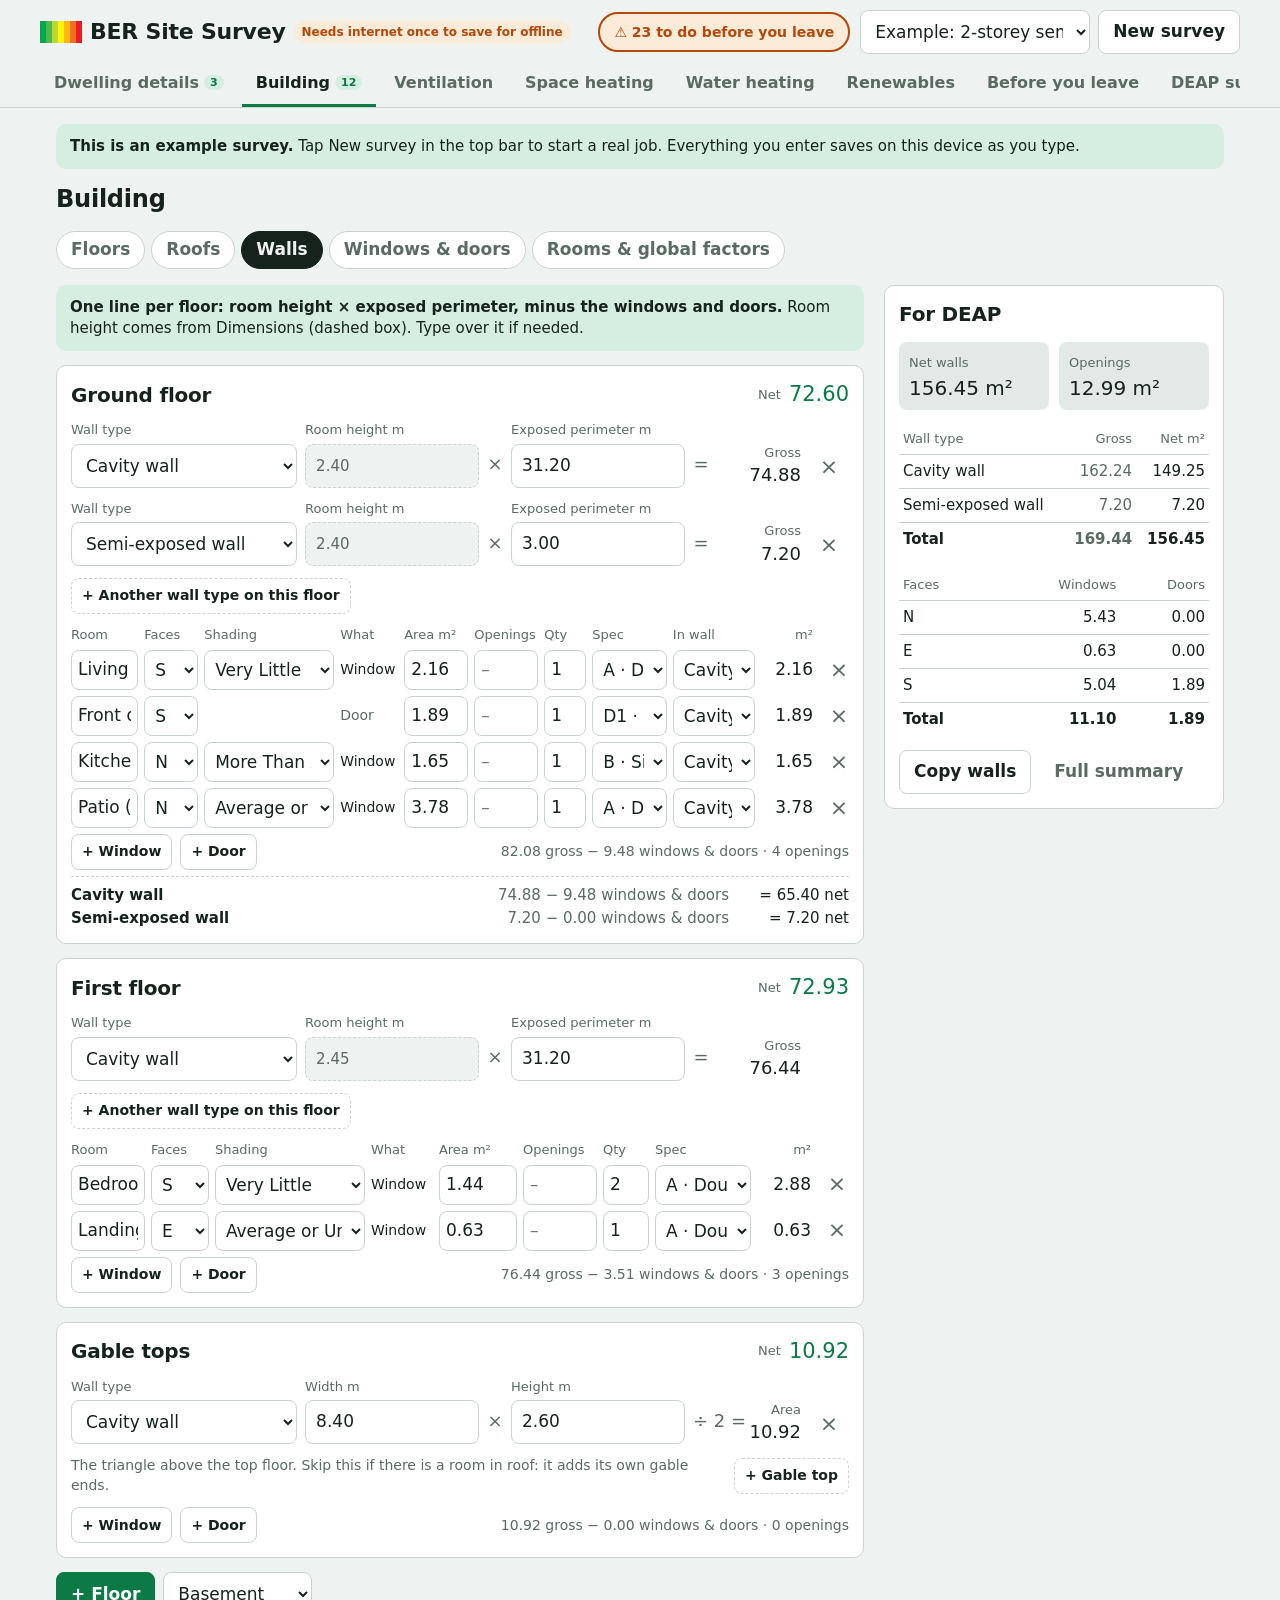
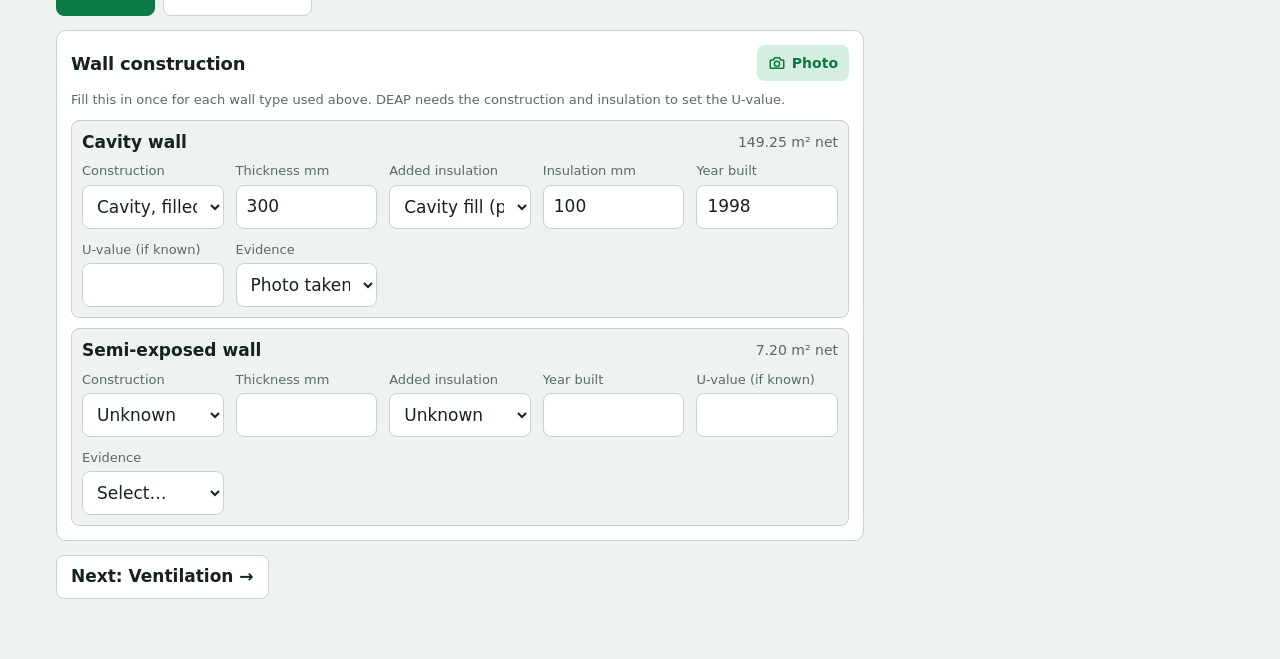
<file: index.html>
<!doctype html>
<html lang="en-IE">
<head>
<meta charset="utf-8">
<meta name="viewport" content="width=device-width, initial-scale=1, viewport-fit=cover">
<meta name="apple-mobile-web-app-capable" content="yes">
<meta name="mobile-web-app-capable" content="yes">
<meta name="apple-mobile-web-app-title" content="BER Survey">
<meta name="apple-mobile-web-app-status-bar-style" content="default">
<meta name="theme-color" content="#0b7a45">
<link rel="manifest" href="manifest.webmanifest">
<link rel="apple-touch-icon" href="apple-touch-icon.png">
<link rel="icon" href="icon-192.png">
<title>BER Site Survey</title>
<style>.offline-badge{font:600 12px/1 var(--f-body,system-ui);padding:5px 8px;border-radius:999px;white-space:nowrap}.offline-badge.ok{background:var(--accent-soft,#d6ede1);color:var(--accent,#0b7a45)}.offline-badge.wait{background:var(--warn-soft,#fdebd9);color:var(--warn,#b54708)}</style>
<style>:root{padding-top:env(safe-area-inset-top,0px);padding-bottom:env(safe-area-inset-bottom,0px)}body{margin:0}[hidden]{display:none!important}img{max-width:100%}</style>
<style>
/* Layout: sticky header + six DEAP section tabs; form groups in a two-up grid; walls column with a sticky DEAP totals panel beside it on iPad, stacked on phone */
:root{
  --bg:#eef2f0; --surface:#ffffff; --sunk:#e3e9e6; --line:#c9d3ce;
  --ink:#16231d; --muted:#5a6b63; --accent:#0b7a45; --accent-ink:#ffffff; --accent-soft:#d6ede1;
  --warn:#b54708; --warn-soft:#fdebd9; --danger:#b42318;
  --f-display:-apple-system,BlinkMacSystemFont,"SF Pro Display",system-ui,"Segoe UI",Roboto,sans-serif;
  --f-body:-apple-system,BlinkMacSystemFont,"SF Pro Text",system-ui,"Segoe UI",Roboto,sans-serif;
  --f-num:-apple-system,BlinkMacSystemFont,"SF Pro Text",system-ui,"Segoe UI",Roboto,sans-serif;
  --r:10px;
}
@media (prefers-color-scheme:dark){:root:not([data-theme="light"]){
  --bg:#101714; --surface:#18221d; --sunk:#0c120f; --line:#2c3a33;
  --ink:#e4ece8; --muted:#94a69d; --accent:#3cc47f; --accent-ink:#06170e; --accent-soft:#173828;
  --warn:#f59e4b; --warn-soft:#3a2413; --danger:#f0776b; color-scheme:dark}}
:root[data-theme="dark"]{
  --bg:#101714; --surface:#18221d; --sunk:#0c120f; --line:#2c3a33;
  --ink:#e4ece8; --muted:#94a69d; --accent:#3cc47f; --accent-ink:#06170e; --accent-soft:#173828;
  --warn:#f59e4b; --warn-soft:#3a2413; --danger:#f0776b; color-scheme:dark}
*{box-sizing:border-box}
body{background:var(--bg);color:var(--ink);font:17px/1.4 var(--f-body);-webkit-text-size-adjust:100%;-webkit-font-smoothing:antialiased}
.num,td.n,.v,.wnet,.fcalc{font-variant-numeric:tabular-nums}
button,input,select,textarea{font:inherit;color:inherit}
.num,input[inputmode=decimal],input[inputmode=numeric]{font-family:var(--f-num);font-variant-numeric:tabular-nums}
h1,h2,h3{font-family:var(--f-display);font-weight:700;margin:0;text-wrap:balance;letter-spacing:-.01em}
.label{font-family:var(--f-body);font-weight:500;font-size:13px;color:var(--muted)}

header.top{position:sticky;top:env(safe-area-inset-top,0px);z-index:5;background:var(--bg);border-bottom:1px solid var(--line);padding:10px 16px 0}
.top-row{display:flex;gap:10px;align-items:center;flex-wrap:wrap;max-width:1200px;margin:0 auto}
.brand{display:flex;align-items:center;gap:8px;margin-right:auto}
.bands{display:flex;height:22px}
.bands i{width:6px}
.brand h1{font-size:22px}
.survey-pick{display:flex;gap:8px;align-items:center}
.survey-pick select{max-width:230px}
@media (max-width:520px){.survey-pick{width:100%}.survey-pick select{flex:1;max-width:none}}
.tabs{display:flex;gap:4px;max-width:1200px;margin:8px auto 0;overflow-x:auto}
.tab{border:0;background:none;padding:10px 14px;font-family:var(--f-display);font-weight:600;font-size:16px;color:var(--muted);border-bottom:3px solid transparent;cursor:pointer;white-space:nowrap}
.tab[aria-selected=true]{color:var(--ink);border-bottom-color:var(--accent)}
.tab .soon{font-size:11px;color:var(--muted);margin-left:4px}

main{max-width:1200px;margin:0 auto;padding:16px 16px 60px}
.layout{display:grid;grid-template-columns:minmax(0,1fr) 340px;gap:20px;align-items:start}
@media (max-width:1100px){.layout{grid-template-columns:minmax(0,1fr)}}
.stack{display:flex;flex-direction:column;gap:14px;min-width:0}

input[type=text],input[type=date],input:not([type]),input[inputmode],select,textarea{background:var(--surface);border:1px solid var(--line);border-radius:8px;padding:9px 10px;min-height:44px;width:100%;min-width:0}
input:focus,select:focus,textarea:focus,button:focus-visible{outline:2px solid var(--accent);outline-offset:1px}
.btn{min-height:44px;padding:0 14px;border-radius:8px;border:1px solid var(--line);background:var(--surface);cursor:pointer;font-weight:600;white-space:nowrap}
.btn.primary{background:var(--accent);color:var(--accent-ink);border-color:var(--accent)}
.btn.ghost{background:none;border-color:transparent;color:var(--muted)}
.btn.danger{color:var(--danger)}
.btn.armed{background:var(--danger);color:#fff;border-color:var(--danger)}
.btn.small{min-height:36px;padding:0 10px;font-size:14px}

.intro{background:var(--accent-soft);border-radius:var(--r);padding:12px 14px;font-size:15px}
.intro b{font-weight:600}

.wall{background:var(--surface);border:1px solid var(--line);border-radius:var(--r);padding:14px;display:flex;flex-direction:column;gap:12px}
.wall-head{display:grid;grid-template-columns:76px minmax(0,1fr) 96px 96px;gap:10px;align-items:end}
.wall-head .span2{grid-column:span 2}
.wall-head .wtype{grid-column:1/4}
@media (max-width:520px){.wall-head{grid-template-columns:72px minmax(0,1fr) minmax(0,1fr)}.wall-head>.field:nth-child(2){grid-column:2/4}.wall-head .wtype{grid-column:1/3}}
.field{display:flex;flex-direction:column;gap:4px;min-width:0}
.seg{display:inline-flex;background:var(--sunk);border-radius:8px;padding:3px;gap:2px}
.seg button{border:0;background:none;padding:6px 12px;border-radius:6px;min-height:36px;cursor:pointer;font-weight:600;color:var(--muted)}
.seg button[aria-pressed=true]{background:var(--surface);color:var(--ink);box-shadow:0 1px 2px rgba(0,0,0,.15)}
.dirsel{font-weight:700;font-size:17px;text-align:center;background:var(--accent-soft)!important;border-color:var(--accent)!important}
input.auto::placeholder{color:var(--muted);font-size:15px}
input.auto{border-style:dashed;background:var(--bg)}
.wnetbox{display:flex;flex-direction:column;align-items:flex-end;justify-content:flex-end;min-height:44px}
.wnet{font-family:var(--f-num);font-size:21px;color:var(--accent)}
.wall.floor{gap:12px}
.fline{display:grid;grid-template-columns:minmax(0,1.3fr) minmax(0,1fr) 16px minmax(0,1fr) 16px 84px 40px;gap:8px;align-items:end}
.fline.old{grid-template-columns:minmax(0,1fr) 72px minmax(0,1.2fr) minmax(0,.8fr) 16px minmax(0,.8fr) 16px 84px 40px}
.sym{align-self:end;padding-bottom:11px;color:var(--muted);text-align:center;font-size:18px;white-space:nowrap}
.gross{display:flex;flex-direction:column;justify-content:flex-end;align-items:flex-end;min-height:44px}
.gross .v{font-family:var(--f-num);font-size:18px}
.xsp{width:40px}
.btn.dashed{border-style:dashed}
.ftbl{display:flex;flex-direction:column;gap:6px}
#rirSec{scroll-margin-top:200px}
.oprow{display:grid;grid-template-columns:minmax(0,1fr) 58px 150px 62px 78px 74px 46px minmax(0,1.3fr) 54px 32px;gap:6px;align-items:center}
.oprow.inw{grid-template-columns:minmax(0,.9fr) 54px 130px 58px 64px 64px 42px minmax(0,1fr) minmax(0,1.1fr) 52px 30px}
.bytype{display:flex;flex-direction:column;gap:2px;border-top:1px dashed var(--line);padding-top:8px}
.btrow{display:grid;grid-template-columns:minmax(0,1fr) auto 110px;gap:10px;align-items:baseline;font-size:15px}
.btrow .btname{font-weight:600;overflow:hidden;text-overflow:ellipsis;white-space:nowrap}
.btrow .num:last-child{text-align:right}
.btrow.bad .num:last-child{color:var(--danger);font-weight:600}
.oprow select,.oprow input{min-height:40px;padding:6px 6px}
.oph{font-family:var(--f-body);font-weight:500;font-size:13px;color:var(--muted)}
.oprow .r{text-align:right}
.kind{font-size:14px}.kind.door{color:var(--muted)}
@media (max-width:640px){
  .fline,.fline.old{grid-template-columns:1fr 1fr;row-gap:6px}.fline .sym{display:none}.fline .xsp{display:none}
  .oprow,.oprow.inw{grid-template-columns:64px 1fr 1fr 40px;padding:8px;background:var(--bg);border-radius:8px}.oprow>input:first-child{grid-column:1/-1}.oph{display:none}
}
.wrow{display:grid;grid-template-columns:52px minmax(0,1fr) auto 84px;gap:12px;align-items:center;padding:10px 14px}
.wrow .dir{min-height:44px;display:flex;align-items:center;justify-content:center;border-radius:8px;background:var(--accent-soft);font-weight:700;font-size:17px}
.wrow-m{display:flex;flex-direction:column;gap:6px;min-width:0}
.wrow .wnet{text-align:right}
.chips{display:flex;flex-wrap:wrap;gap:8px;align-items:center}
.chip{display:inline-flex;gap:6px;align-items:center;min-height:36px;padding:0 10px;border-radius:18px;background:var(--sunk);font-size:14px;border:0;color:inherit;cursor:pointer}
span.chip{min-height:28px;cursor:default;font-size:13px}
.code{background:var(--accent);color:var(--accent-ink);border-radius:4px;padding:0 6px;font-size:12px;font-weight:700}
.code.door{background:var(--muted);color:var(--surface)}
.code.big{font-size:18px;padding:2px 10px;border-radius:6px}
.oppanel{background:var(--bg);border:1px solid var(--line);border-radius:var(--r);padding:12px;display:flex;flex-direction:column;gap:12px}
.oppanel h4{margin:0;font-family:var(--f-display);font-size:17px}
.opgrid{display:grid;grid-template-columns:repeat(4,minmax(0,1fr));gap:10px}
@media (max-width:520px){.opgrid{grid-template-columns:1fr 1fr}}
.tchips{display:flex;flex-wrap:wrap;gap:6px}
.tchip{min-height:44px;padding:0 12px;border-radius:8px;border:1px solid var(--line);background:var(--surface);font-weight:600;font-size:15px;cursor:pointer}
.tchip[aria-pressed=true]{border:2px solid var(--accent);background:var(--accent-soft)}
.tchip.add{border-style:dashed;color:var(--muted);font-weight:400}
.otype{background:var(--surface)}
.rir{background:var(--surface)}
.rir-in{grid-template-columns:repeat(auto-fill,minmax(150px,1fr))!important}
input.calc{border:1px dashed var(--accent);background:var(--accent-soft)}
input.calc::placeholder{color:var(--accent);opacity:.9}
.label.calc{color:var(--accent)}
.rir-ins{display:grid;grid-template-columns:130px repeat(4,minmax(110px,1fr));gap:8px 10px;align-items:center;min-width:560px}
.sr{position:absolute;width:1px;height:1px;overflow:hidden;clip:rect(0 0 0 0);white-space:nowrap}
.x{min-height:40px;width:40px;border:0;background:none;color:var(--muted);font-size:22px;cursor:pointer;border-radius:8px}

.wall-foot{display:flex;align-items:center;gap:10px;flex-wrap:wrap;border-top:1px dashed var(--line);padding-top:12px}
.warn{background:var(--warn-soft);color:var(--warn);padding:6px 10px;border-radius:8px;font-size:14px}

aside.panel{position:sticky;top:calc(env(safe-area-inset-top,0px) + 110px);background:var(--surface);border:1px solid var(--line);border-radius:var(--r);padding:14px;display:flex;flex-direction:column;gap:14px}
@media (max-width:1100px){aside.panel{position:static}}
.totals{display:grid;grid-template-columns:1fr 1fr;gap:10px}
.totals div{background:var(--sunk);border-radius:8px;padding:8px 10px}
.totals .v{font-family:var(--f-num);font-size:20px;display:block}
.tbl-wrap{overflow-x:auto}
table{border-collapse:collapse;width:100%;font-size:15px}
th,td{text-align:left;padding:6px 4px;border-bottom:1px solid var(--line)}
th{font-family:var(--f-body);font-weight:500;font-size:13px;color:var(--muted)}
td.n,th.n{text-align:right;font-family:var(--f-num);font-variant-numeric:tabular-nums}
tr.tot td{font-weight:600;border-bottom:0}
.muted{color:var(--muted)}
.row{display:flex;gap:8px;flex-wrap:wrap;align-items:center}
.types{display:flex;flex-direction:column;gap:6px}
.types .row input{flex:1}
.note{font-size:14px;color:var(--muted)}
.pk-back{position:fixed;inset:0;background:rgba(0,0,0,.35);z-index:20;display:flex;align-items:center;justify-content:center;padding:16px}
.pk-sheet{background:var(--surface);color:var(--ink);border-radius:12px;width:100%;max-width:420px;max-height:80vh;display:flex;flex-direction:column;box-shadow:0 10px 40px rgba(0,0,0,.3)}
.pk-head{padding:14px 16px;font-weight:700;border-bottom:1px solid var(--line);display:flex;justify-content:space-between;align-items:center;gap:10px}
.pk-list{overflow-y:auto;-webkit-overflow-scrolling:touch}
.pk-opt{display:flex;justify-content:space-between;width:100%;text-align:left;min-height:48px;padding:0 16px;border:0;border-bottom:1px solid var(--line);background:none;cursor:pointer;font-size:17px}
.pk-opt.on{color:var(--accent);font-weight:700}
.pk-opt:disabled{color:var(--muted)}
.toast{position:fixed;left:50%;bottom:calc(20px + env(safe-area-inset-bottom,0px));transform:translateX(-50%);background:var(--ink);color:var(--bg);padding:10px 16px;border-radius:8px;font-weight:600;z-index:10}
.card{background:var(--surface);border:1px solid var(--line);border-radius:var(--r);padding:16px;display:flex;flex-direction:column;gap:10px;max-width:760px}
textarea{min-height:140px;font-family:var(--f-num);font-size:13px}
@media (prefers-reduced-motion:no-preference){.wall{transition:border-color .2s}}
.tab .cnt{font-family:var(--f-num);font-size:11px;background:var(--accent-soft);color:var(--accent);border-radius:9px;padding:1px 6px;margin-left:5px;vertical-align:2px}
.xfer summary{cursor:pointer;min-height:28px}
.subnav{display:flex;gap:6px;overflow-x:auto;padding-bottom:2px}
.subnav button{border:1px solid var(--line);background:var(--surface);border-radius:20px;padding:0 14px;min-height:38px;font-weight:600;cursor:pointer;white-space:nowrap;color:var(--muted)}
.subnav button[aria-pressed=true]{background:var(--ink);color:var(--bg);border-color:var(--ink)}
.group{background:var(--surface);border:1px solid var(--line);border-radius:var(--r);padding:14px;display:flex;flex-direction:column;gap:10px;min-width:0}
.group h3{font-size:18px}
.grid{display:grid;grid-template-columns:repeat(auto-fill,minmax(190px,1fr));gap:12px;align-items:start}
.grid .wide{grid-column:1/-1}
.seg.yn button{min-width:56px}
.multi{display:flex;flex-wrap:wrap;gap:6px}
.multi label{display:flex;align-items:center;gap:8px;border:1px solid var(--line);border-radius:8px;padding:0 12px;min-height:44px;cursor:pointer;background:var(--surface)}
.multi input{width:20px;height:20px;accent-color:var(--accent)}
.lrow{border:1px solid var(--line);border-radius:8px;padding:10px;display:flex;flex-direction:column;gap:8px;background:var(--bg)}
.lrow .grid{grid-template-columns:repeat(auto-fill,minmax(140px,1fr));align-items:end}
.lrow-h{display:flex;align-items:center;justify-content:space-between}
.fcalc{background:var(--accent-soft);border-radius:8px;padding:10px 12px;font-family:var(--f-num);font-size:15px}
.hint{font-size:13px;color:var(--muted)}
.report{background:var(--surface);border:1px solid var(--line);border-radius:var(--r);padding:20px;display:flex;flex-direction:column;gap:6px;min-width:0}
.rhead h2{font-size:26px;margin-bottom:6px}
.rsec{display:flex;flex-direction:column;gap:8px;padding-top:14px;min-width:0}
.rsec h3{font-size:21px;border-bottom:2px solid var(--accent);padding-bottom:4px}
.rsec h4{font-family:var(--f-display);font-size:16px;font-weight:600;color:var(--accent);margin:6px 0 0}
.rkv{display:grid;grid-template-columns:minmax(0,200px) minmax(0,1fr);gap:4px 18px;margin:0}
.rkv dt{color:var(--muted)}.rkv dd{margin:0;font-weight:600;min-width:0;overflow-wrap:anywhere}
.rcap{font-weight:600;margin-top:4px}
.rpart{display:flex;flex-direction:column;gap:4px;min-width:0}
.rtbl{font-size:14px;width:auto;min-width:min(100%,420px)}.rtbl td,.rtbl th{padding:5px 8px;white-space:nowrap}
.rtbl tbody tr:nth-child(even){background:var(--sunk)}
.rnone{margin:0;color:var(--muted);font-style:italic}
.checks{background:var(--surface);border:1px solid var(--line);border-radius:var(--r);padding:16px;display:flex;flex-direction:column;gap:10px}
.chip{font-weight:600;font-size:14px;padding:4px 10px;border-radius:14px}
.chip.ok{background:var(--accent-soft);color:var(--accent)}.chip.bad{background:var(--warn-soft);color:var(--warn)}
.chk-list{list-style:none;margin:0;padding:0;display:flex;flex-direction:column}
.chk-list li{display:flex;align-items:center;gap:10px;padding:8px 0;border-top:1px solid var(--line)}
.chk-list .dot{width:10px;height:10px;border-radius:50%;flex:none;background:var(--danger)}
.chk-list li.check .dot{background:var(--warn)}
.leave-badge{font:700 14px/1 var(--f-body,system-ui);padding:9px 14px;border-radius:999px;white-space:nowrap;cursor:pointer;border:2px solid transparent;min-height:40px}
.leave-badge.w{background:var(--warn-soft);color:var(--warn);border-color:var(--warn)}.leave-badge.ok{background:var(--accent-soft);color:var(--accent)}
.lv-grp{display:flex;align-items:center;gap:8px;margin-top:8px;font-weight:800;font-size:14px;letter-spacing:.04em;text-transform:uppercase}
.lv-grp .dot{width:10px;height:10px;border-radius:50%}
.lv-grp.site{color:var(--danger)}.lv-grp.site .dot{background:var(--danger)}
.lv-grp.desk{color:var(--muted)}.lv-grp.desk .dot,.chk-list li.desk .dot{background:var(--muted)}
.lv-grp.noted{color:var(--accent)}.lv-grp.noted .dot,.chk-list li.noted .dot{background:var(--accent)}
.leave .why{font-size:12px;font-weight:600;color:var(--warn);background:var(--warn-soft);border-radius:6px;padding:2px 7px;margin-left:6px;white-space:nowrap}
.leave .chk-list li{flex-wrap:wrap}.leave .chk-list .ct{flex:1 1 220px}
.btn.cam{background:var(--accent-soft);color:var(--accent);border-color:var(--accent)}.btn.muted-b{color:var(--muted)}
.lv-big{display:block;width:100%;margin-top:10px;padding:16px;border-radius:12px;font:800 18px/1.2 var(--f-body,system-ui);text-align:center;border:2px solid var(--line);background:var(--surface);color:var(--ink)}
.lv-big.go{background:var(--accent);border-color:var(--accent);color:#fff;cursor:pointer}
.chk-list .ct{flex:1;min-width:0;display:flex;flex-direction:column}
.chk-list .cs{font-size:13px;color:var(--muted)}
.imgs{display:grid;grid-template-columns:repeat(auto-fill,minmax(220px,1fr));gap:12px}
.img{margin:0;display:flex;flex-direction:column;gap:6px;min-width:0}
.img img{width:100%;max-width:100%;border:1px solid var(--line);border-radius:8px;background:#fff}
.img figcaption{font-weight:600;font-size:14px}
.camhd{display:flex;align-items:center;justify-content:space-between;gap:12px}
.camhd h3{margin:0}
.btn.camb{display:inline-flex;align-items:center;gap:6px;color:var(--accent);background:var(--accent-soft);border-color:transparent;flex:none}
.pstrip{display:flex;gap:10px;flex-wrap:wrap}
.pfig{margin:0;width:112px;display:flex;flex-direction:column;gap:2px}
.pfig .pth{padding:0;border:1px solid var(--line);border-radius:8px;overflow:hidden;width:112px;height:96px;background:#fff;cursor:pointer;display:block}
.pfig .pth img{width:100%;height:100%;object-fit:cover;display:block}
.pfig input{border:0;border-bottom:1px solid transparent;border-radius:0;background:none;padding:2px 0;min-height:0;font-size:13px;color:var(--muted);width:100%;text-overflow:ellipsis}
.pfig input:focus{border-bottom-color:var(--accent);color:var(--ink);outline:none}
.prow{display:grid;grid-template-columns:170px 1fr;gap:12px;padding:12px 0;border-top:1px solid var(--line)}
.prow:first-child{border-top:0}
.prow .sn{font-weight:600;font-size:15px}.prow .sn small{display:block;font-weight:400;color:var(--muted);font-size:13px}
@media (max-width:560px){.prow{grid-template-columns:1fr}}
.pview{position:fixed;inset:0;z-index:50;background:rgba(0,0,0,.82);display:flex;flex-direction:column;align-items:center;justify-content:center;gap:12px;padding:20px}
.pview img{max-width:100%;max-height:calc(100% - 120px);border-radius:8px;background:#fff}
.pview .cap{color:#fff;font-weight:600;text-align:center}
.two{display:grid;grid-template-columns:repeat(auto-fit,minmax(min(100%,420px),1fr));gap:14px;align-items:start}
.ent-top{display:flex;gap:10px;align-items:center;flex-wrap:wrap}
.ent-top h2{font-size:22px;margin-right:auto}
.prog{height:8px;background:var(--sunk);border-radius:4px;overflow:hidden;width:100%}
.prog i{display:block;height:100%;background:var(--accent)}
.subnav .left{font-family:var(--f-num);font-size:12px;margin-left:6px;opacity:.75}
.subnav button.alldone{color:var(--accent)}
.ents{background:var(--surface);border:1px solid var(--line);border-radius:var(--r);overflow:hidden}
.ent{display:grid;grid-template-columns:52px minmax(0,220px) minmax(0,1fr);gap:4px 12px;align-items:center;padding:8px 12px 8px 4px;border-bottom:1px solid var(--line)}
.ent:last-child{border-bottom:0}
.ent-cap{padding:12px 14px 6px;font-family:var(--f-display);font-weight:600;font-size:17px;border-bottom:1px solid var(--line);background:var(--sunk)}
.ent-k{color:var(--muted);min-width:0;overflow-wrap:anywhere}
.ent-v{display:flex;flex-wrap:wrap;gap:6px;min-width:0}
.ent.done .ent-k,.ent.done .cp{opacity:.45}
.ent.done .cp b{text-decoration:line-through}
.ent.info{grid-template-columns:52px minmax(0,220px) minmax(0,1fr);background:var(--sunk)}
.tick{width:44px;height:44px;border-radius:10px;border:2px solid var(--line);background:var(--surface);cursor:pointer;font-size:22px;line-height:1;color:var(--accent-ink);justify-self:center}
.tick[aria-checked=true]{background:var(--accent);border-color:var(--accent)}
.cp{display:inline-flex;flex-direction:column;align-items:flex-start;gap:0;text-align:left;border:1px solid var(--line);background:var(--bg);border-radius:8px;padding:5px 10px;min-height:44px;justify-content:center;cursor:pointer;max-width:100%}
.cp b{font-weight:600;overflow-wrap:anywhere;white-space:pre-wrap}
.cp .label{font-size:11px}
.cp:active{background:var(--accent-soft)}
@media (max-width:600px){.ent{grid-template-columns:52px minmax(0,1fr)}.ent-v{grid-column:2}}
</style>

<header class="top">
  <div class="top-row">
    <div class="brand">
      <div class="bands" aria-hidden="true"><i style="background:#00a651"></i><i style="background:#50b848"></i><i style="background:#bed630"></i><i style="background:#fff200"></i><i style="background:#fdb913"></i><i style="background:#f37021"></i><i style="background:#ed1c24"></i></div>
      <h1>BER Site Survey</h1>
      <span class="offline-badge" id="offlineBadge" hidden></span>
    </div>
    <button class="leave-badge" id="leaveBadge" hidden></button>
    <div class="survey-pick">
      <select id="surveySel" aria-label="Current survey"></select>
      <button class="btn" id="newSurvey">New survey</button>
    </div>
  </div>
  <nav class="tabs" role="tablist" id="tabs"></nav>
</header>

<main id="main"></main>
<div class="toast" id="toast" hidden></div>

<script>
(function(){
const KEY='ber-survey-v1';
const ORIENTS=['N','NE','E','SE','S','SW','W','NW'];
const DEFAULT_TYPES=['Cavity wall','Solid wall','Timber frame','Hollow block','Semi-exposed wall','Unknown'];
// ---- DEAP survey schema ----
const YN={type:'yn'};
const OVERSHADE=['None or very little','Modest','Significant','Heavy'];
// window overshading in DEAP's own words, set on each window
const WIN_SHADE=['Very Little','Average or Unknown','More Than Average','Heavy'];
const OLD_SHADE={'None or very little':'Very Little','Modest':'Average or Unknown','Significant':'More Than Average','Heavy':'Heavy'};
const opShade=o=>o.kind==='door'?'':o.shade||'';
const FUELS=['Heating oil','Mains gas','Bulk LPG','Bottled LPG','Electricity','Wood pellets (bags)','Wood pellets (bulk)','Wood logs','Wood chips','Coal','Anthracite','Smokeless fuel','Solid multi-fuel','Peat briquettes','Sod peat','None'];
const F=(id,label,o)=>Object.assign({id,label,type:'text'},o||{});
const N=(id,label,o)=>F(id,label,Object.assign({type:'num'},o));
const S_=(id,label,options,o)=>F(id,label,Object.assign({type:'select',options},o));
const B=(id,label,o)=>F(id,label,Object.assign({type:'yn'},o));
const NOTES=id=>({title:'Notes',fields:[F(id||'notes','Notes',{type:'textarea',wide:1})]});
const is=(k,...v)=>d=>v.includes(d[k]);

const EVID=['Measured on site','Photo taken','Receipt / cert','Homeowner info','Assumed / default'];
const WALL_FIELDS=[
  S_('cons','Construction',['Unknown','Cavity, unfilled','Cavity, filled','Solid masonry','Hollow block','Stone','Timber frame','Steel frame','Other']),
  N('thick','Thickness mm',{int:1}),
  S_('ins','Added insulation',['Unknown','None','Cavity fill (pumped bead / fibre)','Internal dry-lining','External insulation','Built-in insulation (new build)']),
  N('insmm','Insulation mm',{int:1,show:d=>d.ins&&d.ins!=='None'&&d.ins!=='Unknown'}),
  F('year','Year built'),N('u','U-value (if known)'),S_('ev','Evidence',EVID)];

const WIN_FIELDS=[
  S_('glazing','Glazing type',['Single','Double','Double low-E','Triple','Triple low-E','Secondary glazing']),
  S_('frame','Frame',['PVC','Wood','Metal','Metal with thermal break','Composite']),
  S_('gap','Gap',['6 mm','12 mm','16 mm or more'],{show:d=>d.glazing!=='Single'}),S_('fill','Gas fill',['Air','Argon','Unknown'],{show:d=>d.glazing!=='Single'}),
  N('win_u','U-value (if certified)'),S_('win_u_src','U-value evidence',['Cert / datasheet on file','Label seen on window','None, use DEAP default']),F('win_year','Year installed')];
const DOOR_FIELDS=[S_('doortype','Door type',['Solid wood','Half glazed','Fully glazed','PVC','Composite','Insulated steel']),N('door_u','U-value (if certified)'),S_('door_u_src','U-value evidence',['Cert / datasheet on file','None, use DEAP default'])];
// Tab and field order follow the DEAP software tabs as listed in SEAI's DEAP Survey Guide
const PART=S_('part','Part of house',['Original','Extension 1','Extension 2','Extension 3']);
const SECTIONS=[
  {id:'details',name:'Dwelling details',groups:[
    {title:'Property',fields:[
      N('mprn','MPRN',{int:1}),
      F('_name','Property address',{wide:1}),
      F('eircode','Eircode'),F('county','County'),
      S_('dtype','Dwelling type',['Ground-floor apartment','Mid-floor apartment','Top-floor apartment','End of terrace house','Mid-terrace house','Semi-detached house','Detached house','Maisonette','Basement apartment']),
      N('year','Dwelling age (year built)',{int:1}),
      B('ext','Is there an extension?'),F('extyear','Extension age (year built)',{show:is('ext','Yes'),hint:'List each in order, e.g. 2018, 2026. Roofs and floors marked Extension 1 get the first year in DEAP, Extension 2 the second.'}),
      N('storeys','No. of storeys',{int:1}),N('rooms','No. of habitable rooms',{int:1})]},
    {title:'Rating',fields:[
      S_('purpose','Purpose of rating',['Sale','Letting','Grant support','New dwelling for owner occupation','Other']),
      S_('rtype','Type of rating',['Existing','Provisional','New final']),
      F('date','Date of survey',{type:'date'}),F('client','Client'),F('client_tel','Client phone'),
      F('planning','Planning ref (new dwellings)')]},
    {title:'Sketches & photos',custom:'images'},
    {title:'Comment box',fields:[F('notes','Comments',{type:'textarea',wide:1})]}]},
  {id:'building',name:'Building',subs:[
    {id:'dims',name:'Floors',groups:[
      {title:'Storey heights and floor areas',hint:'Internal dimensions per storey. Room height is floor to ceiling. Enter room in roof as its own storey.',fields:[
        F('storeys','Storeys',{type:'list',add:'+ Storey',cols:[S_('level','Level',['Ground floor','First floor','Second floor','Third floor','Room in roof','Basement']),N('area','Floor area m²'),N('height','Storey height m')]}),
        F('_c','',{type:'calc',calc:'dims'})]},
      {title:'Living area',fields:[N('living','Living area m²',{hint:'Largest public room plus any open-plan space'}),F('_c2','',{type:'calc',calc:'livingFrac'})]},
      {title:'Heat loss floors',fields:[
        F('floors','Heat loss floors',{type:'list',add:'+ Heat loss floor',cols:[
          PART,S_('type','Floor type',['Solid ground floor','Suspended timber','Suspended concrete','Exposed floor (over outside air)','Semi-exposed (over garage)']),
          N('area','Area m²'),N('perim','Exposed perimeter m'),N('ins','Insulation mm'),N('u','U-value (if known)'),S_('ev','Evidence',EVID)]})]},
      NOTES()]},
    {id:'roofs',name:'Roofs',groups:[
      {title:'Heat loss roofs',fields:[
        F('roofs','Roofs',{type:'list',add:'+ Roof',cols:[
          PART,S_('type','Roof type',['Pitched, insulated at joists','Pitched, insulated at rafters','Flat roof','Room in roof'],{onpick:rirPick}),
          S_('attic','Attic space',['Ventilated','Unventilated','No attic']),
          N('area','Area m²'),N('ins','Insulation mm'),S_('mat','Insulation type',['Mineral wool','PIR / PUR board','EPS','Sheep wool','Unknown']),N('u','U-value (if known)'),S_('ev','Evidence',EVID)]})]},
      {title:'Room in roof',custom:'rir'},
      NOTES()]},
    {id:'walls',name:'Walls',walls:true},
    {id:'openings',name:'Windows & doors',groups:[
      {title:'Window types',custom:'wintypes'},
      {title:'Door types',custom:'doortypes'},
      {title:'Windows/doors draught stripping',fields:[
        N('op_total','Total openings',{int:1,phFn:()=>'('+wallOpCount()+' on walls)',hint:'Leave blank to use the openings from your walls'}),
        N('op_strip','Openings draught stripped',{int:1}),
        F('_c','',{type:'calc',calc:'drstrip'})]},
      {title:'What DEAP gets',custom:'deaplines'},
      {title:'Roof lights',fields:[
        F('rooflights','Roof lights',{type:'list',add:'+ Roof light',cols:[N('w','Width m'),N('h','Height m'),N('qty','Qty',{int:1}),S_('orient','Faces',['Horizontal'].concat(ORIENTS)),N('pitch','Pitch °')]})]},
      NOTES()]},
    {id:'fabric',name:'Rooms & global factors',groups:[
      {title:'Thermal bridging',fields:[
        S_('tb','Thermal bridging factor',['Default 0.15','Acceptable Construction Details 0.08','Calculated value']),
        N('y','y-value W/m²K',{show:is('tb','Calculated value')})]},
      {title:'Thermal mass',fields:[S_('mass','Thermal mass category',['Low','Medium-low','Medium','Medium-high','High'])]},
      NOTES()]}
  ]},
  {id:'vent',name:'Ventilation',groups:[
    {title:'Infiltration due to openings',fields:[
      N('chimneys','Chimneys',{int:1}),N('flues','Open flues',{int:1}),N('fans','Intermittent fans',{int:1}),
      N('vents','Background / passive vents',{int:1}),N('flueless','Flueless combustion room heaters',{int:1}),
      B('lobby','Draught lobby')]},
    {title:'Structural air tightness',fields:[
      B('tested','Pressure test done'),
      N('q50','Result m³/(h·m²) at 50 Pa',{show:is('tested','Yes')}),F('testcert','Test cert ref',{show:is('tested','Yes')}),
      S_('structure','Structure type',['Masonry','Timber frame or steel frame'],{show:d=>d.tested!=='Yes'}),
      S_('susfloor','Ground floor',['Solid','Suspended, sealed','Suspended, unsealed'],{show:d=>d.tested!=='Yes'}),
      N('hatches','Attic hatches',{int:1,show:d=>d.tested!=='Yes'}),N('hatches_ds','Attic hatches draught stripped',{int:1,show:d=>d.tested!=='Yes'}),
      S_('sheltered','Sheltered sides',['0','1','2','3','4'])]},
    {title:'Ventilation method',fields:[
      S_('mech','Ventilation method',['Natural ventilation','Positive input from loft','Positive input from outside','Whole-house extract','Balanced, with heat recovery (MVHR)','Balanced, no heat recovery']),
      F('mv_model','Make & model',{show:d=>d.mech&&d.mech!=='Natural ventilation'}),
      N('sfp','Specific fan power W/(l/s)',{show:d=>d.mech&&d.mech!=='Natural ventilation'}),
      N('hre','Heat recovery efficiency %',{show:is('mech','Balanced, with heat recovery (MVHR)')}),
      S_('ducts','Ducting',['Rigid','Flexible','Rigid and flexible'],{show:d=>d.mech&&d.mech!=='Natural ventilation'}),
      S_('ductins','Ducts insulated',['Yes','No','Not applicable'],{show:is('mech','Balanced, with heat recovery (MVHR)')})]},
    NOTES()]},
  {id:'heat',name:'Space heating',groups:[
    {title:'Main space and water heating system',fields:[
      S_('src','Heat source',['Oil boiler','Gas boiler','LPG boiler','Solid fuel boiler','Biomass boiler','Heat pump, air to water','Heat pump, ground to water','Heat pump, exhaust air','Electric storage heaters','Direct electric heaters','Solid fuel stove with back boiler','Range cooker boiler','Group heating scheme','District heating scheme','CHP','None']),
      S_('fuel','Fuel',FUELS),F('make','Make & model',{hint:'For HARP database lookup'}),
      N('eff','Efficiency % / SPF'),S_('eff_src','Efficiency evidence',['HARP database','Manufacturer datasheet','Commissioning cert','DEAP default']),F('harp','HARP reference'),F('hyear','Year installed'),
      B('cond','Condensing',{show:d=>/boiler/i.test(d.src||'')}),
      S_('flue','Flue type',['Open','Balanced','Fan assisted'],{show:d=>/boiler/i.test(d.src||'')}),
      B('inside','Boiler in heated space',{show:d=>/boiler/i.test(d.src||'')}),
      N('flow','Design flow temp °C',{show:d=>/heat pump/i.test(d.src||'')}),
      N('dlf','Distribution loss factor',{show:is('src','Group heating scheme','District heating scheme')})]},
    {title:'Controls and responsiveness',fields:[
      S_('emit','Heat emitters',['Radiators','Underfloor heating','Radiators and underfloor','Fan coil units','Storage heaters','Room heaters','Warm air']),
      F('controls','Controls present',{type:'multi',wide:1,options:['Programmer','Time switch','Room thermostat','Programmable room thermostat','Cylinder thermostat','TRVs','Boiler interlock','Time and temperature zone control','Weather compensator','Load compensator','Delayed start thermostat','Flow switch','Bypass','Boiler energy manager']})]},
    {title:'Pumps and fans',fields:[
      B('pump','Central heating pump'),B('pump_in','Pump in heated space',{show:is('pump','Yes')}),
      B('oilpump_in','Oil boiler fuel pump inside',{show:is('fuel','Heating oil')}),
      B('fluefan','Gas boiler flue fan',{show:d=>/Mains gas|LPG/.test(d.fuel||'')}),
      B('warmair','Warm air heating or fan coil radiators')]},
    {title:'Secondary heating system',fields:[
      S_('sec','Secondary system',['None','Open fire in grate','Open fire with back boiler','Closed room heater','Gas fire','Electric heater','Flueless gas heater','Other']),
      S_('secfuel','Fuel',FUELS,{show:d=>d.sec&&d.sec!=='None'}),N('seceff','Efficiency %',{show:d=>d.sec&&d.sec!=='None'})]},
    NOTES()]},
  {id:'water',name:'Water heating',groups:[
    {title:'Options',fields:[
      S_('src','Water heat source',['Same as main space heating','Secondary heating system','Electric immersion only','Instantaneous electric','Heat pump','Group heating scheme','Other']),
      B('combi','Combi boiler'),
      B('distloss','Distribution losses'),B('storeloss','Storage losses'),
      B('summer_imm','Supplementary electric water heating in summer'),
      S_('imm','Immersion',['None','Single','Dual'])]},
    {title:'Storage',fields:[
      B('cyl','Hot water cylinder'),
      N('vol','Water storage volume L',{show:is('cyl','Yes')}),
      S_('cylins','Insulation type',['Factory insulated','Loose jacket','None'],{show:is('cyl','Yes')}),
      N('cylmm','Insulation thickness mm',{show:is('cyl','Yes')}),
      B('indoors','Storage indoors',{show:is('cyl','Yes')}),
      B('cylstat','Cylinder thermostat',{show:is('cyl','Yes')}),
      S_('primins','Primary pipework insulated',['None','First 1 m from cylinder','All accessible pipework','Fully insulated'],{show:is('cyl','Yes')}),
      S_('primcirc','Primary circuit',['Pumped','Gravity'],{show:is('cyl','Yes')}),
      B('septime','Water separately timed',{show:is('cyl','Yes')})]},
    {title:'Showers and baths',fields:[
      F('showers','Showers',{type:'list',add:'+ Shower',cols:[S_('type','Shower type',['Vented mixer','Electric','Pumped / power','Mains pressure mixer']),N('flow','Flow l/min'),S_('restrict','Flow restrictor',['No','Yes']),S_('wwhr','WWHR',['No','Yes'])]}),
      N('baths','Baths',{int:1})]},
    {title:'Solar',fields:[
      B('solar','Solar thermal panels'),
      S_('coll','Collector type',['Flat plate','Evacuated tube'],{show:is('solar','Yes')}),
      N('aper','Aperture area m²',{show:is('solar','Yes')}),
      N('eta0','Zero loss collector efficiency',{show:is('solar','Yes')}),N('a1','Collector heat loss coefficient',{show:is('solar','Yes')}),
      S_('sorient','Orientation',ORIENTS,{show:is('solar','Yes')}),N('spitch','Tilt °',{show:is('solar','Yes')}),
      S_('sshade','Overshading',OVERSHADE,{show:is('solar','Yes')}),
      N('svol','Dedicated solar storage L',{show:is('solar','Yes')}),F('smodel','Make & model',{show:is('solar','Yes')})]},
    NOTES()]},
  {id:'gen',name:'Renewables',groups:[
    {title:'Solar PV',fields:[
      F('pv','PV arrays',{type:'list',add:'+ PV array',cols:[N('panels','Number of panels',{int:1}),N('wp','Peak power per panel W'),N('kwp','Array peak power kWp'),S_('orient','Orientation',ORIENTS),N('pitch','Tilt °'),S_('shade','Overshading',OVERSHADE),S_('ev','Evidence',['Cert / commissioning report','Panel label','Estimated'])]}),
      N('battery','Battery kWh'),F('pvmodel','Panels / inverter make')]},
    {title:'Wind',fields:[B('wind','Wind turbine'),N('windkw','Rated output kW',{show:is('wind','Yes')}),N('hub','Hub height m',{show:is('wind','Yes')})]},
    {title:'Micro-CHP',fields:[B('chp','Micro-CHP'),F('chpmodel','Make & model',{show:is('chp','Yes')}),N('chpeff','Electrical efficiency %',{show:is('chp','Yes')})]},
    NOTES()]},
  {id:'leave',name:'Before you leave',util:true},
  {id:'summary',name:'DEAP summary',util:true},
  {id:'entry',name:'Enter in DEAP',util:true},
  {id:'backup',name:'Backup',util:true}
];
const BSUBS=SECTIONS[1].subs;
const uid=()=>Math.random().toString(36).slice(2,9);
const n=v=>{const x=parseFloat(String(v).replace(',','.'));return isFinite(x)?x:0};
const f2=v=>(Math.round(v*100)/100).toFixed(2);

function blankWall(o){return Object.assign({id:uid(),name:'',orient:'S',type:DEFAULT_TYPES[0],shape:'rect',L:'',H:'',apex:'',area:'',ops:[]},o||{})}
function blankOp(kind,o){return Object.assign({id:uid(),kind:kind,name:'',a:'',qty:'1'},o||{})}
function newSurvey(name){return {id:uid(),name:name||'New survey',created:Date.now(),types:DEFAULT_TYPES.slice(),walls:[],data:{}}}
function exampleSurvey(){
  const s=newSurvey('Example: 2-storey semi');
  s.example=true;
  s.data={details:{dtype:'Semi-detached house',year:'1998',storeys:'2'},dims:{storeys:[{level:'Ground floor',area:'48.5',height:'2.40'},{level:'First floor',area:'48.5',height:'2.45'}],living:'16.2'},walltypes:{'Cavity wall':{cons:'Cavity, filled',thick:'300',ins:'Cavity fill (pumped bead / fibre)',insmm:'100',year:'1998',ev:'Photo taken'}},openings:{glazing:'Double',frame:'PVC',gap:'16 mm or more',doortype:'Composite'}};
  const A=(o)=>blankOp('window',o),D=(o)=>blankOp('door',o);
  s.walls=[
    blankWall({level:'Ground floor',name:'Ground floor',orient:'',L:'31.20',ops:[A({orient:'S',name:'Living',a:'2.16',shade:'Very Little'}),D({orient:'S',name:'Front door',a:'1.89'}),A({orient:'N',name:'Kitchen',a:'1.65',shade:'More Than Average',g:{glazing:'Single',frame:'Wood'}}),A({orient:'N',name:'Patio (glazed)',a:'3.78',shade:'Average or Unknown'})]}),
    blankWall({level:'Ground floor',name:'Ground floor',orient:'',type:'Semi-exposed wall',L:'3.00'}),
    blankWall({level:'First floor',name:'First floor',orient:'',L:'31.20',ops:[A({orient:'S',name:'Bedrooms',a:'1.44',qty:'2',shade:'Very Little'}),A({orient:'E',name:'Landing',a:'0.63',shade:'Average or Unknown'})]}),
    blankWall({shape:'tri',name:'Gable top',orient:'',L:'8.40',apex:'2.60'})
  ];
  return s;
}

let db;
function load(raw){
  if(raw===undefined){try{raw=localStorage.getItem(KEY)}catch(e){raw=null}}
  try{db=JSON.parse(raw||'null')}catch(e){db=null}
  if(!db||!db.surveys||!Object.keys(db.surveys).length){const s=exampleSurvey();db={surveys:{[s.id]:s},current:s.id,tab:'walls'}}
  if(!db.surveys[db.current])db.current=Object.keys(db.surveys)[0];
  Object.values(db.surveys).forEach(s=>{s.data=s.data||{};delete s.dwelling;const d=s.data;
    // v6: heat loss floors live on the Floors tab; draught stripping moved to Windows & doors; water source renamed
    if(d.floors&&d.floors.floors){d.dims=d.dims||{};if(!d.dims.floors)d.dims.floors=d.floors.floors;delete d.floors}
    if(d.vent&&(d.vent.op_total||d.vent.op_strip)){d.openings=d.openings||{};['op_total','op_strip'].forEach(k=>{if(d.vent[k]&&!d.openings[k])d.openings[k]=d.vent[k];delete d.vent[k]})}
    if(d.water&&d.water.src==='Main space heating system')d.water.src='Same as main space heating';
    if(d.water&&d.water.src==='Combi boiler'){d.water.src='Same as main space heating';d.water.combi='Yes'}
    if(d.details&&d.details.extyear&&!d.details.ext)d.details.ext='Yes';
    if(s.types&&!s.types.includes('Unknown'))s.types.push('Unknown');
    // new surveys used to start with an empty wall-by-wall line ("Front"), which showed as an older survey and hid the floor cards
    if(Array.isArray(s.walls))s.walls=s.walls.filter(w=>w.level||w.shape==='tri'||w.rir||['L','H','area','apex'].some(k=>hasVal(w[k]))||(w.ops||[]).length);
    migrateOps(s)});
  if(db.tab==='walls'){db.tab='building';db.sub='walls'}
  if(!SECTIONS.some(x=>x.id===db.tab))db.tab='details';
  db.sub=db.sub||'dims';
}
let saveT;
// the surveys are saved twice: in localStorage, and in IndexedDB (much more room) as a second copy.
// On opening, whichever copy is newer wins, so a full localStorage can't lose typed work.
let savedSinceBoot=false;
function save(){clearTimeout(saveT);saveT=setTimeout(()=>{savedSinceBoot=true;db.savedAt=Date.now();const j=JSON.stringify(db);let ok=false;
  try{localStorage.setItem(KEY,j);ok=true}catch(e){}
  const done=ok2=>{if(!ok&&!ok2)toast('Could not save on this device. Go to Backup and copy this survey now')};
  if(IDB.db)idbReq('kv','readwrite',st=>st.put(j,'db')).then(()=>done(true),()=>done(false));else done(false)},250)}
const cur=()=>db.surveys[db.current];

// ---- geometry ----
// a wall with no height of its own takes the storey heights added up (room in roof and basement left out)
const autoH=s=>(((s.data||{}).dims||{}).storeys||[]).filter(r=>!/roof|basement/i.test(r.level||'')).reduce((a,r)=>a+n(r.height),0);
const wallH=w=>hasVal(w.H)?n(w.H):w.level?levelH(cur(),w.level):autoH(cur());
function gross(w){
  if(w.shape==='area')return n(w.area);
  if(w.shape==='tri')return 0.5*n(w.L)*n(w.apex);
  const r=n(w.L)*wallH(w);
  return w.shape==='gable'?r+0.5*n(w.L)*n(w.apex):r;
}
// an area typed in directly wins over width × height
const opEach=o=>hasVal(o.a)?n(o.a):n(o.w)*n(o.h);// w × h only on data not yet migrated
const opArea=o=>opEach(o)*Math.max(0,Math.round(n(o.qty)||0));
const opSize=o=>hasVal(o.a)?f2(n(o.a))+' m² each':f2(n(o.w))+' × '+f2(n(o.h));
const opsArea=w=>w.ops.reduce((a,o)=>a+opArea(o),0);
const net=w=>gross(w)-opsArea(w);

// ---- ui helpers ----
const $=s=>document.querySelector(s);
function el(tag,attrs,...kids){const e=document.createElement(tag);for(const k in attrs||{}){const v=attrs[k];if(k==='class')e.className=v;else if(k.startsWith('on'))e.addEventListener(k.slice(2),v);else if(v===true)e.setAttribute(k,'');else if(v!==false&&v!=null)e.setAttribute(k,v)}for(const c of kids.flat(Infinity)){if(c==null||c===false)continue;e.append(c.nodeType?c:document.createTextNode(c))}return e}
function toast(msg){const t=$('#toast');t.textContent=msg;t.hidden=false;clearTimeout(toast.t);toast.t=setTimeout(()=>t.hidden=true,1800)}
function numInput(id,val,label,oninput){return el('input',{id,inputmode:'decimal',value:val,placeholder:'0.00','aria-label':label,autocomplete:'off',oninput})}
function armButton(label,onConfirm,cls){
  const b=el('button',{class:'btn small danger '+(cls||'')},label);
  b.addEventListener('click',()=>{if(b.dataset.armed){onConfirm()}else{b.dataset.armed='1';b.classList.add('armed');b.textContent='Tap again to delete';setTimeout(()=>{if(b.isConnected){delete b.dataset.armed;b.classList.remove('armed');b.textContent=label}},3000)}});
  return b;
}
async function copy(text,ta){
  try{await navigator.clipboard.writeText(text);toast('Copied')}
  catch(e){if(ta){ta.focus();ta.select();toast('Select all and copy')}else toast('Copy not available here')}
}

// ---- header ----
function renderHeader(){
  const sel=$('#surveySel');sel.innerHTML='';
  Object.values(db.surveys).sort((a,b)=>b.created-a.created).forEach(s=>sel.append(el('option',{value:s.id,selected:s.id===db.current},s.name||'Untitled')));
  {const b=$('#leaveBadge'),s=cur(),k=s?leftCount(s):0;b.hidden=!s;b.className='leave-badge '+(k?'w':'ok');b.textContent=k?'⚠ '+k+' to do before you leave':'✓ Good to leave'}
  const tabs=$('#tabs');tabs.innerHTML='';
  SECTIONS.forEach(sec=>{const c=sec.util?0:filled(sec);tabs.append(el('button',{class:'tab',role:'tab','aria-selected':String(db.tab===sec.id),onclick:()=>{db.tab=sec.id;save();render();scrollTo(0,0)}},sec.name,c?el('span',{class:'cnt'},c):null))});
}
$('#leaveBadge').addEventListener('click',()=>{db.tab='leave';save();render();scrollTo(0,0)});
$('#surveySel').addEventListener('change',e=>{db.current=e.target.value;save();render()});
$('#newSurvey').addEventListener('click',()=>{const s=newSurvey('Survey '+new Date().toLocaleDateString('en-IE'));s.data.details={date:new Date().toISOString().slice(0,10)};db.surveys[s.id]=s;db.current=s.id;db.tab='details';save();render();setTimeout(()=>{const i=$('#svName');i&&i.focus();i&&i.select()},50)});

// ---- walls ----
// measured the way it's done on site: per floor, room height × exposed perimeter, less that floor's windows and doors.
// each line is a wall in s.walls (level set); gable tops are shape 'tri'; walls without a level are from older surveys
let addingType=null;
const LEVELS=['Basement','Ground floor','First floor','Second floor','Third floor'];
const levelH=(s,lv)=>{const r=(((s.data||{}).dims||{}).storeys||[]).find(x=>x.level===lv);return r?n(r.height):0};
const opDir=(o,w)=>o.orient||w.orient||'';
const lastOp={};
// a room called "Porch" goes in the "Porch 2026" wall, "Kitchen extension" in "Extension 2018"
const TYPE_STOP=/^(wall|walls|cavity|solid|timber|frame|stud|block|hollow|stone|brick|concrete|insulated|insulation|filled|fill|dry|lined|drylined|external|internal|unknown|type|new|old|the|and|with|of|in|on|to|mm|room|roof)$/i;
const typeWords=t=>String(t||'').toLowerCase().split(/[^a-z]+/).filter(x=>x.length>2&&!TYPE_STOP.test(x));
const lineForRoom=(lines,room)=>{const r=String(room||'').toLowerCase();if(!r)return null;return lines.find(w=>typeWords(w.type).some(x=>new RegExp('\\b'+x).test(r)))||null};
const lineLabel=x=>x.level||x.shape==='tri'?x.type:x.name||x.type;
function floorLevels(s){
  const st=(((s.data||{}).dims||{}).storeys||[]).map(r=>r.level).filter(l=>l&&!/roof/i.test(l));
  const used=s.walls.filter(w=>w.level).map(w=>w.level);
  const all=[...new Set(st.concat(used))];
  return all.length?all.sort((a,b)=>LEVELS.indexOf(a)-LEVELS.indexOf(b)):['Ground floor'];
}
const addLine=(s,o)=>{const w=blankWall(Object.assign({shape:'rect',orient:''},o));s.walls.push(w);return w};
function typeSel(w,s){
  const tsel=el('select',{id:'wt-'+w.id,'aria-label':'Wall type',onchange:e=>{if(e.target.value==='__new'){addingType=w.id}else{w.type=e.target.value;addingType=null}save();render()}});
  const types=s.types.includes(w.type)?s.types:s.types.concat(w.type);
  types.forEach(t=>tsel.append(el('option',{value:t,selected:t===w.type&&addingType!==w.id},t)));
  tsel.append(el('option',{value:'__new',selected:addingType===w.id},'+ New wall type…'));
  return tsel;
}
function newTypeEl(w,s){
  const ni=el('input',{id:'nt-'+w.id,value:'',placeholder:'e.g. Extension cavity wall 2005'});
  const addT=()=>{const v=ni.value.trim();if(!v)return;if(!s.types.includes(v))s.types.push(v);w.type=v;addingType=null;save();render();toast('Wall type added. Fill in its construction and year below')};
  ni.addEventListener('keydown',e=>{if(e.key==='Enter')addT()});
  setTimeout(()=>{const x=document.getElementById('nt-'+w.id);x&&x.focus()},30);
  return el('div',{class:'intro',style:'display:flex;flex-direction:column;gap:8px'},el('label',{for:'nt-'+w.id,style:'font-weight:600'},'Name the new wall type'),
    el('span',{class:'hint'},'Use a separate type for an extension or any wall built differently, so it gets its own year and construction.'),
    el('div',{class:'row'},ni,el('button',{class:'btn primary',onclick:addT},'Add'),el('button',{class:'btn ghost',onclick:()=>{addingType=null;render()}},'Cancel')));
}
const upd=(w,k)=>e=>{w[k]=e.target.value;save();refresh()};
const lab=(t,f)=>el('label',{class:'label',for:f},t);
const fl=(t,id,inp,cls)=>el('div',{class:'field'+(cls?' '+cls:'')},lab(t,id),inp);
const sym=t=>el('span',{class:'sym','aria-hidden':'true'},t);
const grossEl=w=>el('div',{class:'gross'},el('span',{class:'label'},w.shape==='tri'?'Area':'Gross'),el('span',{class:'v','data-gross':w.id},f2(gross(w))));
const delLine=(w,s)=>el('button',{class:'x','aria-label':'Remove this line',onclick:()=>{s.walls=s.walls.filter(x=>x!==w);save();render()}},'×');
// one measured line: wall type, room height × exposed perimeter = gross
function lineEl(w,s,opts){
  const out=[];
  if(w.rir){
    out.push(el('div',{class:'fline'},fl('Wall type','wt-'+w.id,typeSel(w,s)),el('span',{class:'note',style:'align-self:center'},'Gable end from the room in roof (Roofs tab)'),grossEl(w)));
  }else if(w.shape==='tri'){
    out.push(el('div',{class:'fline'},fl('Wall type','wt-'+w.id,typeSel(w,s)),
      fl('Width m','wl-'+w.id,numInput('wl-'+w.id,w.L,'Width',upd(w,'L'))),sym('×'),
      fl('Height m','wp-'+w.id,numInput('wp-'+w.id,w.apex,'Height',upd(w,'apex'))),sym('÷ 2 ='),grossEl(w),delLine(w,s)));
  }else{
    const hi=numInput('wh-'+w.id,w.H,'Room height',upd(w,'H')),ah=w.level?levelH(s,w.level):0;
    if(ah){hi.placeholder=f2(ah);hi.classList.add('auto')}
    const first=[fl('Wall type','wt-'+w.id,typeSel(w,s))];
    if(!w.level)first.unshift(fl('Wall','wn-'+w.id,el('input',{id:'wn-'+w.id,value:w.name,oninput:upd(w,'name')})),
      fl('Faces','wo-'+w.id,el('select',{id:'wo-'+w.id,onchange:e=>{w.orient=e.target.value;save();render()}},ORIENTS.map(o=>el('option',{value:o,selected:o===w.orient},o)))));
    out.push(el('div',{class:'fline'+(w.level?'':' old')},...first,
      fl(w.level?'Room height m':'Height m','wh-'+w.id,hi),sym('×'),
      fl(w.level?'Exposed perimeter m':'Length m','wl-'+w.id,numInput('wl-'+w.id,w.L,w.level?'Exposed perimeter':'Length',upd(w,'L'))),sym('='),
      grossEl(w),opts&&opts.del?delLine(w,s):el('span',{class:'xsp'})));
  }
  if(addingType===w.id)out.push(newTypeEl(w,s));
  return out;
}
// the windows and doors of a group of lines, edited in place
function opsEl(lines,s,dir){
  const box=el('div',{class:'ftbl'});
  const rows=[];lines.forEach(w=>w.ops.forEach(o=>rows.push([w,o])));
  const multi=lines.length>1;
  if(rows.length)box.append(el('div',{class:'oprow oph'+(multi?' inw':'')},el('span',null,'Room'),el('span',null,'Faces'),el('span',null,'Shading'),el('span',null,'What'),el('span',null,'Area m²'),el('span',null,'Openings'),el('span',null,'Qty'),el('span',null,'Spec'),multi?el('span',null,'In wall'):null,el('span',{class:'r'},'m²'),el('span')));
  rows.forEach(([w,o])=>{
    const u=k=>e=>{o[k]=e.target.value;save();refresh()};
    const ts=opTypes(o.kind);
    // moving an opening keeps the row where it is until the next redraw, so typing carries on
    const inw=multi?el('select',{'aria-label':'In wall',class:'inwall',onchange:e=>{const to=lines.find(x=>x.id===e.target.value),at=lines.find(x=>x.ops.includes(o));if(to&&at&&to!==at){at.ops=at.ops.filter(x=>x!==o);to.ops.push(o);lastOp['in'+lines[0].id]=to.id;save();refresh()}}},lines.map(x=>el('option',{value:x.id,selected:x===w},lineLabel(x)))):null;
    const tsel=el('select',{'aria-label':'Type',onchange:e=>{if(e.target.value==='__new'){const t=newOpType(o.kind);o.t=t.id;toast('Type '+t.code+' added. Describe it on Windows & doors')}else o.t=e.target.value;lastOp[o.kind+'t']=o.t;save();render()}},
      ts.map(t=>el('option',{value:t.id,selected:o.t===t.id},typeLabel(t,o.kind))),el('option',{value:'__new'},'+ New type'));
    box.append(el('div',{class:'oprow'+(multi?' inw':''),'data-op':o.id},
      el('input',{value:o.name||'',placeholder:'Room','aria-label':'Room',oninput:e=>{o.name=e.target.value;save()},onchange:multi?()=>{const to=lineForRoom(lines,o.name),at=lines.find(x=>x.ops.includes(o));if(to&&at&&to!==at){at.ops=at.ops.filter(x=>x!==o);to.ops.push(o);lastOp['in'+lines[0].id]=to.id;if(inw)inw.value=to.id;save();refresh();toast('In wall set to '+lineLabel(to))}}:null}),
      el('select',{'aria-label':'Faces',onchange:e=>{o.orient=e.target.value;lastOp.orient=o.orient;save();refresh()}},el('option',{value:''},'–'),ORIENTS.map(d=>el('option',{value:d,selected:opDir(o,w)===d},d))),
      o.kind==='door'?el('span',{class:'muted'},''):el('select',{'aria-label':'Overshading',onchange:e=>{o.shade=e.target.value;lastOp.shade=o.shade;save();refresh()}},el('option',{value:''},'–'),WIN_SHADE.map(d=>el('option',{value:d,selected:o.shade===d},d))),
      el('span',{class:o.kind==='door'?'kind door':'kind'},o.kind==='door'?'Door':'Window'),
      numInput('oa-'+o.id,o.a,'Area m² each',u('a')),
      el('input',{inputmode:'numeric',value:o.open||'',placeholder:'–','aria-label':'Openings on each',oninput:u('open')}),
      el('input',{inputmode:'numeric',value:o.qty,'aria-label':'How many',oninput:u('qty')}),
      tsel,
      inw,
      el('span',{class:'r num','data-oa':o.id},f2(opArea(o))),
      el('button',{class:'x','aria-label':'Remove '+o.kind,onclick:()=>{lines.forEach(x=>{x.ops=x.ops.filter(y=>y!==o)});save();render()}},'×')));
  });
  const add=kind=>()=>{
    const w=lines.find(x=>x.id===lastOp['in'+lines[0].id])||lines[0],ts=opTypes(kind);
    const t=ts.find(x=>x.id===lastOp[kind+'t'])||ts[0]||newOpType(kind);
    const o=blankOp(kind,Object.assign({t:t.id,orient:lastOp.orient||dir||''},kind==='window'?{shade:lastOp.shade||'Average or Unknown'}:{}));w.ops.push(o);save();render();
    setTimeout(()=>{const i=document.getElementById('oa-'+o.id);i&&i.focus()},40);
  };
  box.append(el('div',{class:'row'},el('button',{class:'btn small',onclick:add('window')},'+ Window'),el('button',{class:'btn small',onclick:add('door')},'+ Door'),
    el('span',{style:'flex:1'}),el('span',{class:'note num','data-gcalc':lines.map(w=>w.id).join(' ')},groupCalc(lines))));
  if(multi)box.append(el('div',{class:'bytype','data-bytype':lines.map(w=>w.id).join(' ')},...byTypeRows(lines)));
  return box;
}
const groupCalc=ls=>{const k=ls.reduce((a,w)=>a+w.ops.reduce((b,o)=>b+opOpenings(o),0),0);return f2(ls.reduce((a,w)=>a+gross(w),0))+' gross − '+f2(ls.reduce((a,w)=>a+opsArea(w),0))+' windows & doors · '+k+' openings'};
// each wall type on the floor loses only the windows and doors that sit in it (the In wall column)
const byTypeRows=ls=>ls.map(w=>el('div',{class:'btrow'+(net(w)<0?' bad':'')},el('span',{class:'btname'},lineLabel(w)),
  el('span',{class:'num muted'},f2(gross(w))+' − '+f2(opsArea(w))+' windows & doors'),
  el('span',{class:'num'},'= '+f2(net(w))+' net')));
const groupNet=ls=>ls.reduce((a,w)=>a+net(w),0);
function groupCard(title,lines,s,extra,opts){
  const card=el('section',{class:'wall floor'},
    el('div',{class:'row'},el('h3',{style:'font-size:20px;margin-right:auto'},title),opts&&opts.head,el('span',{class:'label'},'Net'),el('span',{class:'wnet','data-gnet':lines.map(w=>w.id).join(' ')},f2(groupNet(lines)))));
  lines.forEach(w=>card.append(...lineEl(w,s,{del:lines.length>1||(opts&&opts.delAll)})));
  if(extra)card.append(extra);
  if(lines.length)card.append(opsEl(lines,s,opts&&opts.dir));
  card.append(el('div',{class:'warn','data-warn':lines.map(w=>w.id).join(' '),hidden:!lines.some(w=>net(w)<0)},lines.length>1?'Windows and doors are more than the gross area of one wall type. Check the In wall column.':'Openings exceed the gross area'));
  return card;
}
function renderWalls(){
  const s=cur(),col=el('div',{class:'stack'});
  col.append(el('div',{class:'intro'},el('b',null,'One line per floor: room height × exposed perimeter, minus the windows and doors.'),' Room height comes from Dimensions (dashed box). Type over it if needed.'));
  const hasOld=s.walls.some(w=>!w.level&&w.shape!=='tri'&&!w.rir);
  floorLevels(s).forEach(lv=>{
    let lines=s.walls.filter(w=>w.level===lv&&w.shape!=='tri'&&!w.rir);
    if(!lines.length){if(hasOld)return;lines=[addLine(s,{level:lv,name:lv,type:s.types[0]})]}
    col.append(groupCard(lv,lines,s,el('button',{class:'btn small dashed',style:'align-self:flex-start',onclick:()=>{addLine(s,{level:lv,name:lv,type:lines[lines.length-1].type});save();render()}},'+ Another wall type on this floor')));
  });
  const tops=s.walls.filter(w=>w.shape==='tri'||w.rir);
  const gc=groupCard('Gable tops',tops,s,el('div',{class:'row'},el('span',{class:'note',style:'flex:1'},'The triangle above the top floor. Skip this if there is a room in roof: it adds its own gable ends.'),
    el('button',{class:'btn small dashed',onclick:()=>{addLine(s,{shape:'tri',name:'Gable top',type:(tops[0]||s.walls[0]||{}).type||s.types[0]});save();render()}},'+ Gable top')),{delAll:true});
  col.append(gc);
  const old=s.walls.filter(w=>!w.level&&w.shape!=='tri'&&!w.rir);
  if(old.length)col.append(groupCard('Measured by wall (older survey)',old,s,el('p',{class:'note',style:'margin:0'},'This survey was measured wall by wall before the floor layout. These still count. You can delete them once the floors above are filled in.'),{delAll:true}));
  const lv=LEVELS.filter(l=>!floorLevels(s).includes(l));
  if(lv.length){const sel=el('select',{'aria-label':'Floor to add',style:'width:auto'},lv.map(l=>el('option',{value:l},l)));
    col.append(el('div',{class:'row'},el('button',{class:'btn primary',onclick:()=>{addLine(s,{level:sel.value,name:sel.value,type:s.types[0]});save();render()}},'+ Floor'),sel))}
  col.append(wallTypesEl());
  return el('div',{class:'layout'},col,summaryPanel(true));
}
// construction details are recorded once per wall type in use (DEAP takes a U-value per wall type)
const usedTypes=s=>[...new Set(s.walls.filter(w=>gross(w)>0||w.ops.length).map(w=>w.type))];
// most walls are entered as Unknown, so a new wall type starts there
// a year in the wall type's name ("extension 2018") is its year built, until one is typed in
const nameYear=t=>{const m=/\b(1[89]\d\d|20\d\d)\b/.exec(String(t||''));return m?m[1]:''};
const wtData=t=>{const d=dataFor('walltypes'),x=d[t]||(d[t]={cons:'Unknown',ins:'Unknown'});if(!hasVal(x.year)&&nameYear(t))x.year=nameYear(t);return x};
function wallTypesEl(){
  const s=cur(),types=usedTypes(s);
  const wh={sec:'building',sub:'walls',grp:'Wall construction'};
  const card=el('section',{class:'group'},camHead(el('h3',null,'Wall construction'),wh,()=>types.length===1?types[0]:'Wall'),
    el('p',{class:'hint',style:'margin:0'},'Fill this in once for each wall type used above. DEAP needs the construction and insulation to set the U-value.'));
  if(!types.length){card.append(el('p',{class:'muted',style:'margin:0'},'Add a wall first.'));return card}
  types.forEach(t=>{
    const d=wtData(t),g=el('div',{class:'grid'});
    WALL_FIELDS.filter(f=>!f.show||f.show(d)).forEach(f=>g.append(fieldEl(f,d,'wt'+t.replace(/\W/g,''))));
    const area=s.walls.filter(w=>w.type===t).reduce((a,w)=>a+net(w),0);
    card.append(el('div',{class:'lrow'},el('div',{class:'lrow-h'},el('b',null,t),el('span',{class:'num muted',style:'font-size:14px'},f2(area)+' m² net')),g));
  });
  card.append(photoStrip(wh));
  return card;
}

// ---- summary ----
function summarise(s){
  const byType={},byOrient={};
  let g=0,o=0,win=0,door=0;
  s.walls.forEach(w=>{
    const t=byType[w.type]||(byType[w.type]={gross:0,ops:0,net:0});
    t.gross+=gross(w);t.ops+=opsArea(w);t.net+=net(w);g+=gross(w);o+=opsArea(w);
    w.ops.forEach(op=>{const a=opArea(op);const d=opDir(op,w),r=byOrient[d]||(byOrient[d]={window:0,door:0,items:[]});r[op.kind]+=a;r.items.push({wall:w.name,op,a});if(op.kind==='window')win+=a;else door+=a});
  });
  return {byType,byOrient,g,o,net:g-o,win,door};
}
function summaryPanel(side){
  const s=cur(),S=summarise(s);
  const p=el(side?'aside':'div',{class:side?'panel':'card',id:side?'panel':null});
  p.append(el('h2',{style:'font-size:20px'},'For DEAP'));
  p.append(el('div',{class:'totals'},
    el('div',null,el('span',{class:'label'},'Net walls'),el('span',{class:'v'},f2(S.net)+' m²')),
    el('div',null,el('span',{class:'label'},'Openings'),el('span',{class:'v'},f2(S.o)+' m²'))));
  const t1=el('table',null,el('thead',null,el('tr',null,el('th',null,'Wall type'),el('th',{class:'n'},'Gross'),el('th',{class:'n'},'Net m²'))));
  const tb=el('tbody');
  Object.entries(S.byType).forEach(([k,v])=>tb.append(el('tr',null,el('td',null,k),el('td',{class:'n muted'},f2(v.gross)),el('td',{class:'n'},f2(v.net)))));
  tb.append(el('tr',{class:'tot'},el('td',null,'Total'),el('td',{class:'n muted'},f2(S.g)),el('td',{class:'n'},f2(S.net))));
  t1.append(tb);p.append(el('div',{class:'tbl-wrap'},t1));
  const t2=el('table',null,el('thead',null,el('tr',null,el('th',null,'Faces'),el('th',{class:'n'},'Windows'),el('th',{class:'n'},'Doors'))));
  const tb2=el('tbody');
  ORIENTS.filter(o=>S.byOrient[o]).forEach(o=>tb2.append(el('tr',null,el('td',null,o),el('td',{class:'n'},f2(S.byOrient[o].window)),el('td',{class:'n'},f2(S.byOrient[o].door)))));
  if(!tb2.children.length)tb2.append(el('tr',null,el('td',{colspan:3,class:'muted'},'No openings yet')));
  else tb2.append(el('tr',{class:'tot'},el('td',null,'Total'),el('td',{class:'n'},f2(S.win)),el('td',{class:'n'},f2(S.door))));
  t2.append(tb2);p.append(el('div',{class:'tbl-wrap'},t2));
  p.append(el('div',{class:'row'},el('button',{class:'btn',onclick:()=>copy(summaryText(s))},'Copy walls'),side?el('button',{class:'btn ghost',onclick:()=>{db.tab='summary';save();render()}},'Full summary'):null));
  return p;
}
function summaryText(s){
  const S=summarise(s),L=[];
  L.push('BER survey: '+(s.name||'Untitled'),'');
  L.push('NET WALL AREA BY TYPE (m²)');
  Object.entries(S.byType).forEach(([k,v])=>L.push('  '+k+': '+f2(v.net)+'  (gross '+f2(v.gross)+', openings '+f2(v.ops)+')'));
  L.push('  Total: '+f2(S.net),'');
  L.push('OPENINGS BY ORIENTATION (m²)');
  ORIENTS.filter(o=>S.byOrient[o]).forEach(o=>{const r=S.byOrient[o];L.push('  '+o+': windows '+f2(r.window)+', doors '+f2(r.door));r.items.forEach(it=>L.push('     - '+(it.wall||'Wall')+' / '+(it.op.name||it.op.kind)+': '+opSize(it.op)+(n(it.op.qty)>1?' x'+it.op.qty:'')+' = '+f2(it.a)))});
  L.push('','WALLS');
  s.walls.forEach(w=>L.push('  '+(w.name||'Wall')+' ['+w.orient+', '+w.type+']: gross '+f2(gross(w))+', openings '+f2(opsArea(w))+', net '+f2(net(w))));
  return L.join('\n');
}
function renderSummary(){
  const s=cur(),S=summarise(s);
  const box=el('div',{class:'stack'});
  box.append(checksEl(s));
  box.append(el('div',{class:'row'},el('button',{class:'btn primary',onclick:e=>sharePDF(s,e.currentTarget)},'Share PDF report'),(s.images||[]).length?el('button',{class:'btn',onclick:e=>sharePDF(s,e.currentTarget,{photos:false})},'PDF without photos'):null,el('button',{class:'btn',onclick:()=>copyReport(s)},'Copy as text'),el('span',{class:'note'},'Share PDF report makes a neat A4 sheet with tick boxes, open items and your sketches. Pick Mail to send it to the desk.'+((s.images||[]).length?' PDF without photos is the same sheet with no photo pages, for printing.':''))));
  box.append(reportEl(s));
  const tc=el('div',{class:'card'},el('h2',{style:'font-size:20px'},'Wall types for this survey'),el('p',{class:'note',style:'margin:0'},'Rename these to match the wall types you set up in DEAP. Walls using a renamed type follow the new name.'));
  const list=el('div',{class:'types'});
  s.types.forEach((t,i)=>list.append(el('div',{class:'row'},
    el('input',{id:'ty-'+i,value:t,'aria-label':'Wall type name',onchange:e=>{const nv=e.target.value.trim()||t;s.walls.forEach(w=>{if(w.type===t)w.type=nv});const wtd=s.data.walltypes;if(wtd&&wtd[t]&&nv!==t){wtd[nv]=wtd[t];delete wtd[t]}s.types[i]=nv;save();render()}}),
    s.walls.some(w=>w.type===t)?el('span',{class:'note'},'in use'):el('button',{class:'x','aria-label':'Remove type',onclick:()=>{s.types.splice(i,1);save();render()}},'×'))));
  const ni=el('input',{id:'newType',placeholder:'Add a wall type, e.g. Stone wall'});
  list.append(el('div',{class:'row'},ni,el('button',{class:'btn',onclick:()=>{const v=ni.value.trim();if(v&&!s.types.includes(v)){s.types.push(v);save();render()}}},'Add')));
  tc.append(list);box.append(tc);
  return box;
}

// ---- desk report: one model, rendered as HTML on screen and as aligned plain text for copying ----
const REPORT_CALCS={
  dims:()=>{const r=storeyRows();const a=r.reduce((t,x)=>t+n(x.area),0),v=r.reduce((t,x)=>t+n(x.area)*n(x.height),0);return a?[['Total floor area',f2(a)+' m²'],['Volume',f2(v)+' m³']]:[]},
  livingFrac:()=>{const a=storeyRows().reduce((t,x)=>t+n(x.area),0),l=n(dataFor('dims').living);return a&&l?[['Living area fraction',(l/a).toFixed(3)]]:[]},
  drstrip:()=>{const d=dataFor('openings');if(!hasVal(d.op_strip))return [];const tot=hasVal(d.op_total)?Math.round(n(d.op_total)):wallOpCount(),st=Math.round(n(d.op_strip));return tot?[['Draught stripped',st+' of '+tot+' ('+Math.round(st/tot*100)+'%)']]:[]},
  openings:()=>[]
};
function groupParts(groups,key){
  const s=cur(),d=s.data[key]||{},parts=[];
  groups.forEach(g=>{
    if(g.custom)return;
    let kv=[];
    const flush=()=>{if(kv.length){parts.push({kv});kv=[]}};
    (g.fields||[]).forEach(f=>{
      if(f.id==='_name'||(f.show&&!f.show(d)))return;
      if(f.type==='calc'){kv.push(...REPORT_CALCS[f.calc]());return}
      const v=fieldVal(f,d,key,s);if(!hasVal(v))return;
      if(f.type==='list'){flush();const cols=f.cols.filter(c=>v.some(r=>hasVal(r[c.id])));parts.push({table:{title:f.label,head:cols.map(c=>c.label),num:cols.map(c=>c.type==='num'),rows:v.map(r=>cols.map(c=>r[c.id]||''))}});return}
      kv.push([f.id==='notes'?'Notes':f.label.replace(' (if certified)','').replace(' (if known)',''),fmtVal(f,v)]);
    });
    flush();
    if(parts.length&&!parts[parts.length-1].title&&g.title&&!/^Notes$/.test(g.title)){}
  });
  return parts;
}
function wallsParts(s){
  const S=summarise(s),parts=[];
  if(!s.walls.some(w=>gross(w)>0))return parts;
  const tr=Object.entries(S.byType).map(([k,v])=>[k,f2(v.gross),f2(v.ops),f2(v.net)]);
  tr.push(['Total',f2(S.g),f2(S.o),f2(S.net)]);
  parts.push({table:{title:'Net wall area by type (for DEAP)',head:['Wall type','Gross m²','Openings m²','Net m²'],num:[0,1,1,1],rows:tr,total:true}});
  const types=usedTypes(s),wt=s.data.walltypes||{};
  const crow=types.map(t=>{const d=wt[t]||{};return [t,d.cons||'',d.thick||'',d.ins&&d.ins!=='None'?d.ins+(d.insmm?' '+d.insmm+' mm':''):(d.ins||''),d.year||'',d.u||'',d.ev||'']});
  if(crow.length){const head=['Wall type','Construction','Thickness mm','Insulation','Year built','U-value','Evidence'],num=[0,0,1,0,0,1,0];const keep=head.map((h,i)=>i<2||crow.some(r=>hasVal(r[i])));parts.push({table:{title:'Wall construction (for DEAP)',head:head.filter((h,i)=>keep[i]),num:num.filter((x,i)=>keep[i]),rows:crow.map(r=>r.filter((x,i)=>keep[i]))}})}
  parts.push({table:{title:'Walls measured (site record)',record:true,head:['Wall','Faces','Type','Size','Gross m²','Openings m²','Net m²'],num:[0,0,0,0,1,1,1],
    rows:s.walls.map(w=>[w.name||'Wall',w.orient,w.type,w.shape==='area'?'area entered':w.shape==='tri'?f2(n(w.L))+' × '+f2(n(w.apex))+' ÷ 2':f2(n(w.L))+' × '+f2(wallH(w))+(w.shape==='gable'?' + gable '+f2(n(w.apex)):''),f2(gross(w)),f2(opsArea(w)),f2(net(w))])}});
  return parts;
}
function openingParts(s){
  const S=summarise(s),parts=[],wins=[],doors=[];let wno=0;
  s.walls.forEach(w=>w.ops.forEach(o=>{
    const base=[opDir(o,w),w.name||'Wall',o.name||'',opSize(o),String(Math.max(0,Math.round(n(o.qty)||0))),f2(opArea(o))];
    if(o.kind==='door')doors.push(base.concat([opEff(o,'doortype'),opEff(o,'door_u')+(opEff(o,'door_u_src')?' ('+opEff(o,'door_u_src')+')':'')]));
    else{const single=opEff(o,'glazing')==='Single';const q=Math.max(0,Math.round(n(o.qty)||0)),nums=Array.from({length:q},()=>++wno);wins.push(base.concat([opEff(o,'glazing'),opEff(o,'frame'),single?'':opEff(o,'gap'),single?'':opEff(o,'fill'),opEff(o,'win_u'),opEff(o,'win_u_src'),opEff(o,'win_year'),opShade(o),nums]))}
  }));
  const ord=r=>ORIENTS.indexOf(r[0]);
  const trim=(head,num,rows)=>{const keep=head.map((h,i)=>i<6||rows.some(r=>hasVal(r[i])));return {head:head.filter((h,i)=>keep[i]),num:num.filter((x,i)=>keep[i]),rows:rows.map(r=>r.filter((x,i)=>keep[i]))}};
  const ot=ORIENTS.filter(o=>S.byOrient[o]).map(o=>[o,f2(S.byOrient[o].window),f2(S.byOrient[o].door)]);
  if(ot.length){ot.push(['Total',f2(S.win),f2(S.door)]);parts.push({table:{title:'Openings by orientation (for DEAP)',head:['Faces','Windows m²','Doors m²'],num:[0,1,1],rows:ot,total:true}})}
  // DEAP lines: windows with the same orientation and glazing combined into one row
  // windows are numbered in the order they were entered (W 1, W 2 ...), so a DEAP line can say which windows it holds
  const grp=(rows,keyIdx)=>{const m=new Map();rows.forEach(r=>{const k=keyIdx.map(i=>r[i]).join('|');const g=m.get(k)||{key:keyIdx.map(i=>r[i]),count:0,area:0,nums:[]};g.count+=n(r[4]);g.area+=n(r[5]);if(Array.isArray(r[14]))g.nums.push(...r[14]);m.set(k,g)});return [...m.values()]};
  const wnums=a=>a.length?'W '+a.sort((x,y)=>x-y).join(','):'';
  const trim2=(head,num,rows,fixed)=>{const keep=head.map((h,i)=>fixed.includes(i)||rows.some(r=>hasVal(r[i])));return {head:head.filter((h,i)=>keep[i]),num:num.filter((x,i)=>keep[i]),rows:rows.map(r=>r.filter((x,i)=>keep[i]))}};
  if(wins.length){
    const g=grp(wins,[0,13,6,7,8,9,10,11]).sort((a,b)=>ORIENTS.indexOf(a.key[0])-ORIENTS.indexOf(b.key[0]));
    const rows=g.map(x=>x.key.concat([String(x.count),f2(x.area),wnums(x.nums)]));
    const tot=g.reduce((a,x)=>a+x.area,0),cnt=g.reduce((a,x)=>a+x.count,0);
    const t=trim2(['Faces','Shading','Glazing','Frame','Gap','Gas','U-value','U-value evidence','No.','Total area m²','Windows'],[0,0,0,0,0,0,1,0,1,1,0],rows,[0,1,2,8,9]);
    t.rows.push(t.head.map((h,i)=>i===0?'Total':h==='No.'?String(cnt):h==='Total area m²'?f2(tot):''));
    parts.push({table:Object.assign({title:'Windows for DEAP (matching windows combined)',total:true},t)});
  }
  if(doors.length){
    const g=grp(doors,[6,7]);
    const t=trim2(['Door type','U-value','No.','Total area m²'],[0,1,1,1],g.map(x=>x.key.concat([String(x.count),f2(x.area)])),[0,2,3]);
    parts.push({table:Object.assign({title:'Doors for DEAP (matching doors combined)'},t)});
  }
  if(wins.length)parts.push({table:Object.assign({title:'Every window (site record)',record:true},trim(['Faces','Wall','Label','Size m','Qty','Area m²','Glazing','Frame','Gap','Gas','U-value','U-value evidence','Year'],[0,0,0,1,1,1,0,0,0,0,1,0,0],wins.map(r=>{const x=r.slice(0,13);x[2]=[wnums(r[14].slice()),r[2]].filter(Boolean).join(' ');return x}).sort((a,b)=>ord(a)-ord(b))))});
  if(doors.length)parts.push({table:Object.assign({title:'Every door (site record)',record:true},trim(['Faces','Wall','Label','Size m','Qty','Area m²','Door type','U-value'],[0,0,0,1,1,1,0,1],doors.sort((a,b)=>ord(a)-ord(b))))});
  return parts;
}
function reportModel(s){
  const secs=[];
  SECTIONS.filter(x=>!x.util).forEach(sec=>{
    const subs=[];
    if(sec.subs)sec.subs.forEach(sb=>{
      let parts=sb.walls?wallsParts(s):groupParts(sb.groups,sb.id);
      if(sb.id==='openings')parts=openingParts(s).concat(parts.length?[{sub:'Defaults and other details'}].concat(parts):[]);
      subs.push({id:sb.id,title:sb.name,parts});
    });
    else subs.push({id:null,title:null,parts:groupParts(sec.groups,sec.id)});
    secs.push({id:sec.id,title:sec.name,subs});
  });
  return secs;
}
function reportHead(s){const d=s.data.details||{};return [['Survey',s.name||'Untitled'],['Eircode',d.eircode],['MPRN',d.mprn],['Survey date',d.date]].filter(x=>hasVal(x[1]))}
// HTML
function tableEl(t){
  const tb=el('table',{class:'rtbl'},el('thead',null,el('tr',null,t.head.map((h,i)=>el('th',{class:t.num[i]?'n':null},h)))));
  const body=el('tbody');
  t.rows.forEach((r,ri)=>body.append(el('tr',{class:t.total&&ri===t.rows.length-1?'tot':null},r.map((c,i)=>el('td',{class:t.num[i]?'n':null},c)))));
  tb.append(body);
  return el('div',{class:'rpart'},t.title?el('div',{class:'rcap'},t.title):null,el('div',{class:'tbl-wrap'},tb));
}
function kvEl(kv){return el('dl',{class:'rkv'},kv.flatMap(([k,v])=>[el('dt',null,k),el('dd',{style:k==='Notes'?'white-space:pre-wrap':null},v)]))}
function reportEl(s){
  const box=el('article',{class:'report'});
  box.append(el('header',{class:'rhead'},el('h2',null,'BER survey'),kvEl(reportHead(s))));
  const ims=imgOrder(s).filter(m=>imgGet(m.id));
  if(ims.length)box.append(el('section',{class:'rsec'},el('h3',null,'Sketches & photos'),el('div',{class:'imgs'},ims.map((m,i)=>el('figure',{class:'img'},el('img',{src:imgGet(m.id),alt:imgLabel(m,s.images.indexOf(m))}),el('figcaption',null,imgLabel(m,s.images.indexOf(m))))))));
  reportModel(s).forEach(sec=>{
    const sb=el('section',{class:'rsec'},el('h3',null,sec.title));
    let any=false;
    sec.subs.forEach(sub=>{
      if(sub.title)sb.append(el('h4',null,sub.title));
      if(!sub.parts.length){sb.append(el('p',{class:'rnone'},'Nothing entered'));return}
      any=true;
      sub.parts.forEach(p=>sb.append(p.sub?el('div',{class:'rcap'},p.sub):p.kv?kvEl(p.kv):tableEl(p.table)));
    });
    box.append(sb);
  });
  return box;
}
// plain text
const DISP=v=>String(v).length;
function textTable(t,ind){
  const w=t.head.map((h,i)=>Math.max(DISP(h),...t.rows.map(r=>DISP(r[i]))));
  const line=(r,b)=>ind+(b||'    ')+r.map((c,i)=>t.num[i]?String(c).padStart(w[i]):String(c).padEnd(w[i])).join('  ').replace(/\s+$/,'');
  const out=[];if(t.title)out.push(ind+t.title+':');
  const rule=ind+'    '+w.map(x=>'-'.repeat(x)).join('  ');
  out.push(line(t.head),rule);
  t.rows.forEach((r,i)=>{const tot=t.total&&i===t.rows.length-1;if(tot)out.push(rule);out.push(line(r,tot||t.record?'    ':'[ ] '))});
  return out;
}
function textKv(kv,ind){const w=30;return kv.map(([k,v])=>ind+'[ ] '+(k+' ').padEnd(w+2,'.')+' '+String(v).replace(/\n/g,'\n'+ind+' '.repeat(w+7)))}
function fullText(s){
  const L=[],hd='BER SURVEY';
  L.push(hd,'='.repeat(hd.length),...textKv(reportHead(s),'').map(x=>x.replace('[ ] ','')),'','Tick [ ] each line once it is entered in DEAP.','');
  const ni=(s.images||[]).length;if(ni)L.push(ni+' sketch'+(ni>1?'es/photos':'/photo')+' taken on site: '+(imgOrder(s).map(m=>imgLabel(m,s.images.indexOf(m))).join(', '))+'. Copy them from the tool separately if they did not paste in.','');
  if(s.leftAt)L.push('Left site at '+fmtLeft(s.leftAt),'');
  const oc=siteChecks(s);if(oc.length){L.push('OPEN ITEMS FROM SITE','--------------------');oc.forEach(x=>L.push('  '+chkLbl(x)+': '+x.t+' ('+secName(x.tab,x.sub)+')'));L.push('')}
  reportModel(s).forEach(sec=>{
    L.push('',sec.title.toUpperCase(),'='.repeat(sec.title.length));
    sec.subs.forEach(sub=>{
      if(sub.title)L.push('',sub.title,'-'.repeat(sub.title.length));
      if(!sub.parts.length){L.push('  Nothing entered');return}
      sub.parts.forEach((p,i)=>{if(i&&!sub.parts[i-1].sub)L.push('');if(p.sub)L.push('  '+p.sub+':');else if(p.kv)L.push(...textKv(p.kv,'  '));else L.push(...textTable(p.table,'  '))});
    });
  });
  return L.join('\n')+'\n';
}
function reportHTML(s){
  const esc=v=>String(v).replace(/[&<>]/g,c=>({'&':'&amp;','<':'&lt;','>':'&gt;'}[c]));
  const td='style="border:1px solid #ccc;padding:4px 8px;font:13px Arial,sans-serif"',th='style="border:1px solid #ccc;padding:4px 8px;background:#e8efeb;font:bold 12px Arial,sans-serif;text-align:left"';
  const kv=k=>'<table style="border-collapse:collapse;margin:4px 0 10px">'+k.map(([a,b])=>'<tr><td '+td+'>☐</td><td '+td+'><b>'+esc(a)+'</b></td><td '+td+'>'+esc(b).replace(/\n/g,'<br>')+'</td></tr>').join('')+'</table>';
  const tb=t=>(t.title?'<p style="font:bold 13px Arial,sans-serif;margin:8px 0 4px">'+esc(t.title)+'</p>':'')+'<table style="border-collapse:collapse;margin-bottom:10px"><tr>'+(t.record?'':'<th '+th+'>✓</th>')+t.head.map(h=>'<th '+th+'>'+esc(h)+'</th>').join('')+'</tr>'+t.rows.map((r,ri)=>'<tr>'+(t.record?'':'<td '+td+'>'+(t.total&&ri===t.rows.length-1?'':'☐')+'</td>')+r.map((c,i)=>'<td '+td.replace('"','"'+(t.num[i]?'text-align:right;':'')+(t.total&&ri===t.rows.length-1?'font-weight:bold;':''))+'>'+esc(c)+'</td>').join('')+'</tr>').join('')+'</table>';
  let h='<div style="font:14px Arial,sans-serif"><h2 style="font:bold 20px Arial,sans-serif">BER survey</h2>'+kv(reportHead(s)).replace(/<td[^>]*>☐<\/td>/g,'')+'<p style="color:#555">Tick ☐ each line once it is entered in DEAP.</p>';
  const ims=imgOrder(s).filter(m=>imgGet(m.id));if(ims.length)h+='<h3 style="font:bold 17px Arial,sans-serif;border-bottom:2px solid #0b7a45;padding-bottom:3px;margin:18px 0 6px">Sketches &amp; photos</h3>'+ims.map((m,i)=>'<p style="margin:6px 0"><img src="'+imgGet(m.id)+'" width="640" style="max-width:100%;border:1px solid #ccc"><br><b>'+esc(imgLabel(m,s.images.indexOf(m)))+'</b></p>').join('');
  const oc=siteChecks(s);if(oc.length)h+='<h3 style="font:bold 16px Arial,sans-serif;color:#b54708;margin:14px 0 4px">Open items from site</h3><ul>'+oc.map(x=>'<li><b>'+chkLbl(x)+':</b> '+esc(x.t)+' <span style="color:#777">('+esc(secName(x.tab,x.sub))+')</span></li>').join('')+'</ul>';
  reportModel(s).forEach(sec=>{
    h+='<h3 style="font:bold 17px Arial,sans-serif;border-bottom:2px solid #0b7a45;padding-bottom:3px;margin:18px 0 6px">'+esc(sec.title)+'</h3>';
    sec.subs.forEach(sub=>{
      if(sub.title)h+='<h4 style="font:bold 14px Arial,sans-serif;margin:10px 0 4px;color:#0b7a45">'+esc(sub.title)+'</h4>';
      if(!sub.parts.length){h+='<p style="color:#777;margin:2px 0">Nothing entered</p>';return}
      sub.parts.forEach(p=>{h+=p.sub?'<p style="font:bold 13px Arial,sans-serif;margin:8px 0 4px">'+esc(p.sub)+'</p>':p.kv?kv(p.kv):tb(p.table)});
    });
  });
  return h+'</div>';
}
async function copyReport(s){
  const txt=fullText(s);
  try{
    if(window.ClipboardItem&&navigator.clipboard.write){await navigator.clipboard.write([new ClipboardItem({'text/html':new Blob([reportHTML(s)],{type:'text/html'}),'text/plain':new Blob([txt],{type:'text/plain'})})]);toast('Copied with tables');return}
    throw 0;
  }catch(e){copy(txt)}
}

// ---- PDF report sheet for the desk: built on the device, shared straight into Mail ----
function loadScript(srcs){return srcs.reduce((p,src)=>p.catch(()=>new Promise((res,rej)=>{const sc=document.createElement('script');sc.src=src;sc.onload=res;sc.onerror=()=>{sc.remove();rej()};document.head.append(sc)})),Promise.reject())}
async function pdfLibs(){
  if(!(window.jspdf&&window.jspdf.jsPDF))await loadScript(['jspdf.umd.min.js','https://cdnjs.cloudflare.com/ajax/libs/jspdf/2.5.1/jspdf.umd.min.js']);
  const probe=new window.jspdf.jsPDF();
  if(!probe.autoTable)await loadScript(['jspdf.plugin.autotable.min.js','https://cdnjs.cloudflare.com/ajax/libs/jspdf-autotable/3.8.2/jspdf.plugin.autotable.min.js']);
  return window.jspdf.jsPDF;
}
// the built-in PDF fonts only cover Western European characters
const PDFOK='–—‘’“”•…€›‹';
const pdfTxt=v=>String(v==null?'':v).replace(/[≥≤✓☐×]/g,c=>({'≥':'>=','≤':'<=','✓':'Yes','☐':'','×':'x'}[c])).replace(/[^\x00-\xff]/g,c=>PDFOK.includes(c)?c:'');
function pdfName(s,o){const d=s.data.details||{};return ('BER survey - '+(s.name||'Untitled')+(d.date?' - '+d.date:'')+(o&&o.photos===false?' - no photos':'')).replace(/[\\/:*?"<>|]+/g,'-')+'.pdf'}
async function buildPDF(s,o){
  const withPhotos=!(o&&o.photos===false);
  const jsPDF=await pdfLibs();
  const doc=new jsPDF({unit:'mm',format:'a4'});
  const W=doc.internal.pageSize.getWidth(),H=doc.internal.pageSize.getHeight(),M=14,GREEN=[11,122,69],SOFT=[232,239,235],INK=[22,35,29],MUTED=[90,107,99],WARN=[181,71,8];
  let y=M;
  const room=h=>{if(y+h>H-16){doc.addPage();y=M}};
  const box=(x,yy,sz)=>{doc.setDrawColor(...MUTED);doc.setLineWidth(0.3);doc.rect(x,yy,sz,sz)};
  const TBL={theme:'grid',margin:{left:M,right:M,bottom:16},styles:{font:'helvetica',fontSize:9,cellPadding:1.6,textColor:INK,lineColor:[201,211,206],lineWidth:0.2,overflow:'linebreak',valign:'top'},headStyles:{fillColor:SOFT,textColor:INK,fontStyle:'bold',fontSize:8.5}};
  const after=()=>{y=doc.lastAutoTable.finalY+4};
  // tick column: an empty square the desk person ticks when the line is in DEAP
  const tickCell=d=>{if(d.section==='body'&&d.column.index===0&&!d.cell.raw?.noTick)box(d.cell.x+(d.cell.width-3.4)/2,d.cell.y+1.4,3.4)};
  const kvTable=(kv,tick=true)=>{doc.autoTable(Object.assign({},TBL,{startY:y,body:kv.map(([k,v])=>(tick?['']:[]).concat([pdfTxt(k),pdfTxt(v)])),
    columnStyles:tick?{0:{cellWidth:7},1:{cellWidth:62,fontStyle:'bold'}}:{0:{cellWidth:40,fontStyle:'bold'}},didDrawCell:tick?tickCell:null}));after()};
  const dataTable=t=>{
    if(t.title){room(14);doc.setFont('helvetica','bold');doc.setFontSize(9.5);doc.setTextColor(...INK);doc.text(pdfTxt(t.title),M,y+3.5);y+=6}
    const tick=!t.record,last=t.rows.length-1;
    const body=t.rows.map((r,ri)=>(tick?[t.total&&ri===last?{content:'',noTick:true}:'']:[]).concat(r.map(pdfTxt)));
    const cs={};t.num.forEach((nm,i)=>{if(nm)cs[i+(tick?1:0)]={halign:'right'}});if(tick)cs[0]={cellWidth:7};
    doc.autoTable(Object.assign({},TBL,{startY:y,head:[(tick?['']:[]).concat(t.head.map(pdfTxt))],body,columnStyles:cs,
      styles:Object.assign({},TBL.styles,{fontSize:t.head.length>9?7.5:9}),
      didParseCell:d=>{if(t.total&&d.section==='body'&&d.row.index===last){d.cell.styles.fontStyle='bold';d.cell.styles.fillColor=SOFT}},
      didDrawCell:tick?tickCell:null}));after()};
  // title band
  doc.setFillColor(...GREEN);doc.rect(0,0,W,24,'F');
  const bands=[[0,166,81],[80,184,72],[190,214,48],[255,242,0],[253,185,19],[243,112,33],[237,28,36]];
  bands.forEach((c,i)=>{doc.setFillColor(...c);doc.rect(M+i*2.6,8,2.2,8,'F')});
  doc.setTextColor(255,255,255);doc.setFont('helvetica','bold');doc.setFontSize(18);doc.text('BER survey',M+22,15);
  doc.setFont('helvetica','normal');doc.setFontSize(10);doc.text(pdfTxt(s.name||'Untitled'),W-M,15,{align:'right'});
  y=30;
  kvTable(reportHead(s),false);
  doc.setFont('helvetica','normal');doc.setFontSize(9);doc.setTextColor(...MUTED);
  doc.text('Tick each box once the line is entered in DEAP.',M+5.5,y+2.6);box(M,y,3.4);y+=8;
  const oc=siteChecks(s);
  if(oc.length){
    room(16);doc.setFillColor(253,235,217);doc.rect(M,y,W-2*M,7,'F');doc.setTextColor(...WARN);doc.setFont('helvetica','bold');doc.setFontSize(10.5);doc.text('Open items from site ('+oc.length+')',M+2,y+4.8);y+=8;
    doc.autoTable(Object.assign({},TBL,{startY:y,body:oc.map(x=>[chkLbl(x),pdfTxt(x.t),pdfTxt(secName(x.tab,x.sub))]),
      columnStyles:{0:{cellWidth:18,fontStyle:'bold',textColor:WARN},2:{cellWidth:52,textColor:MUTED}}}));after();y+=2}
  const ims=withPhotos?imgOrder(s).filter(m=>imgGet(m.id)):[];
  if(ims.length){doc.setFont('helvetica','normal');doc.setFontSize(9);doc.setTextColor(...MUTED);doc.text(ims.length+' sketch'+(ims.length>1?'es/photos':'/photo')+' at the end of this report.',M,y+3);y+=7}
  reportModel(s).forEach(sec=>{
    room(34);y+=2;
    doc.setFillColor(...GREEN);doc.rect(M,y,W-2*M,8,'F');doc.setTextColor(255,255,255);doc.setFont('helvetica','bold');doc.setFontSize(12);doc.text(pdfTxt(sec.title),M+2.5,y+5.6);y+=11;
    sec.subs.forEach(sub=>{
      if(sub.title){room(16);doc.setTextColor(...GREEN);doc.setFont('helvetica','bold');doc.setFontSize(10.5);doc.text(pdfTxt(sub.title),M,y+3.6);doc.setDrawColor(...GREEN);doc.setLineWidth(0.3);doc.line(M,y+5.2,W-M,y+5.2);y+=8}
      if(!sub.parts.length){doc.setTextColor(...MUTED);doc.setFont('helvetica','italic');doc.setFontSize(9);doc.text('Nothing entered',M,y+3);y+=7;return}
      sub.parts.forEach(p=>{
        if(p.sub){room(12);doc.setTextColor(...INK);doc.setFont('helvetica','bold');doc.setFontSize(9.5);doc.text(pdfTxt(p.sub),M,y+3.5);y+=6}
        else if(p.kv)kvTable(p.kv);else dataTable(p.table);
      });
    });
  });
  // sketches and photos, each as large as the page allows
  for(const [i,m] of ims.entries()){
    const src=imgGet(m.id),im=new Image();im.src=src;try{await im.decode()}catch(e){continue}
    const maxW=W-2*M,maxH=H-2*M-26,k=Math.min(maxW/im.width,maxH/im.height),w=im.width*k,h=im.height*k;
    if(i===0||y+h+12>H-16){doc.addPage();y=M}
    if(i===0){doc.setFillColor(...GREEN);doc.rect(M,y,W-2*M,8,'F');doc.setTextColor(255,255,255);doc.setFont('helvetica','bold');doc.setFontSize(12);doc.text('Sketches & photos',M+2.5,y+5.6);y+=11}
    doc.addImage(src,'JPEG',M,y,w,h);doc.setDrawColor(201,211,206);doc.rect(M,y,w,h);
    doc.setTextColor(...INK);doc.setFont('helvetica','bold');doc.setFontSize(9.5);doc.text(pdfTxt(imgLabel(m,s.images.indexOf(m))),M,y+h+5);y+=h+10;
  }
  const np=doc.getNumberOfPages();
  for(let i=1;i<=np;i++){doc.setPage(i);doc.setFont('helvetica','normal');doc.setFontSize(8);doc.setTextColor(...MUTED);
    doc.text(pdfTxt((s.name||'BER survey')),M,H-8);doc.text('Page '+i+' of '+np,W-M,H-8,{align:'right'})}
  return doc;
}
async function sharePDF(s,btn,o){
  const lbl=btn&&btn.textContent;if(btn){btn.disabled=true;btn.textContent='Making PDF…'}
  try{
    const doc=await buildPDF(s,o),name=pdfName(s,o),blob=doc.output('blob'),file=new File([blob],name,{type:'application/pdf'});
    if(navigator.canShare&&navigator.canShare({files:[file]})){
      try{await navigator.share({files:[file],title:name.replace(/\.pdf$/,'')})}catch(e){if(e&&e.name!=='AbortError')throw e}
    }else{
      const url=URL.createObjectURL(blob),a=el('a',{href:url,download:name});document.body.append(a);a.click();a.remove();setTimeout(()=>URL.revokeObjectURL(url),60000);toast('PDF saved')
    }
  }catch(e){toast(window.jspdf?'Could not make the PDF':'Open the app once with internet to set up PDFs')}
  finally{if(btn){btn.disabled=false;btn.textContent=lbl}}
}

// ---- site checks: missing inputs and figures that don't add up ----
// every check, open or not. desk: can be done back at the desk, so it doesn't stop you leaving site.
const DESK=['Date of survey','Thermal bridging factor','Thermal mass category'];
function allChecks(s){
  const out=[],D=k=>s.data[k]||{},add=(lvl,t,tab,sub,x)=>out.push(Object.assign({lvl,t,tab,sub,key:tab+'|'+t,desk:DESK.includes(t)},x||{}));
  const det=D('details'),dims=D('dims'),vent=D('vent'),heat=D('heat'),water=D('water'),gen=D('gen'),ops=D('openings');
  const apt=/apartment/i.test(det.dtype||''),noRoof=/Ground-floor|Mid-floor|Basement/.test(det.dtype||''),noFloor=/Mid-floor|Top-floor/.test(det.dtype||'');
  if(!hasVal(det.dtype))add('miss','Dwelling type','details');
  if(!hasVal(det.year))add('miss','Dwelling age','details');if(!hasVal(det.ext))add('miss','Is there an extension? (yes or no)','details');
  if(!hasVal(det.date))add('miss','Date of survey','details');
  if(!hasVal(det.eircode)&&!hasVal(det.mprn))add('miss','Eircode or MPRN','details');
  const st=dims.storeys||[];
  const totA=st.reduce((a,x)=>a+n(x.area),0);
  if(!st.length)add('miss','Floor areas and room heights','building','dims');
  st.forEach((x,i)=>{if(!n(x.area)||!n(x.height))add('miss','Storey '+(i+1)+' is missing its floor area or room height','building','dims');if(n(x.height)&&(n(x.height)<1.8||n(x.height)>4))add('check','Storey '+(i+1)+' room height of '+x.height+' m looks unusual','building','dims')});
  if(!hasVal(dims.living))add('miss','Living area','building','dims');
  else if(totA&&n(dims.living)>totA*0.6)add('check','Living area is over 60% of the total floor area','building','dims');
  if(!s.walls.some(w=>gross(w)>0))add('miss','Wall measurements','building','walls');
  usedTypes(s).forEach(t=>{const d=(s.data.walltypes||{})[t]||{};if(!hasVal(d.cons))add('miss',t+': construction not recorded','building','walls');else if(!hasVal(d.ins)&&!hasVal(d.u))add('miss',t+': insulation or U-value not recorded','building','walls')});
  {const nd=s.walls.reduce((a,w)=>a+w.ops.filter(o=>!opDir(o,w)).length,0);if(nd)add('miss',nd+' window'+(nd>1?'s or doors have':' or door has')+' no direction','building','walls')}
  {const lv=[...new Set(s.walls.filter(w=>w.level&&w.shape!=='tri'&&!w.rir).map(w=>w.level))];
   lv.forEach(l=>{const ls=s.walls.filter(w=>w.level===l&&w.shape!=='tri'&&!w.rir);if(ls.length<2||!ls.some(w=>w.ops.length))return;
     ls.forEach(w=>{if(gross(w)>0&&!w.ops.length)add('check',l+': no windows or doors are in the '+w.type+' wall. Set In wall for the ones that sit in it','building','walls')})})}
  s.walls.forEach((w,i)=>{const nm=w.level&&s.walls.filter(x=>x.level===w.level&&x.shape!=='tri'&&!x.rir).length>1?w.level+', '+w.type:w.name||'Wall '+(i+1);
    if(!(gross(w)>0))add('miss',nm+' has no dimensions','building','walls');
    else if(net(w)<0)add('check',nm+': openings are bigger than the wall','building','walls');
    w.ops.forEach(o=>{if(!(opArea(o)>0))add('miss',nm+': a '+o.kind+' has no size','building','walls')})});
  const roofs=fieldVal({id:'roofs'},D('roofs'),'roofs',s),floors=D('dims').floors||[];
  if(!roofs.length&&!noRoof)add('miss','Roof details','building','roofs');
  roofs.forEach((r,i)=>{if(!n(r.area))add('miss','Roof '+(i+1)+' has no area','building','roofs');if(!hasVal(r.type))add('miss','Roof '+(i+1)+' has no roof type','building','roofs');if(!hasVal(r.ins)&&!hasVal(r.u))add('miss','Roof '+(i+1)+' has no insulation thickness or U-value','building','roofs')});
  if(!floors.length&&!noFloor)add('miss','Heat loss floors','building','dims');
  floors.forEach((r,i)=>{if(!n(r.area))add('miss','Floor '+(i+1)+' has no area','building','dims');if(!hasVal(r.type))add('miss','Floor '+(i+1)+' has no floor type','building','dims');if(/Solid|Suspended/.test(r.type||'')&&!n(r.perim))add('miss','Floor '+(i+1)+' has no exposed perimeter','building','dims')});
  const gf=st.find(x=>/Ground/.test(x.level||'')),top=st[st.length-1];
  const fA=floors.reduce((a,x)=>a+n(x.area),0),rA=roofs.reduce((a,x)=>a+n(x.area),0);
  if(gf&&n(gf.area)&&fA&&Math.abs(fA-n(gf.area))/n(gf.area)>0.15)add('check','Floor area ('+f2(fA)+' m²) differs from the ground floor area ('+f2(n(gf.area))+' m²) by more than 15%','building','dims');
  if(top&&n(top.area)&&rA&&rA<n(top.area)*0.85)add('check','Roof area ('+f2(rA)+' m²) is smaller than the top floor area ('+f2(n(top.area))+' m²)','building','roofs');
  let noGlaz=0,noDoor=0;s.walls.forEach(w=>w.ops.forEach(o=>{if(o.kind==='door'){if(!opEff(o,'doortype'))noDoor++}else if(!opEff(o,'glazing'))noGlaz++}));
  if(noGlaz)add('miss',noGlaz+' window'+(noGlaz>1?'s have':' has')+' no glazing type','building','openings');
  if(noDoor)add('miss',noDoor+' door'+(noDoor>1?'s have':' has')+' no door type','building','openings');
  {const ns=s.walls.reduce((a,w)=>a+w.ops.filter(o=>o.kind!=='door'&&!o.shade).length,0);if(ns)add('miss',ns+' window'+(ns>1?'s have':' has')+' no overshading','building','walls')}
  if(!hasVal(D('fabric').tb))add('miss','Thermal bridging factor','building','fabric');
  if(!hasVal(D('fabric').mass))add('miss','Thermal mass category','building','fabric');
  if(['chimneys','flues','fans','vents','flueless'].every(k=>!hasVal(vent[k])))add('miss','Chimneys, flues, fans and vents (enter 0 where there are none)','vent');
  if(vent.tested!=='Yes'){if(!hasVal(vent.structure))add('miss','Structure type','vent');if(!hasVal(vent.susfloor))add('miss','Ground floor (solid or suspended)','vent');if(!hasVal(vent.hatches))add('miss','Attic hatches (enter 0 if none)','vent')}
  if(!hasVal(ops.op_strip))add('miss','Number of windows and doors draught stripped','building','openings');
  if(!hasVal(vent.lobby))add('miss','Draught lobby','vent');
  if(!hasVal(vent.sheltered))add('miss','Sheltered sides','vent');
  if(!hasVal(vent.mech))add('miss','Ventilation method','vent');
  if(vent.tested==='Yes'&&!hasVal(vent.q50))add('miss','Air tightness test result','vent');
  if(!hasVal(heat.src))add('miss','Main heating system','heat');
  else if(heat.src!=='None'){
    if(!hasVal(heat.fuel))add('miss','Main heating fuel','heat');
    if(!hasVal(heat.eff)&&!hasVal(heat.harp))add('miss','Heating efficiency or HARP reference','heat');
    if(!hasVal(heat.emit))add('miss','Heat emitters','heat');
    if(/boiler|heat pump|stove|range|CHP/i.test(heat.src)){const mk=String(heat.make||'').trim(),x={lib:1,photo:'Boiler nameplate'};
      if(!mk)add('miss','Heating make and model','heat',null,x);
      else if(mk.split(/\s+/).length<2)add('miss','Heating make and model: you have "'+mk+'", add the model','heat',null,Object.assign({key:'heat|model'},x))}
    if(!(heat.controls||[]).length)add('check','No heating controls ticked. Confirm there are none','heat');
  }
  if(!hasVal(heat.sec))add('miss','Secondary heating (choose None if there is none)','heat');
  if(!hasVal(water.src))add('miss','Water heating source','water');
  if(!hasVal(water.cyl))add('miss','Hot water cylinder (yes or no)','water');['distloss','storeloss','summer_imm'].forEach(k=>{if(!hasVal(water[k]))add('miss',{distloss:'Distribution losses',storeloss:'Storage losses',summer_imm:'Supplementary electric water heating in summer'}[k]+' (yes or no)','water')});
  if(water.solar==='Yes'&&!hasVal(water.aper))add('miss','Solar aperture area','water');if(water.cyl==='Yes'){if(!hasVal(water.vol))add('miss','Cylinder volume','water');if(!hasVal(water.cylins))add('miss','Cylinder insulation','water')}
  if(!(water.showers||[]).length)add('check','No showers entered','water');
  if(!hasVal(water.solar))add('miss','Solar thermal panels (yes or no)','water');
  if(!(gen.pv||[]).length&&!hasVal(gen.wind)&&!hasVal(gen.chp))add('check','Renewables left blank. Add PV or answer No to wind and CHP','gen');
  (gen.pv||[]).forEach((p,i)=>{if(!n(p.kwp))add('miss','PV array '+(i+1)+' has no kWp','gen')});
  return out;
}
function siteChecks(s){
  const w=s.waived||{},all=allChecks(s);
  return all.filter(x=>!w[x.key]).concat(all.filter(x=>w[x.key]).map(x=>Object.assign({},x,{lvl:'noted',t:x.t+(w[x.key].why?' ('+w[x.key].why+')':'')})));
}
const chkLbl=x=>x.lvl==='miss'?'Missing':x.lvl==='noted'?'Noted':'Check';
const leftCount=s=>{const w=s.waived||{};return allChecks(s).filter(x=>!x.desk&&!w[x.key]).length};
const secName=(tab,sub)=>{const sec=SECTIONS.find(x=>x.id===tab);if(!sec)return '';const sb=sub&&sec.subs?sec.subs.find(x=>x.id===sub):null;return sec.name+(sb?' › '+sb.name:'')};
const fmtLeft=t=>new Date(t).toLocaleString('en-IE',{day:'numeric',month:'short',hour:'2-digit',minute:'2-digit'});
function goTo(x){db.tab=x.tab;if(x.sub)db.sub=x.sub;save();render();scrollTo(0,0)}
function checksEl(s){
  // short version for the DEAP summary tab: points to the Before you leave tab
  const left=leftCount(s);
  return el('section',{class:'checks'},el('div',{class:'row',style:'justify-content:space-between'},el('h2',{style:'font-size:20px'},'Before you leave site'),
    el('span',{class:'chip '+(left?'bad':'ok')},left?left+' to do on site':s.leftAt?'Left site '+fmtLeft(s.leftAt):'Good to leave')),
    el('div',null,el('button',{class:'btn',onclick:()=>{db.tab='leave';save();render();scrollTo(0,0)}},'Open Before you leave')));
}
function renderLeave(){
  const s=cur();s.waived=s.waived||{};const w=s.waived;
  const all=allChecks(s),site=all.filter(x=>!x.desk&&!w[x.key]),desk=all.filter(x=>x.desk&&!w[x.key]),noted=all.filter(x=>w[x.key]);
  const card=el('section',{class:'checks leave'});
  const d=s.data.details||{};
  card.append(el('h2',{style:'font-size:22px;margin:0'},'Before you leave site'),
    el('p',{class:'note',style:'margin:0'},[s.name,d.dtype].filter(Boolean).join(' · ')));
  const waive=(x,why)=>{w[x.key]={why,at:Date.now()};save();render()};
  const row=(x,cls,extra)=>{
    const ct=el('span',{class:'ct'},el('span',null,x.t,x.lib?el('span',{class:'why'},'DEAP library needs it'):null),el('span',{class:'cs'},secName(x.tab,x.sub)+(extra?' · '+extra:'')));
    const li=el('li',{class:cls},el('span',{class:'dot'}),ct);
    return li};
  const grp=(cls,label,items)=>{if(!items.length)return;card.append(el('div',{class:'lv-grp '+cls},el('span',{class:'dot'}),label+' ('+items.length+')'));const ul=el('ul',{class:'chk-list lv-'+cls});items.forEach(li=>ul.append(li));card.append(ul)};
  grp('site','Only you can get these here',site.map(x=>{const li=row(x,x.lvl);
    if(x.photo){const fi=el('input',{type:'file',accept:'image/*',capture:'environment',hidden:true,onchange:e=>{const f=[...e.target.files];e.target.value='';if(f.length)addImages(f,x.photo,{sec:'heat',grp:MAINHEAT})}});
      imgMigrate(s);const has=(s.images||[]).some(m=>m.sec==='heat'&&/nameplate/i.test(m.cap||''));
      li.append(fi,el('button',{class:'btn small cam',onclick:()=>fi.click()},has?'📷 Another photo':'📷 Nameplate'))}
    li.append(x.lvl==='check'?el('button',{class:'btn small',onclick:()=>waive(x,'')},'It\'s right'):
      el('button',{class:'btn small muted-b',onclick:()=>{const r=prompt('Why couldn\'t you get this? It goes on the report.','Not accessible');if(r!==null)waive(x,r.trim()||'Not accessible')}},'Can\'t access'),
      el('button',{class:'btn small',onclick:()=>goTo(x)},'Go'));
    return li}));
  grp('desk','Can finish at the desk',desk.map(x=>{const li=row(x,'desk');li.append(el('button',{class:'btn small',onclick:()=>goTo(x)},'Go'));return li}));
  grp('noted','Noted',noted.map(x=>{const li=row(x,'noted',w[x.key].why?'"'+w[x.key].why+'" goes on the report':'Confirmed on site');li.append(el('button',{class:'btn small',onclick:()=>{delete w[x.key];save();render()}},'Undo'));return li}));
  if(!all.length)card.append(el('p',{class:'note',style:'margin:0'},'Everything DEAP needs looks to be filled in.'));
  if(site.length)card.append(el('div',{class:'lv-big wait'},site.length+' left. Keep going'));
  else card.append(el('button',{class:'lv-big go',onclick:()=>{s.leftAt=Date.now();save();render();toast('Time you left is on the report')}},s.leftAt?'✓ Left site at '+fmtLeft(s.leftAt)+'. Tap to update':'✓ Good to leave'));
  if(site.length)card.append(el('p',{class:'note',style:'margin:0'},'When the red list is empty this turns into a green Good to leave button, which puts the time you left on the report.'));
  return el('div',{class:'stack'},card);
}

// ---- sketches & photos: resized JPEGs, each in its own storage slot so typing doesn't rewrite them ----
// Photos are kept in IndexedDB, which on an iPad has hundreds of MB. They used to be in localStorage
// (about 5 MB on Safari, shared with the surveys), which filled up after about ten photos.
// On opening, photos still in localStorage are copied across, checked, and only then removed from localStorage.
// The open survey's photos are held in memory so every screen can show them straight away.
const IMGK=id=>'ber-img-'+id;
const imgCache=new Map(),imgMissing=new Set();let imgLoading=null;
const imgGet=id=>{if(imgCache.has(id))return imgCache.get(id);try{return localStorage.getItem(IMGK(id))}catch(e){return null}};
function imgPut(id,d){
  if(!IDB.db){try{localStorage.setItem(IMGK(id),d);return Promise.resolve(true)}catch(e){return Promise.resolve(false)}}
  imgCache.set(id,d);imgMissing.delete(id);
  return idbReq('images','readwrite',st=>st.put(d,id)).then(()=>true,()=>{imgCache.delete(id);return false});
}
const imgDel=id=>{imgCache.delete(id);try{localStorage.removeItem(IMGK(id))}catch(e){}if(IDB.db)idbReq('images','readwrite',st=>st.delete(id)).catch(()=>{})};
// load the open survey's photos into memory; photos of other surveys are let go
async function imgEnsure(s){
  if(!IDB.db)return;
  const want=new Set((s.images||[]).map(m=>m.id));
  for(const k of [...imgCache.keys()])if(!want.has(k))imgCache.delete(k);
  const need=[...want].filter(id=>!imgCache.has(id)&&!imgMissing.has(id));
  if(!need.length)return;
  const got={};
  await idbReq('images','readonly',st=>{need.forEach(id=>{const q=st.get(id);q.onsuccess=()=>{got[id]=q.result}})});
  need.forEach(id=>{if(got[id])imgCache.set(id,got[id]);else if(imgGet(id)==null)imgMissing.add(id)});
}
function imgCheck(){
  const s=cur();if(!IDB.db||imgLoading)return;
  if((s.images||[]).some(m=>!imgCache.has(m.id)&&!imgMissing.has(m.id)))imgLoading=imgEnsure(s).catch(()=>{}).then(()=>{imgLoading=null;render()});
}
async function imgMoveFromLocal(){
  const keys=[];for(let i=0;i<localStorage.length;i++){const k=localStorage.key(i);if(k&&k.startsWith('ber-img-'))keys.push(k)}
  let moved=0;
  for(const k of keys){try{const d=localStorage.getItem(k),id=k.slice(8);if(!d)continue;
    await idbReq('images','readwrite',st=>st.put(d,id));
    const back=await idbReq('images','readonly',st=>st.get(id));
    if(back===d){localStorage.removeItem(k);moved++}}catch(e){}}
  return moved;
}
function shrink(file){return new Promise((res,rej)=>{const r=new FileReader();r.onerror=rej;r.onload=()=>{const im=new Image();im.onerror=rej;im.onload=()=>{const k=Math.min(1,1600/Math.max(im.width,im.height));const c=document.createElement('canvas');c.width=Math.round(im.width*k);c.height=Math.round(im.height*k);const x=c.getContext('2d');x.fillStyle='#fff';x.fillRect(0,0,c.width,c.height);x.drawImage(im,0,0,c.width,c.height);res(c.toDataURL('image/jpeg',0.72))};im.src=r.result};r.readAsDataURL(file)})}
// a photo taken from a section card remembers where: sec (tab), sub (Building sub-tab), grp (card title).
// Its full name, e.g. "Space heating - Boiler nameplate", is used in the report and as the DEAP evidence file name.
const MAINHEAT='Main space and water heating system';
const imgSec=m=>{if(!m.sec)return '';const sec=SECTIONS.find(x=>x.id===m.sec);if(!sec)return '';const sb=m.sub&&sec.subs?sec.subs.find(x=>x.id===m.sub):null;return sb?sb.name:sec.name};
const imgLabel=(m,i)=>{const c=String(m.cap||'').trim(),sn=imgSec(m);return sn?sn+' - '+(c||'Photo'):(c||'Sketch '+((i||0)+1))};
const sameSpot=(m,w)=>(m.sec||'')===(w.sec||'')&&(m.sub||'')===(w.sub||'')&&(m.grp||'')===(w.grp||'');
// sketches first, then photos in the order of the app's sections
function imgOrder(s){const ord=[];SECTIONS.forEach(x=>{ord.push(x.id+'|');(x.subs||[]).forEach(sb=>ord.push(x.id+'|'+sb.id))});
  const k=m=>m.sec?ord.indexOf(m.sec+'|'+(m.sub||''))+1:0;
  return (s.images||[]).map((m,i)=>[m,i]).sort((a,b)=>k(a[0])-k(b[0])||a[1]-b[1]).map(x=>x[0])}
function imgMigrate(s){(s.images||[]).forEach(m=>{if(!m.sec&&m.cap==='Heating nameplate'){m.sec='heat';m.grp=MAINHEAT;m.cap='Boiler nameplate'}})}
async function addImages(files,cap,where){
  const s=cur();s.images=s.images||[];let fail=0;
  for(const f of files){try{const d=await shrink(f);const id=uid();
    let c=cap||'';if(where){const k=s.images.filter(m=>sameSpot(m,where)&&String(m.cap||'').replace(/ \d+$/,'')===c).length;if(k)c+=' '+(k+1)}
    if(await imgPut(id,d))s.images.push(Object.assign({id,cap:c},where||{}));else fail++}catch(e){fail++}}
  save();render();
  if(fail)toast(fail>1?fail+' photos could not be saved on this device':'The photo could not be saved on this device');else toast(files.length>1?files.length+' images added':'Image added');
}
async function copyImage(id){
  try{const d=imgGet(id);const im=new Image();im.src=d;await im.decode();const c=document.createElement('canvas');c.width=im.width;c.height=im.height;c.getContext('2d').drawImage(im,0,0);
    const blob=await new Promise(r=>c.toBlob(r,'image/png'));await navigator.clipboard.write([new ClipboardItem({'image/png':blob})]);toast('Image copied')}
  catch(e){toast('Copying images is not available here')}
}
const CAM_SVG='<svg width="18" height="18" viewBox="0 0 24 24" fill="none" stroke="currentColor" stroke-width="2" stroke-linecap="round" stroke-linejoin="round" aria-hidden="true"><path d="M4 8h3l2-3h6l2 3h3a1 1 0 0 1 1 1v9a1 1 0 0 1-1 1H4a1 1 0 0 1-1-1V9a1 1 0 0 1 1-1z"/><circle cx="12" cy="13" r="3.5"/></svg>';
// the small Photo button in a card's corner: opens the camera, files the photo under that card
function camBtn(where,base){
  const fi=el('input',{type:'file',accept:'image/*',capture:'environment',hidden:true,onchange:e=>{const f=[...e.target.files];e.target.value='';if(f.length)addImages(f,typeof base==='function'?base():base,where)}});
  const b=el('button',{class:'btn small camb','aria-label':'Take a photo for '+where.grp,onclick:()=>fi.click()});b.innerHTML=CAM_SVG+'Photo';
  return [fi,b];
}
function camHead(h3,where,base){return el('div',{class:'camhd'},h3,...camBtn(where,base))}
function photoFig(m,i){
  const s=cur(),d=imgGet(m.id);
  const th=el('button',{class:'pth','aria-label':'View '+imgLabel(m,i),onclick:()=>viewImage(m,i)},d?el('img',{src:d,alt:''}):el('span',{class:'muted',style:'font-size:12px;padding:4px'},imgLoading?'Loading…':'Missing on this device'));
  return el('figure',{class:'pfig'},th,el('input',{id:'cap-'+m.id,value:m.cap||'',placeholder:m.sec?'Photo':'Sketch '+(i+1),'aria-label':'Name for this photo',oninput:e=>{m.cap=e.target.value;save()}}));
}
// thumbnails under a card, only when it has photos
function photoStrip(where){
  const s=cur(),ims=(s.images||[]).filter(m=>sameSpot(m,where));
  if(!ims.length)return '';// '' not null: card.append(null) shows the word "null"
  return el('div',{class:'pstrip'},ims.map(m=>photoFig(m,s.images.indexOf(m))));
}
function viewImage(m,i){
  const s=cur(),d=imgGet(m.id);
  const close=()=>{v.remove();render()};
  const v=el('div',{class:'pview',role:'dialog','aria-label':imgLabel(m,i),onclick:e=>{if(e.target===v)close()}},
    d?el('img',{src:d,alt:imgLabel(m,i)}):null,el('div',{class:'cap'},imgLabel(m,i)),
    el('div',{class:'row'},el('button',{class:'btn small',onclick:()=>copyImage(m.id)},'Copy image'),
      armButton('Delete',()=>{imgDel(m.id);s.images.splice(s.images.indexOf(m),1);save();v.remove();render()}),
      el('button',{class:'btn small',onclick:close},'Close')));
  document.body.append(v);
}
function imagesEl(){
  const s=cur();s.images=s.images||[];imgMigrate(s);
  const card=el('section',{class:'group',style:'grid-column:1/-1'},el('h3',null,'Sketches & photos'+(s.images.length?' ('+s.images.length+')':'')),
    el('p',{class:'hint',style:'margin:0'},'Photos from the Photo buttons on each section are filed here too. Tap a name to change it, or a photo to see it bigger or delete it. They go in the report and to DEAP\'s Evidence screen under these names.'));
  const fi=el('input',{type:'file',accept:'image/*',multiple:true,id:'imgIn',hidden:true,onchange:e=>{const f=[...e.target.files];e.target.value='';if(f.length)addImages(f)}});
  card.append(fi,el('div',null,el('button',{class:'btn primary',onclick:()=>fi.click()},'+ Add sketch or photo')));
  if(s.images.length){
    const rows={},order=[];
    imgOrder(s).forEach(m=>{const k=m.sec?m.sec+'|'+(m.sub||''):'';if(!rows[k]){rows[k]=[];order.push(k)}rows[k].push(m)});
    const box=el('div');
    order.forEach(k=>{const ims=rows[k],m0=ims[0],sec=SECTIONS.find(x=>x.id===m0.sec);
      const name=k?imgSec(m0):'Sketches',sub=k&&m0.sub&&sec?sec.name:'';
      box.append(el('div',{class:'prow'},el('div',{class:'sn'},name,sub?el('small',null,sub):null),el('div',{class:'pstrip'},ims.map(m=>photoFig(m,s.images.indexOf(m))))))});
    card.append(box);
  }
  return card;
}

// ---- app pick lists: for iPads where the built-in dropdowns won't open (setting kept per device) ----
const PK_KEY='ber-picklists';
let pkOn=false;try{pkOn=localStorage.getItem(PK_KEY)==='1'}catch(e){}
function pkSet(on){pkOn=on;try{on?localStorage.setItem(PK_KEY,'1'):localStorage.removeItem(PK_KEY)}catch(e){}}
function pkLabel(sel){const l=sel.id&&document.querySelector('label[for="'+sel.id+'"]');return(l&&l.textContent.trim())||sel.getAttribute('aria-label')||'Pick one'}
function pkOpen(sel){
  if(document.querySelector('.pk-back'))return;
  const back=el('div',{class:'pk-back'});
  const close=()=>{back.remove();document.removeEventListener('keydown',esc)};
  const esc=e=>{if(e.key==='Escape')close()};
  const list=el('div',{class:'pk-list'},[...sel.options].map(o=>{
    const b=el('button',{type:'button',class:'pk-opt'+(o.selected?' on':''),disabled:o.disabled},el('span',{},o.textContent),o.selected?el('span',{},'✓'):null);
    b.addEventListener('click',()=>{close();if(sel.value!==o.value){sel.value=o.value;sel.dispatchEvent(new Event('input',{bubbles:true}));sel.dispatchEvent(new Event('change',{bubbles:true}))}});
    return b}));
  back.append(el('div',{class:'pk-sheet',role:'dialog','aria-label':pkLabel(sel)},
    el('div',{class:'pk-head'},el('span',{},pkLabel(sel)),el('button',{type:'button',class:'btn small ghost',onclick:close},'Close')),list));
  back.addEventListener('click',e=>{if(e.target===back)close()});
  document.addEventListener('keydown',esc);
  document.body.append(back);
  const on=list.querySelector('.on');if(on)on.scrollIntoView({block:'center'});
}
let pkTouch=null;
const pkSel=t=>t&&t.closest&&t.closest('select:not([disabled])');
document.addEventListener('touchstart',e=>{const t=e.touches[0];pkTouch=pkOn&&pkSel(e.target)?{x:t.clientX,y:t.clientY}:null},{capture:true,passive:true});
document.addEventListener('touchend',e=>{
  if(!pkOn||!pkTouch)return;const sel=pkSel(e.target);const t=e.changedTouches[0];
  const moved=Math.abs(t.clientX-pkTouch.x)>10||Math.abs(t.clientY-pkTouch.y)>10;pkTouch=null;
  if(!sel||moved)return;e.preventDefault();if(document.activeElement&&document.activeElement.blur)document.activeElement.blur();pkOpen(sel)},{capture:true,passive:false});
document.addEventListener('mousedown',e=>{if(!pkOn)return;const sel=pkSel(e.target);if(!sel)return;e.preventDefault();pkOpen(sel)},true);
document.addEventListener('keydown',e=>{if(!pkOn)return;const sel=pkSel(e.target);if(sel&&(e.key==='Enter'||e.key===' ')){e.preventDefault();pkOpen(sel)}},true);

// ---- backup ----
function renderBackup(){
  const s=cur();
  const box=el('div',{class:'stack'});
  const bk=Object.assign({},s,{imageData:Object.fromEntries((s.images||[]).map(m=>[m.id,imgGet(m.id)]).filter(x=>x[1]))});const ta=el('textarea',{id:'bkOut',readonly:true},JSON.stringify(bk));
  box.append(el('div',{class:'card'},el('h2',{style:'font-size:20px'},'Back up this survey'),
    el('p',{class:'note',style:'margin:0'},'Surveys are saved on this device only. Copy this text into Notes or an email to keep a copy or move it to another device.'),
    ta,el('div',{class:'row'},el('button',{class:'btn primary',onclick:()=>copy(ta.value,ta)},'Copy backup'))));
  const inp=el('textarea',{id:'bkIn',placeholder:'Paste a backup here'});
  const msg=el('p',{class:'note',style:'margin:0'});
  box.append(el('div',{class:'card'},el('h2',{style:'font-size:20px'},'Restore a survey'),inp,
    el('div',{class:'row'},el('button',{class:'btn',onclick:async()=>{let d;try{d=JSON.parse(inp.value);if(!d||!Array.isArray(d.walls))throw 0}catch(e){msg.textContent='That text is not a survey backup. Paste the whole backup, starting with {';return}
      d.id=uid();d.created=Date.now();d.types=d.types||DEFAULT_TYPES.slice();d.data=d.data||{};migrateOps(d);let fail=0;
      if(d.imageData){for(const m of d.images||[]){const nid=uid();if(d.imageData[m.id]){if(await imgPut(nid,d.imageData[m.id]))m.id=nid;else fail++}}delete d.imageData}
      db.surveys[d.id]=d;db.current=d.id;db.tab='details';save();render();toast(fail?'Survey restored, but '+fail+' photos could not be saved':'Survey restored')}},'Restore as new survey')),msg));
  box.append(el('div',{class:'card'},el('h2',{style:'font-size:20px'},'Delete this survey'),el('p',{class:'note',style:'margin:0'},'Removes "'+(s.name||'Untitled')+'" from this device.'),
    el('div',{class:'row'},armButton('Delete survey',()=>{(s.images||[]).forEach(m=>imgDel(m.id));delete db.surveys[s.id];if(!Object.keys(db.surveys).length){const n2=newSurvey();db.surveys[n2.id]=n2}db.current=Object.keys(db.surveys)[0];db.tab='details';save();render()}))));
  const pkBtn=el('button',{class:'btn'+(pkOn?' primary':''),onclick:()=>{pkSet(!pkOn);render();toast(pkOn?'App pick lists on for this device':'Built-in dropdowns back on')}},pkOn?'App pick lists: On':'App pick lists: Off');
  box.append(el('div',{class:'card'},el('h2',{style:'font-size:20px'},'Dropdowns won\'t open?'),
    el('p',{class:'note',style:'margin:0'},'On some iPads the dropdown boxes don\'t open. Turn this on and every dropdown opens the app\'s own list instead. It only changes this device, and your surveys are not touched.'),
    el('div',{class:'row'},pkBtn)));
  return box;
}
// ---- generic DEAP sections ----
function exampleNote(){return el('div',{class:'intro'},el('b',null,'This is an example survey.'),' Tap New survey in the top bar to start a real job. Everything you enter saves on this device as you type.')}
const dataFor=id=>{const s=cur();return s.data[id]||(s.data[id]={})};
const hasVal=v=>Array.isArray(v)?v.length>0:v!=null&&String(v).trim()!=='';
function filled(sec){
  const s=cur();
  const count=id=>Object.entries(s.data[id]||{}).filter(([k,v])=>hasVal(v)).length;
  if(sec.subs)return sec.subs.reduce((a,sb)=>a+(sb.walls?s.walls.filter(w=>gross(w)>0).length:count(sb.id)),0);
  return count(sec.id);
}
const storeyRows=()=>(dataFor('dims').storeys||[]);
// openings for draught stripping: each window's opening count × qty; a blank count is one per window or door
const opOpenings=o=>{const q=Math.max(0,Math.round(n(o.qty)||0));return hasVal(o.open)?Math.max(0,Math.round(n(o.open)))*q:q};
const wallOpCount=()=>cur().walls.reduce((a,w)=>a+w.ops.reduce((b,o)=>b+opOpenings(o),0),0)+(dataFor('openings').rooflights||[]).reduce((a,r)=>a+Math.max(1,Math.round(n(r.qty)||0)),0);
const CALCS={
  drstrip:()=>{const d=dataFor('openings');const tot=hasVal(d.op_total)?Math.round(n(d.op_total)):wallOpCount(),st=Math.round(n(d.op_strip));if(!hasVal(d.op_strip))return 'Draught stripped: enter how many are stripped';if(!tot)return 'Draught stripped: enter the total openings';return 'Draught stripped: '+st+' of '+tot+' = '+Math.round(st/tot*100)+'%'+(st>tot?'  (more stripped than total, check)':'')},
  dims:()=>{const r=storeyRows();const a=r.reduce((t,x)=>t+n(x.area),0),v=r.reduce((t,x)=>t+n(x.area)*n(x.height),0);return 'Total floor area '+f2(a)+' m²   Volume '+f2(v)+' m³'},
  livingFrac:()=>{const a=storeyRows().reduce((t,x)=>t+n(x.area),0),l=n(dataFor('dims').living);return a&&l?'Living area fraction '+(l/a).toFixed(3):'Living area fraction shows once floor areas are in'},
  openings:()=>{const S=summarise(cur());const o=ORIENTS.filter(k=>S.byOrient[k]);return o.length?o.map(k=>k+': windows '+f2(S.byOrient[k].window)+' m², doors '+f2(S.byOrient[k].door)+' m²').join('\n'):'No windows or doors yet. Add them to each wall on the Walls & openings tab.'}
};
function fieldEl(f,d,key){
  const id=key+'-'+f.id;
  if(f.type==='calc'){const c=el('div',{class:'fcalc wide','data-fcalc':f.calc,style:'white-space:pre-line'},CALCS[f.calc]());return c}
  if(f.type==='list')return listEl(f,d,key);
  const wrap=el('div',{class:'field'+(f.wide||f.type==='multi'||f.type==='textarea'?' wide':'')});
  let lab=el('label',{class:'label',for:id},f.label);
  const set=v=>{d[f.id]=v;save()};
  if(f.id==='_name'){
    const s=cur();wrap.append(lab,el('input',{id,value:s.name,oninput:e=>{s.name=e.target.value;delete s.example;save();const o=$('#surveySel option[value="'+s.id+'"]');if(o)o.textContent=s.name||'Untitled'}}));return wrap;
  }
  let inp;
  if(f.type==='select'){
    inp=el('select',{id,onchange:e=>{if(f.onpick&&f.onpick(e.target.value,d))return;set(e.target.value);render()}},el('option',{value:''},f.ph||'Select…'));
    // a value saved before the option list changed still shows
    (hasVal(d[f.id])&&!f.options.includes(d[f.id])?f.options.concat(d[f.id]):f.options).forEach(o=>inp.append(el('option',{value:o,selected:d[f.id]===o},o)));
  }else if(f.type==='yn'){
    inp=el('div',{class:'seg yn',role:'group','aria-label':f.label,id});
    ['Yes','No'].forEach(o=>inp.append(el('button',{'aria-pressed':String(d[f.id]===o),onclick:()=>{set(d[f.id]===o?'':o);render()}},o)));
    lab=el('span',{class:'label'},f.label);
  }else if(f.type==='multi'){
    const cur_=Array.isArray(d[f.id])?d[f.id]:[];
    inp=el('div',{class:'multi',id});
    f.options.forEach((o,i)=>{const cb=el('input',{type:'checkbox',checked:cur_.includes(o),onchange:e=>{const a=(Array.isArray(d[f.id])?d[f.id]:[]).filter(x=>x!==o);if(e.target.checked)a.push(o);set(a);renderHeader()}});inp.append(el('label',null,cb,o))});
    lab=el('span',{class:'label'},f.label);
  }else if(f.type==='textarea'){
    inp=el('textarea',{id,style:'min-height:90px;font-family:var(--f-body);font-size:16px',oninput:e=>set(e.target.value)},d[f.id]||'');
  }else{
    const a={id,value:d[f.id]||'',autocomplete:'off',placeholder:f.phFn?f.phFn():(f.ph||null),oninput:e=>{set(e.target.value);refresh()}};
    if(f.type==='num'){a.inputmode=f.int?'numeric':'decimal'}
    if(f.type==='date')a.type='date';
    inp=el('input',a);
  }
  wrap.append(lab,inp);
  if(f.hint)wrap.append(el('span',{class:'hint'},f.hint));
  return wrap;
}
function listEl(f,d,key){
  const rows=Array.isArray(d[f.id])?d[f.id]:(d[f.id]=[]);
  const box=el('div',{class:'wide',style:'display:flex;flex-direction:column;gap:8px'});
  rows.forEach((r,i)=>{
    const g=el('div',{class:'grid'});
    f.cols.forEach(c=>g.append(fieldEl(c,r,key+'-'+f.id+i)));
    box.append(el('div',{class:'lrow'},el('div',{class:'lrow-h'},el('span',{class:'label'},f.label.replace(/s$/,'')+' '+(i+1)),el('button',{class:'x','aria-label':'Remove',onclick:()=>{rows.splice(i,1);save();render()}},'×')),g));
  });
  box.append(el('div',null,el('button',{class:'btn small',onclick:()=>{const last=rows[rows.length-1];rows.push(last&&f.id==='storeys'?{height:last.height}:{});save();render()}},f.add)));
  return box;
}
// which cards get a Photo button, and the name a photo from that card starts with
const NO_CAM=['Notes','Comment box','Property','Rating','Living area','Options','Storey heights and floor areas','Whole house','Thermal bridging','Thermal mass','Wind','Infiltration due to openings'];
const CAM_NAMES={'Controls and responsiveness':'Controls','Pumps and fans':'Pump','Secondary heating system':'Secondary heating','Storage':'Cylinder','Showers and baths':'Shower','Solar':'Solar panels','Solar PV':'PV panels','Heat loss floors':'Floor','Heat loss roofs':'Roof','Ventilation method':'Ventilation unit','Structural air tightness':'Air tightness cert','Windows/doors draught stripping':'Draught stripping','Roof lights':'Roof light'};
function camWhere(key,title){
  if(NO_CAM.includes(title))return null;
  const sec=SECTIONS.find(x=>x.id===key)||SECTIONS.find(x=>(x.subs||[]).some(sb=>sb.id===key));
  if(!sec||sec.util||sec.id==='details')return null;
  return sec.id===key?{sec:key,grp:title}:{sec:sec.id,sub:key,grp:title};
}
function camName(g,d){
  if(g.title===MAINHEAT){const src=String(d.src||'');return /boiler/i.test(src)?'Boiler':/heat pump/i.test(src)?'Heat pump':src&&src!=='None'?src:'Heating system'}
  return CAM_NAMES[g.title]||g.title;
}
function groupsEl(groups,key){
  const d=dataFor(key);
  const box=el('div',{class:'two'});
  groups.forEach(g=>{
    if(g.custom){box.append(g.custom==='images'?imagesEl():g.custom==='deaplines'?deapLinesEl():g.custom==='rir'?rirEl():opTypesEl(g.custom==='doortypes'?'door':'window'));return}
    const vis=g.fields.filter(f=>!f.show||f.show(d));
    const grid=el('div',{class:'grid'});
    vis.forEach(f=>grid.append(fieldEl(f,d,key)));
    const where=camWhere(key,g.title),h=el('h3',null,g.title);
    const card=el('section',{class:'group'},where?camHead(h,where,()=>camName(g,d)):h);
    if(g.hint)card.append(el('p',{class:'hint',style:'margin:0'},g.hint));
    card.append(grid);const ps=where&&photoStrip(where);if(ps)card.append(ps);box.append(card);
  });
  return box;
}
function renderSection(sec){
  const s=cur(),box=el('div',{class:'stack'});
  if(s.example)box.append(exampleNote());
  box.append(el('h2',{style:'font-size:24px'},sec.name));
  if(sec.subs){
    const nav=el('div',{class:'subnav'});
    sec.subs.forEach(sb=>nav.append(el('button',{'aria-pressed':String(db.sub===sb.id),onclick:()=>{db.sub=sb.id;save();render()}},sb.name)));
    box.append(nav);
    const sb=sec.subs.find(x=>x.id===db.sub)||sec.subs[0];
    box.append(sb.walls?renderWalls():groupsEl(sb.groups,sb.id));
  }else box.append(groupsEl(sec.groups,sec.id));
  const i=SECTIONS.indexOf(sec),nx=SECTIONS[i+1];
  if(nx&&!nx.util)box.append(el('div',null,el('button',{class:'btn',onclick:()=>{db.tab=nx.id;save();render();scrollTo(0,0)}},'Next: '+nx.name+' →')));
  return box;
}
// ---- room in roof ----
// any two of ceiling height, flat ceiling width, pitch or slope length fix the cross-section;
// it gives sloping ceiling, flat ceiling and knee wall areas (as room-in-roof roof lines) and the gable end area
const RIR_IN=[['L','Room length m','along the ridge'],['W','Floor width m','knee wall to knee wall'],['k','Knee wall height m','0 if none'],['H','Ceiling height m','floor to flat ceiling'],['p','Roof pitch °',''],['f','Flat ceiling width m',''],['s','Slope length m','along the slope, each side']];
const RIR_PARTS=[['slope','Sloping ceiling','Room in roof, sloping'],['flat','Flat ceiling','Room in roof, flat ceiling'],['knee','Knee walls','Room in roof, stud wall']];
const rirList=s=>{const d=s.data.roofs||(s.data.roofs={});return d.rir||(d.rir=[])};
function rirSolve(r){
  const v=k=>hasVal(r[k])?n(r[k]):null,m=r.sides==='1'?1:2,rad=Math.PI/180;
  let L=v('L'),W=v('W'),k=v('k'),H=v('H'),p=v('p'),f=v('f'),s=v('s');
  let rise=H!=null&&k!=null?H-k:null,run=W!=null&&f!=null?(W-f)/m:null;
  const used=[];
  if(rise==null||run==null){
    if(rise!=null&&p){run=rise/Math.tan(p*rad);used.push('pitch')}
    else if(run!=null&&p){rise=run*Math.tan(p*rad);used.push('pitch')}
    else if(rise!=null&&s!=null&&s>rise){run=Math.sqrt(s*s-rise*rise);used.push('slope length')}
    else if(run!=null&&s!=null&&s>run){rise=Math.sqrt(s*s-run*run);used.push('slope length')}
    else if(p&&s!=null){run=s*Math.cos(p*rad);rise=s*Math.sin(p*rad);used.push('pitch','slope length')}
  }
  const out={m,ok:false,need:[]};
  if(k==null)out.need.push('knee wall height (0 if none)');
  if(rise==null||run==null){out.need.push('two of ceiling height, flat ceiling width, pitch or slope length');return out}
  if(W==null&&f!=null)W=f+m*run;
  if(f==null&&W!=null)f=W-m*run;
  if(H==null&&k!=null)H=k+rise;
  if(W==null)out.need.push('floor width');
  if(L==null)out.need.push('room length');
  Object.assign(out,{L,W,k,H,f,rise,run,s:Math.hypot(run,rise),p:Math.atan2(rise,run)/rad});
  if(out.need.length)return out;
  out.ok=true;
  out.bad=f<-0.005||rise<0?'The flat ceiling or slope comes out negative. Check the measurements.':null;
  out.area={slope:Math.max(0,m*out.s*L-n(r.rl)),flat:Math.max(0,f*L),knee:m*k*L};
  out.gable=W*k+(W+f)/2*rise;
  return out;
}
// roof lines DEAP gets from each room in roof, added after the roofs entered by hand
function rirRoofRows(s){
  const rows=[];
  rirList(s).forEach(r=>{const x=rirSolve(r);if(!x.ok||x.bad)return;const pt=r.parts||{};
    RIR_PARTS.forEach(([id,,type])=>{if(!(x.area[id]>0))return;const q=pt[id]||{},row={part:r.part||'Original',type,area:f2(x.area[id])};['ins','mat','u','ev'].forEach(c=>{if(hasVal(q[c]))row[c]=q[c]});rows.push(row)})});
  return rows;
}
const fieldVal=(f,d,key,s)=>key==='roofs'&&f.id==='roofs'?(d.roofs||[]).concat(rirRoofRows(s||cur()))
  // total openings left blank: the count from the walls, with each window's openings
  :key==='openings'&&f.id==='op_total'&&!hasVal(d[f.id])&&(!s||s===cur())?(wallOpCount()?String(wallOpCount()):''):d[f.id];
// exposed gable ends become wall rows (area kept in step) so windows can go on them
function rirSyncWalls(s){
  rirList(s).forEach((r,i)=>{
    const x=rirSolve(r),want=x.ok&&!x.bad?Math.round(n(r.gables)||0):0;
    let mine=s.walls.filter(w=>w.rir===r.id);
    while(mine.length>want){const w=mine.pop();s.walls=s.walls.filter(y=>y!==w)}
    while(mine.length<want){const w=blankWall({name:'Room in roof gable',shape:'area',type:s.walls[0]?s.walls[0].type:s.types[0],orient:'',rir:r.id});mine.push(w);s.walls.push(w)}
    mine.forEach(w=>{w.shape='area';w.area=f2(x.gable)});
  });
  const ids=new Set(rirList(s).map(r=>r.id));s.walls=s.walls.filter(w=>!w.rir||ids.has(w.rir));
}
// picking "Room in roof" as a roof type moves that roof to the Room in roof section below,
// which works out the sloping ceiling, flat ceiling and knee walls for DEAP
function rirPick(v,row){
  if(v!=='Room in roof')return false;
  const s=cur(),rows=dataFor('roofs').roofs||[],list=rirList(s);
  const i=rows.indexOf(row);if(i>=0)rows.splice(i,1);
  let r=list[list.length-1];
  if(!r){r={id:uid(),sides:'2',gables:'0',parts:{}};list.push(r)}
  r.parts=r.parts||{};if(row.part)r.part=row.part;
  ['ins','mat','u','ev'].forEach(c=>{if(hasVal(row[c]))RIR_PARTS.forEach(([id])=>{const q=r.parts[id]=r.parts[id]||{};if(!hasVal(q[c]))q[c]=row[c]})});
  save();render();
  setTimeout(()=>{const c=document.getElementById('rirSec');if(c)c.scrollIntoView({behavior:'smooth',block:'start'})},60);
  toast('Fill in the room in roof below');
  return true;
}
function rirEl(){
  const s=cur(),list=rirList(s);
  const wh={sec:'building',sub:'roofs',grp:'Room in roof'};
  const card=el('section',{class:'group',id:'rirSec',style:'grid-column:1/-1'},camHead(el('h3',null,'Room in roof'),wh,'Room in roof'),
    el('p',{class:'hint',style:'margin:0'},'Type what you can measure. Once it has enough, the app works out the rest (shown in green) and adds the sloping ceiling, flat ceiling and knee walls to the roofs for DEAP.'));
  list.forEach((r,i)=>card.append(rirCard(r,i)));
  card.append(el('div',null,el('button',{class:'btn',onclick:()=>{list.push({id:uid(),sides:'2',gables:'0',parts:{}});save();render()}},list.length?'+ Another room in roof':'+ Room in roof')));
  card.append(photoStrip(wh));
  return card;
}
function rirCard(r,i){
  const s=cur(),x=rirSolve(r);r.parts=r.parts||{};
  const again=id=>{const c=$('[data-rir="'+r.id+'"]');if(!c)return;const a=document.activeElement,pos=a&&a.selectionStart;c.replaceWith(rirCard(r,i));const e=id&&document.getElementById(id);if(e){e.focus();try{e.setSelectionRange(pos,pos)}catch(_){}}};
  const set=(k,v,id)=>{r[k]=v;rirSyncWalls(s);save();again(id);const p=$('#panel');if(p)p.replaceWith(summaryPanel(true))};
  const seg=(k,opts,label)=>el('div',{class:'seg',role:'group','aria-label':label},opts.map(([v,t])=>el('button',{'aria-pressed':String((r[k]||opts[0][0])===v),onclick:()=>set(k,v)},t)));
  const g=el('div',{class:'grid rir-in'});
  RIR_IN.forEach(([k,lab,hint])=>{
    const id='rir-'+k+'-'+r.id,calc=!hasVal(r[k])&&x[k]!=null&&isFinite(x[k]);
    const inp=el('input',{id,inputmode:'decimal',value:r[k]||'',autocomplete:'off',class:calc?'calc':null,placeholder:calc?(k==='p'?x[k].toFixed(0):f2(x[k]))+' worked out':'',oninput:e=>set(k,e.target.value,id)});
    g.append(el('div',{class:'field'},el('label',{class:'label'+(calc?' calc':''),for:id},lab),inp,hint?el('span',{class:'hint'},hint):null));
  });
  const box=el('div',{class:'lrow rir','data-rir':r.id},
    el('div',{class:'row'},el('b',{style:'font-size:18px;margin-right:auto'},'Room in roof '+(i+1)),
      el('span',{class:'note'},'Slopes on'),seg('sides',[['2','Both sides'],['1','One side']],'Slopes on'),
      armButton('Delete',()=>{rirList(s).splice(rirList(s).indexOf(r),1);rirSyncWalls(s);save();render()})),
    el('div',{class:'row'},el('label',{class:'note',for:'rir-part-'+r.id},'Part of house'),
      el('select',{id:'rir-part-'+r.id,style:'width:auto',onchange:e=>set('part',e.target.value)},PART.options.map(o=>el('option',{value:o,selected:(r.part||'Original')===o},o)))),
    g,
    el('div',{class:x.ok&&!x.bad?'intro':'warn'},x.bad||(x.ok?'✓ Enough to work it out.':'Still needs: '+x.need.join(', ')+'.')));
  if(x.ok&&!x.bad){
    const m=x.m,L=f2(x.L);
    const t=el('table',null,el('tbody',null,
      el('tr',null,el('td',null,'Sloping ceiling ',el('span',{class:'note'},(m>1?m+' × ':'')+f2(x.s)+' × '+L+(n(r.rl)?' − '+f2(n(r.rl))+' roof lights':''))),el('td',{class:'n'},f2(x.area.slope))),
      el('tr',null,el('td',null,'Flat ceiling ',el('span',{class:'note'},f2(x.f)+' × '+L)),el('td',{class:'n'},f2(x.area.flat))),
      el('tr',null,el('td',null,'Knee walls ',el('span',{class:'note'},(m>1?m+' × ':'')+f2(x.k)+' × '+L)),el('td',{class:'n'},f2(x.area.knee))),
      el('tr',null,el('td',null,'Each gable end ',el('span',{class:'note'},'cross-section')),el('td',{class:'n'},f2(x.gable)))));
    box.append(el('div',{class:'two'},
      el('div',{class:'stack',style:'gap:6px'},el('span',{class:'label'},'Areas worked out m²'),el('div',{class:'tbl-wrap'},t)),
      el('div',{class:'stack',style:'gap:10px'},
        el('div',{class:'row'},el('span',{style:'flex:1'},'Gable ends that are outside walls'),seg('gables',[['0','0'],['1','1'],['2','2']],'Gable ends that are outside walls')),
        el('span',{class:'note'},'Each one is added to Walls as its own row, so you can put windows on it. Measure the main wall below it only up to the room in roof floor, so the two don\'t overlap.'),
        el('div',{class:'row'},el('label',{for:'rir-rl-'+r.id,style:'flex:1'},'Roof lights in the slopes m²'),el('input',{id:'rir-rl-'+r.id,inputmode:'decimal',value:r.rl||'',placeholder:'0.00',style:'width:110px',oninput:e=>set('rl',e.target.value,'rir-rl-'+r.id)})),
        el('span',{class:'note'},'Taken off the sloping ceiling.'))));
  }
  const cols=BSUBS.find(b=>b.id==='roofs').groups[0].fields[0].cols.filter(c=>['mat','ins','u','ev'].includes(c.id));
  const ins=el('div',{class:'rir-ins'},el('span'),cols.map(c=>el('span',{class:'label'},c.label)));
  RIR_PARTS.forEach(([id,lab])=>{const q=r.parts[id]||(r.parts[id]={});ins.append(el('b',null,lab),...cols.map(c=>{const f=fieldEl(c,q,'rir'+id+r.id);f.querySelector('label')&&f.querySelector('label').classList.add('sr');return f}))});
  box.append(el('span',{class:'label'},'Insulation for each part'),el('div',{class:'tbl-wrap'},ins));
  return box;
}
// window and door types: describe each kind once; each opening points at one with o.t
// (o.g holds per-window overrides from before types and still wins if present)
const opTypes=(kind,s)=>{const d=(s||cur()).data,o=d.openings||(d.openings={}),k=kind==='door'?'doortypes':'wintypes';return o[k]||(o[k]=[])};
const opType=o=>opTypes(o.kind).find(t=>t.id===o.t)||null;
const typeCode=(ts,kind)=>{const used=new Set(ts.map(t=>t.code));for(let i=0;;i++){const c=kind==='door'?'D'+(i+1):String.fromCharCode(65+i%26)+(i>=26?Math.floor(i/26)+1:'');if(!used.has(c))return c}};
function newOpType(kind,vals,s){const ts=opTypes(kind,s),t=Object.assign({id:uid(),code:typeCode(ts,kind),name:''},vals||{});ts.push(t);return t}
const autoName=(t,kind)=>(kind==='door'?[t.doortype]:[t.glazing,t.frame,t.win_year]).filter(hasVal).join(' ');
const typeLabel=(t,kind)=>{const nm=t.name||autoName(t,kind);return t.code+(nm?' · '+nm:'')};
// surveys from before types: one type per distinct set of window (or door) details, from the old defaults and overrides
function migrateOps(s){
  const d=s.data.openings||(s.data.openings={});
  // secondary heating 'Open fire' is now 'Open fire in grate', DEAP's name for it
  if(s.data.heat&&s.data.heat.sec==='Open fire')s.data.heat.sec='Open fire in grate';
  // 'Closed stove' is now 'Closed room heater', DEAP's name for it
  if(s.data.heat&&s.data.heat.sec==='Closed stove')s.data.heat.sec='Closed room heater';
  // window overshading used to be one setting for the whole house: put it on each window
  if(hasVal(d.shading)){s.walls.forEach(w=>w.ops.forEach(o=>{if(o.kind!=='door'&&!o.shade)o.shade=OLD_SHADE[d.shading]||d.shading}));delete d.shading}
  // openings now take an area only: turn old width × height into an area
  s.walls.forEach(w=>w.ops.forEach(o=>{if(!hasVal(o.a)&&(hasVal(o.w)||hasVal(o.h)))o.a=String(+(n(o.w)*n(o.h)).toFixed(2));delete o.w;delete o.h}));
  if(d.wintypes&&d.doortypes)return;
  [['window',WIN_FIELDS],['door',DOOR_FIELDS]].forEach(([kind,F])=>{
    const seen=new Map();
    s.walls.forEach(w=>w.ops.filter(o=>o.kind===kind).forEach(o=>{
      const v={};F.forEach(f=>{const x=(o.g&&hasVal(o.g[f.id]))?o.g[f.id]:d[f.id];if(hasVal(x))v[f.id]=x});
      const key=JSON.stringify(v);let t=seen.get(key);
      if(!t){t=newOpType(kind,v,s);seen.set(key,t)}
      o.t=t.id;delete o.g;
    }));
  });
}
const opFields=o=>o.kind==='door'?DOOR_FIELDS:WIN_FIELDS.filter(f=>!(opEff(o,'glazing')==='Single'&&(f.id==='gap'||f.id==='fill')));
const opEff=(o,k)=>{if(o.g&&hasVal(o.g[k]))return o.g[k];const t=opType(o);return t?(t[k]||''):(dataFor('openings')[k]||'')};
function opTypesEl(kind){
  const s=cur(),ts=opTypes(kind),door=kind==='door',what=door?'door':'window';
  const wh={sec:'building',sub:'openings',grp:door?'Door types':'Window types'};
  const card=el('section',{class:'group',style:'grid-column:1/-1'},camHead(el('h3',null,wh.grp),wh,()=>ts.length===1?(door?'Door':'Window')+' type '+ts[0].code:(door?'Door':'Window')),
    el('p',{class:'hint',style:'margin:0'},door?'Describe each kind of door once, then pick it when you add a door on the Walls tab.'
      :'Describe each kind of window once. On the Walls tab you just tap A, B or C for each window. Most houses need one or two types.'));
  const list=el('div',{class:'two'});
  ts.forEach(t=>{
    const used=[];s.walls.forEach(w=>w.ops.forEach(o=>{if(o.kind===kind&&o.t===t.id)used.push([w,o])}));
    const cnt=used.reduce((a,[,o])=>a+Math.max(0,Math.round(n(o.qty)||0)),0),area=used.reduce((a,[,o])=>a+opArea(o),0);
    const dirs=ORIENTS.filter(x=>used.some(([w,o])=>opDir(o,w)===x));
    const F=door?DOOR_FIELDS:WIN_FIELDS.filter(f=>!(t.glazing==='Single'&&(f.id==='gap'||f.id==='fill')));
    const g=el('div',{class:'grid'});F.forEach(f=>g.append(fieldEl(f,t,'ty'+t.id)));
    list.append(el('div',{class:'lrow otype'},
      el('div',{class:'lrow-h',style:'gap:10px'},el('b',{class:'code big'+(door?' door':'')},t.code),
        el('input',{value:t.name,placeholder:autoName(t,kind)||'Name, e.g. '+(door?'Composite front door':'Double PVC 2005'),'aria-label':'Name for type '+t.code,style:'flex:1',oninput:e=>{t.name=e.target.value;save()}}),
        used.length?null:el('button',{class:'x','aria-label':'Remove type '+t.code,onclick:()=>{ts.splice(ts.indexOf(t),1);save();render()}},'×')),
      g,
      el('div',{class:'note'},used.length?['Used by ',el('b',null,cnt+' '+what+(cnt===1?'':'s')),' · ',el('span',{class:'num'},f2(area)+' m²'),' · '+dirs.join(', ')]:'Not used yet')));
  });
  if(ts.length)card.append(list);
  card.append(el('div',null,el('button',{class:'btn',onclick:()=>{newOpType(kind);save();render()}},'+ New '+what+' type ('+typeCode(ts,kind)+')')));
  card.append(photoStrip(wh));
  return card;
}
function deapLinesEl(){
  const parts=openingParts(cur()).filter(p=>p.table&&/^(Windows|Doors) for DEAP/.test(p.table.title));
  const card=el('section',{class:'group',style:'grid-column:1/-1'},el('h3',null,'What DEAP gets'),
    el('p',{class:'hint',style:'margin:0'},'Windows facing the same way with the same details are combined into one line.'));
  if(!parts.length)card.append(el('div',{class:'row'},el('span',{class:'muted'},'No windows or doors yet. Add them to each wall.'),el('button',{class:'btn small',onclick:()=>{db.sub='walls';save();render()}},'Go to walls')));
  parts.forEach(p=>card.append(tableEl(p.table)));
  return card;
}
function opText(L){
  cur().walls.forEach(w=>w.ops.forEach(o=>{
    const d=opFields(o).map(f=>[f.label,opEff(o,f.id)]).filter(x=>hasVal(x[1])).map(x=>x[0].replace(' (if certified)','')+' '+x[1]).join(', ');
    L.push('  '+(w.name||'Wall')+' ['+opDir(o,w)+'] '+(o.kind==='door'?'Door':'Window')+(o.name?' '+o.name:'')+': '+opSize(o)+(n(o.qty)>1?' x'+o.qty:'')+' = '+f2(opArea(o))+' m²'+(d?' | '+d:''));
  }));
}
function fmtVal(f,v){return Array.isArray(v)?v.join(', '):v}
function sectionText(groups,key,L){
  const s=cur(),d=s.data[key]||{};
  groups.forEach(g=>(g.fields||[]).forEach(f=>{
    if(f.show&&!f.show(d))return;
    if(f.type==='calc'){if(f.calc==='openings')return;L.push('  '+CALCS[f.calc]().replace(/\n/g,'\n  '));return}
    if(f.id==='_name')return;
    const v=fieldVal(f,d,key,s);if(!hasVal(v))return;
    if(f.type==='list'){L.push('  '+f.label+':');v.forEach((r,i)=>L.push('    '+(i+1)+'. '+f.cols.filter(c=>hasVal(r[c.id])).map(c=>c.label+' '+r[c.id]).join(', ')))}
    else L.push('  '+f.label+': '+fmtVal(f,v));
  }));
}

// ---- Enter in DEAP: one DEAP screen at a time; tap a value to copy it, tick the line once it is typed into DEAP ----
// A tick is keyed on the value too, so a value changed after ticking shows up as not entered again
const plainVal=v=>{const m=String(v).match(/^(-?\d+(?:[.,]\d+)?)\s*(m²|m³|m|mm|%|kWh|kWp|kW|°C|°|L)?$/);return m?m[1]:String(v)};
function entryScreens(s){
  const out=[];
  reportModel(s).forEach(sec=>sec.subs.forEach(sub=>{
    const scr={tab:sec.id,sub:sub.id,name:sub.title||sec.title,full:sec.title+(sub.title?' › '+sub.title:''),items:[]},K=scr.full+'|';
    sub.parts.forEach(p=>{
      if(p.sub){scr.items.push({cap:p.sub});return}
      if(p.kv){p.kv.forEach(([k,v])=>scr.items.push({key:K+k+'|'+v,label:k,vals:[{v:String(v)}]}));return}
      const t=p.table;if(t.record)return;
      scr.items.push({cap:t.title});
      t.rows.forEach((r,ri)=>{
        const tot=t.total&&ri===t.rows.length-1;
        scr.items.push({key:tot?null:K+t.title+'|'+r.join('|'),label:r[0],vals:r.slice(1).map((c,i)=>({h:t.head[i+1],v:String(c)})).filter(x=>hasVal(x.v))});
      });
    });
    out.push(scr);
  }));
  return out;
}
// ---- DEAP transfer file: read by the BER Survey DEAP Fill Chrome extension on the laptop ----
// Keys are section.field ids, so the extension's field mapping survives label changes here
const slug=t=>String(t).toLowerCase().replace(/²/g,'2').replace(/³/g,'3').replace(/\(.*?\)/g,'').replace(/[^a-z0-9]+/g,'-').replace(/^-|-$/g,'');
function deapExport(s){
  const screens=[];
  const scr=(id,tab,sub,name)=>{const x={id,tab,sub,name,fields:[],tables:[]};screens.push(x);return x};
  const fromTable=(x,t,pre)=>{if(t.record)return;const rows=t.total?t.rows.slice(0,-1):t.rows;if(!rows.length)return;x.tables.push({key:pre+'.'+slug(t.title.replace(/ \((for DEAP|matching.*)\)/,'')),title:t.title,columns:t.head.map(h=>({key:slug(h),label:h})),rows:rows.map(r=>r.map(c=>plainVal(c)))})};
  const fromGroups=(x,groups,key)=>{
    const d=s.data[key]||{};
    groups.forEach(g=>(g.fields||[]).forEach(f=>{
      if(f.show&&!f.show(d))return;
      if(f.type==='calc'){REPORT_CALCS[f.calc]().forEach(([k,v])=>x.fields.push({key:key+'.calc.'+slug(k),label:k,kind:'num',value:plainVal(v)}));return}
      if(f.id==='_name'){if(hasVal(s.name)&&!s.example)x.fields.push({key:key+'.address',label:f.label,kind:'text',value:s.name});return}
      const v=fieldVal(f,d,key,s);if(!hasVal(v))return;
      if(f.type==='list'){x.tables.push({key:key+'.'+f.id,title:f.label,columns:f.cols.map(c=>({key:c.id,label:c.label,kind:c.type})),rows:v.map(r=>f.cols.map(c=>hasVal(r[c.id])?plainVal(r[c.id]):''))});return}
      x.fields.push({key:key+'.'+f.id,label:f.label.replace(' (if certified)','').replace(' (if known)',''),kind:f.type,value:Array.isArray(v)?v.slice():(f.type==='num'?plainVal(v):String(v)),options:f.options||undefined});
    }));
  };
  SECTIONS.filter(x=>!x.util).forEach(sec=>{
    if(!sec.subs){fromGroups(scr(sec.id,sec.id,null,sec.name),sec.groups,sec.id);return}
    sec.subs.forEach(sb=>{
      const x=scr(sb.id,sec.id,sb.id,sb.name);
      if(sb.walls){
        // one line per wall type, with its net area and construction, in the shape DEAP's wall screen wants
        const S=summarise(s),wt=s.data.walltypes||{};
        usedTypes(s).forEach(t=>{const d=wt[t]||{},k='walls.type.'+slug(t);
          x.fields.push({key:k+'.net',group:t,label:'Net area',kind:'num',value:f2(S.byType[t]?S.byType[t].net:0)});
          WALL_FIELDS.forEach(f=>{if((f.show&&!f.show(d))||!hasVal(d[f.id]))return;x.fields.push({key:k+'.'+f.id,group:t,label:f.label.replace(' (if known)',''),kind:f.type,value:f.type==='num'?plainVal(d[f.id]):String(d[f.id]),options:f.options||undefined})});
        });
        return;
      }
      if(sb.id==='openings')openingParts(s).forEach(p=>p.table&&fromTable(x,p.table,'openings'));
      fromGroups(x,sb.groups,sb.id);
      if(sb.id==='openings')x.fields.unshift(...mainTypeFields(s));
    });
  });
  const d=s.data.details||{};
  return {format:'ber-survey-deap',version:1,exported:new Date().toISOString(),survey:{name:s.name||'Untitled',eircode:d.eircode||'',mprn:d.mprn||'',date:d.date||''},screens:screens.filter(x=>x.fields.length||x.tables.length)};
}
// the type covering the most area stands in for the old 'default for all windows / doors' fields
function mainTypeFields(s){
  const out=[];
  [['window',WIN_FIELDS],['door',DOOR_FIELDS]].forEach(([kind,F])=>{
    const a=new Map();s.walls.forEach(w=>w.ops.forEach(o=>{if(o.kind===kind&&o.t)a.set(o.t,(a.get(o.t)||0)+opArea(o))}));
    const id=[...a.entries()].sort((x,y)=>y[1]-x[1])[0];const t=id&&opTypes(kind,s).find(x=>x.id===id[0]);if(!t)return;
    F.forEach(f=>{if(!hasVal(t[f.id])||(t.glazing==='Single'&&(f.id==='gap'||f.id==='fill')))return;out.push({key:'openings.'+f.id,label:f.label.replace(' (if certified)',''),kind:f.type,value:f.type==='num'?plainVal(t[f.id]):String(t[f.id]),options:f.options||undefined})});
  });
  return out;
}
// site photos ride along in the transfer file so the extension can upload them to DEAP's Evidence screen
function transferPhotos(s){const seen={};imgMigrate(s);return imgOrder(s).map(m=>{const i=s.images.indexOf(m),lb=imgLabel(m,i);let nm=lb.replace(/[\\/:*?"<>|]+/g,'-').trim()||'Photo '+(i+1);seen[nm]=(seen[nm]||0)+1;if(seen[nm]>1)nm+=' '+seen[nm];return {name:nm+'.jpg',cap:lb,type:'image/jpeg',data:imgGet(m.id)}}).filter(p=>p.data)}
function transferName(s){return ('DEAP transfer - '+(s.name||'Untitled')).replace(/[\\/:*?"<>|]+/g,'-')+'.json'}
async function shareTransfer(s){
  const x=deapExport(s);if(s.xferPhotos!==false){const ph=transferPhotos(s);if(ph.length)x.photos=ph}
  const txt=JSON.stringify(x,null,1),file=new File([txt],transferName(s),{type:'application/json'});
  try{if(navigator.canShare&&navigator.canShare({files:[file]})){await navigator.share({files:[file],title:transferName(s)});return}}catch(e){if(e&&e.name==='AbortError')return}
  const a=el('a',{href:URL.createObjectURL(file),download:file.name});document.body.append(a);a.click();a.remove();toast('Transfer file saved');
}
function transferCard(s){
  return el('details',{class:'card xfer'},el('summary',null,el('b',null,'Fill DEAP from Chrome on your laptop')),
    el('p',{class:'note',style:'margin:0'},'Send this survey to your laptop (AirDrop, Mail or iCloud Drive), then load it in the BER Survey DEAP Fill extension. It fills the open DEAP screen for you to check and save.'),
    el('div',{class:'row'},el('button',{class:'btn primary',onclick:()=>shareTransfer(s)},'Share transfer file'),el('button',{class:'btn',onclick:()=>copy(JSON.stringify(deapExport(s)))},'Copy transfer text')),
    (s.images||[]).length?el('label',{style:'display:flex;gap:10px;align-items:center;font-size:15px'},el('input',{type:'checkbox',style:'width:22px;height:22px;flex:none;margin:0',checked:s.xferPhotos!==false,onchange:e=>{s.xferPhotos=e.target.checked;save()}}),(s.images.length>1?'Send the '+s.images.length+' photos and sketches too, so the extension uploads them':'Send the photo too, so the extension uploads it')+' to DEAP\'s Evidence screen'):null);
}
function renderEntry(){
  const s=cur(),done=s.entered||(s.entered={}),scrs=entryScreens(s);
  const keys=sc=>sc.items.filter(x=>x.key).map(x=>x.key);
  const all=scrs.flatMap(keys),nDone=all.filter(k=>done[k]).length;
  let i=Math.min(Math.max(0,db.entryScr|0),scrs.length-1);
  const sc=scrs[i],go=j=>{db.entryScr=j;save();render();scrollTo(0,0)};
  const box=el('div',{class:'stack'});
  box.append(el('div',{class:'ent-top'},el('h2',null,'Enter in DEAP'),el('span',{class:'note'},nDone+' of '+all.length+' lines entered')),
    el('div',{class:'prog'},el('i',{style:'width:'+(all.length?Math.round(nDone/all.length*100):0)+'%'})),
    el('p',{class:'note',style:'margin:0'},'Open the same screen in DEAP. Tap a value to copy it, paste it into DEAP, then tick the line. Numbers copy without units.'),
    transferCard(s));
  const nav=el('div',{class:'subnav'});requestAnimationFrame(()=>{const a=nav.querySelector('[aria-pressed=true]');if(a&&a.offsetLeft+a.offsetWidth>nav.clientWidth)nav.scrollLeft=a.offsetLeft-16});
  box.append(nav);nav.append(...scrs.map((x,j)=>{const k=keys(x),left=k.filter(q=>!done[q]).length;
    return el('button',{'aria-pressed':String(j===i),class:k.length&&!left?'alldone':null,onclick:()=>go(j)},x.name,k.length?el('span',{class:'left'},left?left+' left':'✓'):null)}));
  const head=el('div',{class:'ent-top'},el('h3',{style:'font-size:20px;margin-right:auto'},sc.full));
  const k=keys(sc);
  if(k.length)head.append(el('button',{class:'btn small',onclick:()=>{const all2=k.every(q=>done[q]);k.forEach(q=>{if(all2)delete done[q];else done[q]=1});save();render()}},k.every(q=>done[q])?'Untick all':'Tick all'));
  box.append(head);
  const oc=siteChecks(s).filter(x=>x.lvl!=='noted'&&x.tab===sc.tab&&(!sc.sub||x.sub===sc.sub));
  oc.forEach(x=>box.append(el('div',{class:'warn'},(x.lvl==='miss'?'Missing on site: ':'Check: ')+x.t)));
  const list=el('div',{class:'ents'});
  sc.items.forEach(it=>{
    if(it.cap){list.append(el('div',{class:'ent-cap'},it.cap));return}
    const on=!!(it.key&&done[it.key]);
    list.append(el('div',{class:'ent'+(on?' done':'')+(it.key?'':' info')},
      it.key?el('button',{class:'tick',role:'checkbox','aria-checked':String(on),'aria-label':'Entered in DEAP: '+it.label,onclick:()=>{if(on)delete done[it.key];else done[it.key]=1;save();render()}},on?'✓':''):el('span'),
      el('div',{class:'ent-k'},it.label),
      el('div',{class:'ent-v'},it.vals.map(v=>el('button',{class:'cp',title:'Copy',onclick:()=>copy(plainVal(v.v))},v.h?el('span',{class:'label'},v.h):null,el('b',null,v.v))))));
  });
  if(!sc.items.length)list.append(el('p',{class:'note',style:'padding:14px;margin:0'},'Nothing was entered on site for this screen.'));
  box.append(list);
  box.append(el('div',{class:'row'},
    i>0?el('button',{class:'btn',onclick:()=>go(i-1)},'‹ '+scrs[i-1].name):null,
    el('span',{style:'margin-right:auto'}),
    i<scrs.length-1?el('button',{class:'btn primary',onclick:()=>go(i+1)},'Next: '+scrs[i+1].name+' ›'):null));
  if(nDone){const b=el('button',{class:'btn small ghost'},'Clear all ticks for this survey');b.addEventListener('click',()=>{if(b.dataset.armed){s.entered={};save();render()}else{b.dataset.armed='1';b.textContent='Tap again to clear ticks';setTimeout(()=>{if(b.isConnected){delete b.dataset.armed;b.textContent='Clear all ticks for this survey'}},3000)}});box.append(el('div',{class:'row'},b))}
  return box;
}

// live refresh without losing focus
function refresh(){
  const s=cur();
  const ws=ids=>ids.split(' ').map(id=>s.walls.find(x=>x.id===id)).filter(Boolean);
  document.querySelectorAll('[data-gross]').forEach(e=>{const w=s.walls.find(x=>x.id===e.dataset.gross);if(w)e.textContent=f2(gross(w))});
  document.querySelectorAll('[data-gnet]').forEach(e=>e.textContent=f2(groupNet(ws(e.dataset.gnet))));
  document.querySelectorAll('[data-gcalc]').forEach(e=>e.textContent=groupCalc(ws(e.dataset.gcalc)));
  document.querySelectorAll('[data-bytype]').forEach(e=>e.replaceChildren(...byTypeRows(ws(e.dataset.bytype))));
  document.querySelectorAll('[data-warn]').forEach(e=>e.hidden=!ws(e.dataset.warn).some(w=>net(w)<0));
  s.walls.forEach(w=>w.ops.forEach(o=>{const e=document.querySelector('[data-oa="'+o.id+'"]');if(e)e.textContent=f2(opArea(o))}));
  const p=$('#panel');if(p)p.replaceWith(summaryPanel(true));
  document.querySelectorAll('[data-fcalc]').forEach(e=>{const fn=CALCS[e.dataset.fcalc];if(fn)e.textContent=fn()});
}
function render(){
  // keep the page where it is: build the new view first, then swap it in one step
  const y=scrollY,tl=$('#tabs').scrollLeft;
  renderHeader();
  const tabs=$('#tabs'),at=tabs.querySelector('.tab[aria-selected=true]');
  tabs.scrollLeft=tl;
  if(at&&(at.offsetLeft<tabs.scrollLeft||at.offsetLeft+at.offsetWidth>tabs.scrollLeft+tabs.clientWidth))tabs.scrollLeft=at.offsetLeft-16;
  imgCheck();
  const view=db.tab==='leave'?renderLeave():db.tab==='summary'?renderSummary():db.tab==='entry'?renderEntry():db.tab==='backup'?renderBackup():renderSection(SECTIONS.find(x=>x.id===db.tab));
  $('#main').replaceChildren(view);
  if(scrollY!==y)scrollTo(0,y);
}
// open: show the surveys straight away from localStorage, then switch on IndexedDB,
// move any photos across, and use its copy of the surveys if it is newer
const IDB={db:null};
function idbOpen(){return new Promise((res,rej)=>{if(!window.indexedDB)return rej(new Error('no indexedDB'));const r=indexedDB.open('ber-survey',1);
  r.onupgradeneeded=()=>{const d=r.result;if(!d.objectStoreNames.contains('images'))d.createObjectStore('images');if(!d.objectStoreNames.contains('kv'))d.createObjectStore('kv')};
  r.onsuccess=()=>res(r.result);r.onerror=()=>rej(r.error);r.onblocked=()=>rej(new Error('blocked'));setTimeout(()=>rej(new Error('timeout')),5000)})}
function idbReq(store,mode,fn){return new Promise((res,rej)=>{const t=IDB.db.transaction(store,mode),st=t.objectStore(store);let out;const q=fn(st);if(q)q.onsuccess=()=>{out=q.result};t.oncomplete=()=>res(out);t.onerror=t.onabort=()=>rej(t.error||new Error('IndexedDB'))})}
const stamp=raw=>{try{return (JSON.parse(raw)||{}).savedAt||0}catch(e){return 0}};
load();render();
(async()=>{
  try{IDB.db=await idbOpen()}catch(e){return}
  try{if(navigator.storage&&navigator.storage.persist)navigator.storage.persist().catch(()=>{})}catch(e){}
  const moved=await imgMoveFromLocal();
  let ls=null;try{ls=localStorage.getItem(KEY)}catch(e){}
  try{const kv=await idbReq('kv','readonly',st=>st.get('db'));if(kv&&!savedSinceBoot&&stamp(kv)>stamp(ls))load(kv)}catch(e){}
  try{await imgEnsure(cur())}catch(e){}
  save();render();
  if(moved)toast('Photos moved to roomier storage on this device');
})();
})();
</script>

<script>
// register straight away and show whether this device has the app saved for use with no signal
(function(){
  const b=document.getElementById('offlineBadge');
  const show=ok=>{b.hidden=false;b.className='offline-badge '+(ok?'ok':'wait');b.textContent=ok?'✓ Works offline':'Needs internet once to save for offline'};
  if(!('serviceWorker' in navigator)||!window.caches){return}
  const check=()=>caches.match('index.html').then(r=>show(!!r)).catch(()=>show(false));
  navigator.serviceWorker.register('sw.js').catch(()=>{});
  show(false);
  navigator.serviceWorker.ready.then(()=>setTimeout(check,500));
  check();
})();
</script>
</body>
</html>
</file>
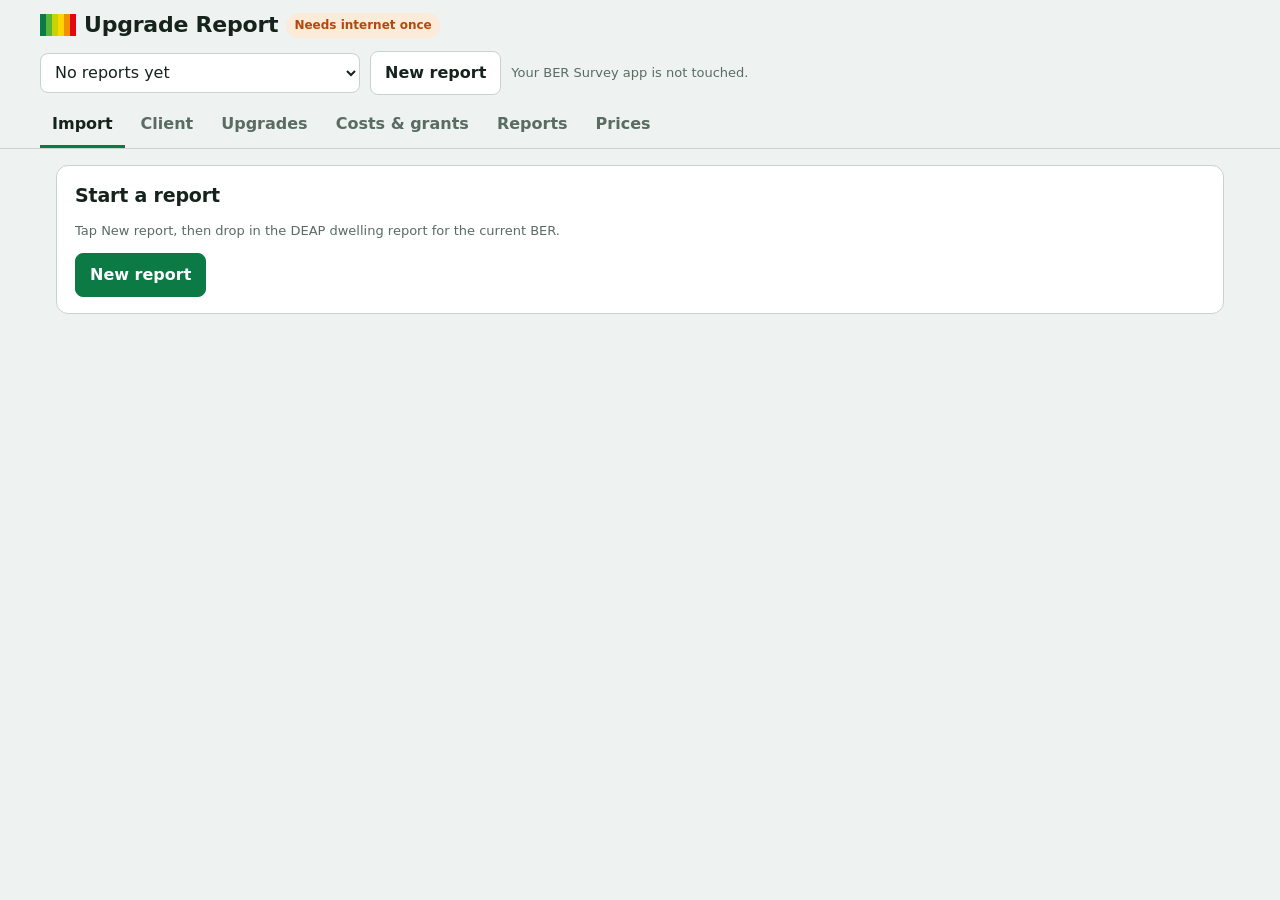
<file: ta/index.html>
<!doctype html>
<html lang="en-IE">
<head>
<meta charset="utf-8">
<meta name="viewport" content="width=device-width, initial-scale=1, viewport-fit=cover">
<meta name="apple-mobile-web-app-capable" content="yes">
<meta name="mobile-web-app-capable" content="yes">
<meta name="apple-mobile-web-app-title" content="Upgrade Report">
<meta name="theme-color" content="#0b7a45">
<link rel="manifest" href="manifest.webmanifest">
<link rel="apple-touch-icon" href="../apple-touch-icon.png">
<link rel="icon" href="../icon-192.png">
<title>Upgrade Report</title>
<style>
:root{
  --bg:#eef2f0; --surface:#ffffff; --sunk:#e3e9e6; --line:#c9d3ce;
  --ink:#16231d; --muted:#5a6b63; --accent:#0b7a45; --accent-ink:#ffffff; --accent-soft:#d6ede1;
  --warn:#b54708; --warn-soft:#fdebd9; --danger:#b42318;
  --f:-apple-system,BlinkMacSystemFont,"SF Pro Text",system-ui,"Segoe UI",Roboto,sans-serif;
  --r:10px;
}
@media (prefers-color-scheme:dark){:root:not([data-theme="light"]){
  --bg:#101714; --surface:#18221d; --sunk:#0c120f; --line:#2c3a33;
  --ink:#e4ece8; --muted:#94a69d; --accent:#3cc47f; --accent-ink:#06170e; --accent-soft:#173828;
  --warn:#f59e4b; --warn-soft:#3a2413; --danger:#f0776b; color-scheme:dark}}
:root[data-theme="dark"]{
  --bg:#101714; --surface:#18221d; --sunk:#0c120f; --line:#2c3a33;
  --ink:#e4ece8; --muted:#94a69d; --accent:#3cc47f; --accent-ink:#06170e; --accent-soft:#173828;
  --warn:#f59e4b; --warn-soft:#3a2413; --danger:#f0776b; color-scheme:dark}
*{box-sizing:border-box}
html{padding-top:env(safe-area-inset-top,0px)}
body{margin:0;background:var(--bg);color:var(--ink);font:16px/1.4 var(--f);-webkit-text-size-adjust:100%;-webkit-font-smoothing:antialiased}
[hidden]{display:none!important}
button,input,select,textarea{font:inherit;color:inherit}
h1,h2,h3{margin:0;font-weight:700;letter-spacing:-.01em}
header.top{position:sticky;top:env(safe-area-inset-top,0px);z-index:5;background:var(--bg);border-bottom:1px solid var(--line);padding:10px 16px 0}
.row{display:flex;gap:10px;align-items:center;flex-wrap:wrap}
.wrap{max-width:1200px;margin:0 auto}
.brand{display:flex;align-items:center;gap:8px;margin-right:auto}
.bands{display:flex;height:22px}.bands i{width:6px}
.brand h1{font-size:22px}
.pill{font-size:12px;font-weight:600;padding:4px 8px;border-radius:99px;background:var(--accent-soft);color:var(--accent);white-space:nowrap}
.pill.warn{background:var(--warn-soft);color:var(--warn)}
.badge{border:2px solid var(--line);border-radius:99px;padding:6px 12px;font-weight:700;white-space:nowrap}
.badge.ok{border-color:var(--accent);background:var(--accent-soft);color:var(--accent)}
.badge.bad{border-color:var(--warn);background:var(--warn-soft);color:var(--warn)}
.tabs{display:flex;gap:4px;margin-top:8px;overflow-x:auto}
.tab{border:0;background:none;padding:10px 12px;font-weight:600;font-size:16px;color:var(--muted);border-bottom:3px solid transparent;cursor:pointer;white-space:nowrap}
.tab[aria-selected=true]{color:var(--ink);border-bottom-color:var(--accent)}
main{max-width:1200px;margin:0 auto;padding:16px 16px 80px}
.card{background:var(--surface);border:1px solid var(--line);border-radius:12px;padding:16px 18px;margin-bottom:14px}
.card h2{font-size:19px;margin-bottom:4px}
.card h3{font-size:16px;margin:14px 0 6px}
.sub{color:var(--muted);font-size:13px}
.btn{min-height:44px;padding:0 14px;border-radius:8px;border:1px solid var(--line);background:var(--surface);cursor:pointer;font-weight:600;white-space:nowrap}
.btn.primary{background:var(--accent);color:var(--accent-ink);border-color:var(--accent)}
.btn.small{min-height:34px;padding:0 10px;font-size:14px}
.btn.danger{color:var(--danger)}
.btn.armed{background:var(--danger);color:#fff;border-color:var(--danger)}
select,input[type=text],input[type=email],input[type=tel],input[type=date],input:not([type]),input[inputmode],textarea{background:var(--surface);border:1px solid var(--line);border-radius:8px;padding:8px 10px;min-height:40px;width:100%}
textarea{min-height:80px;resize:vertical}
input:focus,select:focus,textarea:focus,button:focus-visible{outline:2px solid var(--accent);outline-offset:1px}
.grid2{display:grid;grid-template-columns:repeat(2,minmax(0,1fr));gap:10px 14px}
.grid3{display:grid;grid-template-columns:repeat(3,minmax(0,1fr));gap:10px 14px}
.grid4{display:grid;grid-template-columns:repeat(4,minmax(0,1fr));gap:10px}
@media (max-width:700px){.grid2,.grid3{grid-template-columns:1fr}.grid4{grid-template-columns:repeat(2,minmax(0,1fr))}}
.field{display:flex;flex-direction:column;gap:4px;min-width:0}
.field>span{font-size:13px;font-weight:500;color:var(--muted)}
.drop{border:2px dashed var(--line);border-radius:12px;padding:18px;text-align:center;cursor:pointer;background:var(--sunk);display:flex;flex-direction:column;gap:6px;align-items:center}
.drop.has{border-style:solid;border-color:var(--accent);background:var(--accent-soft)}
.drop b{font-size:17px}
.stat{background:var(--sunk);border-radius:10px;padding:10px 12px}
.stat b{font-size:20px;display:block;font-variant-numeric:tabular-nums}.stat span{font-size:12px;color:var(--muted)}
.stat.good{background:var(--accent-soft)}.stat.good b{color:var(--accent)}
.cmp{width:100%;border-collapse:collapse;font-size:15px;margin-top:8px}
.cmp th{font-size:12px;color:var(--muted);font-weight:600;text-align:right;padding:6px}
.cmp td{padding:8px 6px;border-top:1px solid var(--sunk);text-align:right;font-variant-numeric:tabular-nums}
.cmp td:first-child,.cmp th:first-child{text-align:left;color:var(--muted)}
.ber{display:inline-block;color:#fff;font-weight:700;padding:1px 8px;border-radius:5px;min-width:34px;text-align:center}
.checks{display:grid;grid-template-columns:repeat(5,minmax(0,1fr));gap:8px;margin-top:12px}
@media (max-width:800px){.checks{grid-template-columns:repeat(2,minmax(0,1fr))}}
.ck{border-radius:10px;padding:9px 10px;background:var(--accent-soft);font-size:13px}
.ck b{display:block;font-size:16px;color:var(--accent)}
.ck.bad{background:var(--warn-soft)}.ck.bad b{color:var(--warn)}
.ck.na{background:var(--sunk)}.ck.na b{color:var(--muted)}
.ck span{color:var(--muted);font-size:12px}
.tbl{width:100%;border-collapse:collapse;font-size:14px}
.tbl th{text-align:left;font-size:12px;color:var(--muted);font-weight:600;padding:6px;border-bottom:1px solid var(--line);white-space:nowrap}
.tbl td{padding:8px 6px;border-bottom:1px solid var(--sunk);vertical-align:middle}
.tbl .n{text-align:right;white-space:nowrap;font-variant-numeric:tabular-nums}
.tbl tr.grp td{background:var(--sunk);font-weight:600;font-size:13px;color:var(--muted);padding:6px}
.tbl tr.off td{color:var(--muted)}
.tbl input[inputmode]{width:66px;min-height:34px;padding:4px 6px;text-align:right}
.tbl select{min-height:34px;padding:4px 6px;width:auto;max-width:240px}
.tbl .ex{min-width:170px}@media (max-width:900px){.tbl .ex{min-width:140px}.tbl td,.tbl th{padding:6px 3px}.tbl input[inputmode]{width:54px}.tbl .ex select{font-size:14px}}.tbl .ex b{display:block;font-weight:600}.tbl .ex small{display:block}
.tbl .ex small{color:var(--muted)}
.tbl tr.tot td{font-weight:700;border-bottom:none}
.tblwrap{overflow-x:auto;margin:0 -6px}
.tog{appearance:none;-webkit-appearance:none;width:42px;height:24px;border-radius:99px;background:var(--line);position:relative;cursor:pointer;flex:none;margin:0;border:0}
.tog::after{content:"";position:absolute;top:2px;left:2px;width:20px;height:20px;border-radius:50%;background:#fff;transition:left .15s}
.tog:checked{background:var(--accent)}.tog:checked::after{left:20px}
.opts{display:grid;grid-template-columns:repeat(auto-fill,minmax(250px,1fr));gap:10px}
.opt{border:1px solid var(--line);border-radius:10px;padding:10px 12px;display:flex;flex-direction:column;gap:6px}
.opt .row{justify-content:space-between;flex-wrap:nowrap}
.opt .cost{font-weight:600;font-variant-numeric:tabular-nums}
.sum{display:grid;grid-template-columns:1fr auto;font-size:15px}
.sum div{padding:8px 4px;border-bottom:1px solid var(--sunk)}.sum div:nth-child(even){text-align:right;font-variant-numeric:tabular-nums}
.sum .t{font-weight:700;border-bottom:none;font-size:17px}
.sum .g{color:var(--accent)}
.doc{display:flex;gap:14px;align-items:center;padding:14px 0;border-bottom:1px solid var(--sunk)}
.doc:last-child{border-bottom:0}
.doc h3{margin:0;font-size:16px}.doc p{margin:2px 0 0;color:var(--muted);font-size:13px}
.doc .btn{margin-left:auto}
.warnbox{background:var(--warn-soft);color:var(--warn);border-radius:10px;padding:10px 12px;font-size:14px;margin-top:10px}
.okbox{background:var(--accent-soft);border-radius:10px;padding:10px 12px;font-size:14px;margin-top:10px}
.muted{color:var(--muted)}
.toast{position:fixed;left:50%;bottom:24px;transform:translateX(-50%);background:var(--ink);color:var(--bg);padding:10px 16px;border-radius:10px;font-size:14px;z-index:20}
</style>
</head>
<body>
<header class="top">
  <div class="wrap">
    <div class="row">
      <div class="brand"><div class="bands"><i style="background:#0b7a45"></i><i style="background:#5bb534"></i><i style="background:#c8d400"></i><i style="background:#ffd500"></i><i style="background:#f39200"></i><i style="background:#e30613"></i></div><h1>Upgrade Report</h1><span id="offline" class="pill warn">Needs internet once</span></div>
      <div id="topBadge"></div>
    </div>
    <div class="row" style="margin-top:10px">
      <select id="pick" style="max-width:320px"></select>
      <button class="btn" id="newBtn">New report</button>
      <span class="sub">Your BER Survey app is not touched.</span>
    </div>
    <nav class="tabs" id="tabs"></nav>
  </div>
</header>
<main id="main"></main>
<input type="file" id="fileA" accept="application/pdf,.pdf" hidden>
<input type="file" id="fileB" accept="application/pdf,.pdf" hidden>
<script src="pdf.min.js"></script>
<script src="pdftext.js"></script>
<script src="parse.js"></script>
<script src="calc.js"></script>
<script src="../jspdf.umd.min.js"></script>
<script src="../jspdf.plugin.autotable.min.js"></script>
<script src="app.js"></script>
<script src="reports.js"></script>
<script>
// Offline: this page has its own service worker so it opens with no signal
(function(){
  const el=document.getElementById('offline');
  if(!('serviceWorker' in navigator)) return;
  navigator.serviceWorker.register('sw.js',{scope:'./'}).then(()=>navigator.serviceWorker.ready).then(()=>{
    caches.keys().then(ks=>{ if(ks.some(k=>k.startsWith('ta-'))){ el.textContent='✓ Works offline'; el.className='pill'; } });
  }).catch(()=>{});
})();
</script>
</body>
</html>
</file>
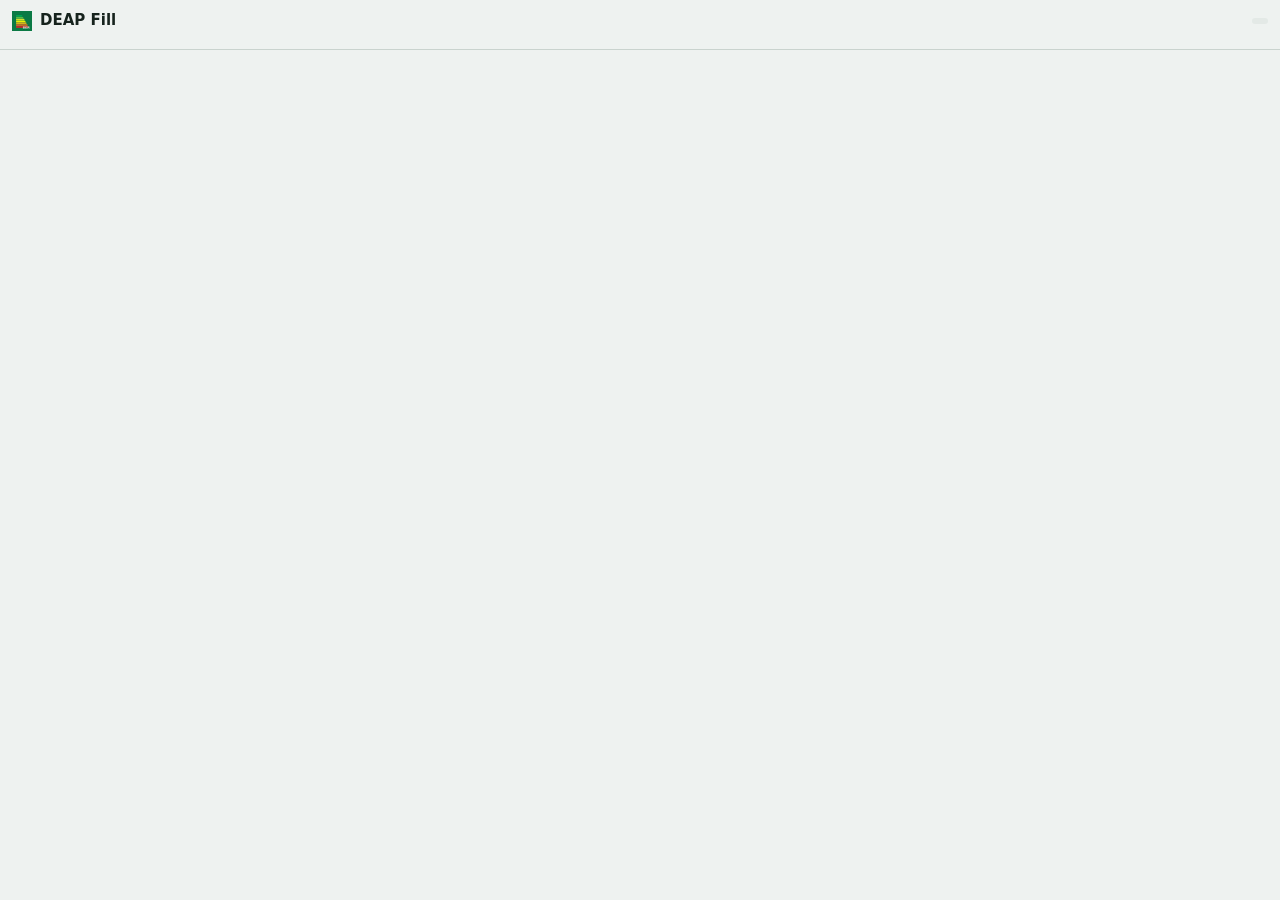
<file: deap-extension/sidepanel.html>
<!doctype html>
<html lang="en-IE">
<head>
<meta charset="utf-8">
<meta name="viewport" content="width=device-width, initial-scale=1">
<title>BER Survey DEAP Fill</title>
<link rel="stylesheet" href="sidepanel.css">
</head>
<body>
<header>
  <div class="brand"><img src="icons/icon-32.png" alt="" width="20" height="20"><b>DEAP Fill</b><span id="tabState" class="pill"></span></div>
  <div id="surveyBar"></div>
</header>
<main id="main"></main>
<div id="toast" hidden></div>
<script src="sidepanel.js"></script>
<script src="transfer.js"></script>
</body>
</html>
</file>
<file: deap-extension/sidepanel.css>
:root{
  --bg:#eef2f0;--surface:#fff;--sunk:#e3e9e6;--line:#c9d3ce;--ink:#16231d;--muted:#5a6b63;
  --accent:#0b7a45;--accent-ink:#fff;--accent-soft:#d6ede1;--warn:#b54708;--warn-soft:#fdebd9;--bad:#b42318;--bad-soft:#fde4e1;
  color-scheme:light}
@media (prefers-color-scheme:dark){:root{
  --bg:#101714;--surface:#18221d;--sunk:#0c120f;--line:#2c3a33;--ink:#e4ece8;--muted:#94a69d;
  --accent:#3cc47f;--accent-ink:#06170e;--accent-soft:#173828;--warn:#f59e4b;--warn-soft:#3a2413;--bad:#f0776b;--bad-soft:#3b1a17;color-scheme:dark}}
*{box-sizing:border-box}
body{margin:0;background:var(--bg);color:var(--ink);font:14px/1.4 system-ui,-apple-system,"Segoe UI",sans-serif}
header{position:sticky;top:0;z-index:2;background:var(--bg);border-bottom:1px solid var(--line);padding:10px 12px;display:flex;flex-direction:column;gap:8px}
.brand{display:flex;align-items:center;gap:8px;font-size:15px}
.pill{margin-left:auto;font-size:12px;font-weight:600;padding:3px 8px;border-radius:999px;background:var(--sunk);color:var(--muted);white-space:nowrap}
.pill.ok{background:var(--accent-soft);color:var(--accent)}
.pill.warn{background:var(--warn-soft);color:var(--warn)}
main{padding:12px;display:flex;flex-direction:column;gap:12px}
.card{background:var(--surface);border:1px solid var(--line);border-radius:10px;padding:12px;display:flex;flex-direction:column;gap:8px}
h2{font-size:15px;margin:0}
h3{font-size:12px;margin:6px 0 0;text-transform:uppercase;letter-spacing:.06em;color:var(--muted)}
.note{color:var(--muted);font-size:13px;margin:0}
.row{display:flex;gap:6px;flex-wrap:wrap;align-items:center}
button{font:inherit;cursor:pointer}
.btn{min-height:32px;padding:0 12px;border-radius:7px;border:1px solid var(--line);background:var(--surface);color:var(--ink);font-weight:600}
.btn.primary{background:var(--accent);color:var(--accent-ink);border-color:var(--accent)}
.btn.ghost{background:none;border-color:transparent;color:var(--muted)}
.btn:disabled{opacity:.5;cursor:default}
textarea{width:100%;min-height:90px;font:12px ui-monospace,Menlo,monospace;border:1px solid var(--line);border-radius:7px;padding:8px;background:var(--surface);color:var(--ink)}
label.chk{display:flex;gap:6px;align-items:center;font-size:13px;color:var(--muted)}
.chips{display:flex;gap:5px;flex-wrap:wrap}
.chips button{border:1px solid var(--line);background:var(--surface);color:var(--muted);border-radius:16px;padding:3px 10px;font-weight:600;font-size:13px}
.chips button[aria-pressed=true]{background:var(--ink);color:var(--bg);border-color:var(--ink)}
.chips .n{font-size:11px;opacity:.8;margin-left:3px}
.items{display:flex;flex-direction:column}
.it{display:grid;grid-template-columns:18px 1fr auto auto;gap:6px;align-items:center;padding:5px 0;border-top:1px solid var(--line)}
.it:first-child{border-top:0}
.it .k{min-width:0}
.it .k small{display:block;color:var(--muted);font-size:12px}
.v{border:1px solid transparent;background:var(--sunk);color:var(--ink);border-radius:6px;padding:2px 7px;font:12.5px ui-monospace,Menlo,monospace;max-width:150px;overflow:hidden;text-overflow:ellipsis;white-space:nowrap;text-align:right}
.v:hover{border-color:var(--accent)}
.teach{border:0;background:none;color:var(--accent);font-size:12px;font-weight:600;padding:2px 4px}
.dot{width:14px;height:14px;border-radius:50%;background:var(--sunk);border:1px solid var(--line);display:inline-block}
.dot.filled,.dot.same{background:var(--accent);border-color:var(--accent)}
.dot.kept{background:var(--warn);border-color:var(--warn)}
.dot.nomatch,.dot.norow,.dot.nooption,.dot.error{background:var(--bad);border-color:var(--bad)}
.dot.skipped{background:none;border-style:dashed}
.why{grid-column:2/-1;font-size:12px;color:var(--bad);margin-top:-2px}
.why.kept{color:var(--warn)}
.tbl{overflow-x:auto}
table{border-collapse:collapse;width:100%;font-size:12.5px}
th,td{padding:4px 5px;border-bottom:1px solid var(--line);text-align:left;vertical-align:top}
th{font-size:11px;color:var(--muted);font-weight:600}
td .v{max-width:110px}
td.filled .v,td.same .v{box-shadow:inset 3px 0 var(--accent)}
td.kept .v{box-shadow:inset 3px 0 var(--warn)}
td.nomatch .v,td.norow .v,td.nooption .v,td.error .v{box-shadow:inset 3px 0 var(--bad)}
.sum{font-size:13px;font-weight:600}
.sum .ok{color:var(--accent)}.sum .bad{color:var(--bad)}.sum .warn{color:var(--warn)}
.legend{display:flex;gap:10px;flex-wrap:wrap;font-size:12px;color:var(--muted)}
.legend span{display:inline-flex;gap:4px;align-items:center}
details>summary{cursor:pointer;font-weight:600}
.scan{max-height:260px;overflow:auto;font:12px ui-monospace,Menlo,monospace;background:var(--sunk);border-radius:6px;padding:6px;white-space:pre-wrap}
#toast{position:fixed;left:50%;bottom:16px;transform:translateX(-50%);background:var(--ink);color:var(--bg);padding:8px 14px;border-radius:7px;font-weight:600;z-index:5;max-width:90%}
.drop{border:2px dashed var(--line);border-radius:10px;padding:14px;text-align:center;color:var(--muted)}
.drop.on{border-color:var(--accent);color:var(--accent)}
ol.steps{margin:0;padding-left:18px;color:var(--muted);font-size:13px}
.btn.small{min-height:26px;padding:0 8px;font-size:12px}
.card.rec{border-color:var(--bad);box-shadow:0 0 0 2px var(--bad-soft)}
.card.rec h2{color:var(--bad)}
.steps2{display:flex;flex-direction:column;gap:2px}
.step{display:grid;grid-template-columns:20px 1fr;gap:6px;align-items:start;padding:4px 0;border-top:1px solid var(--line);font-weight:600}
.step:first-child{border-top:0}
.step small{display:block;font-weight:400;color:var(--muted);font-size:12px}
.step .ic{text-align:center;color:var(--muted)}
.step.done .ic{color:var(--accent)}.step.running .ic{color:var(--warn)}.step.failed .ic,.step.failed small{color:var(--bad)}
.needs{background:var(--warn-soft);color:var(--ink);border-radius:8px;padding:8px 10px;font-size:13px}
.chk.mem{display:flex;gap:8px;align-items:flex-start;background:var(--accent-soft);border-radius:8px;padding:8px;margin-top:8px}
.chk.mem small{color:var(--muted)}
.mem-box{display:flex;flex-direction:column;gap:2px;border-top:1px solid var(--line);padding-top:6px}
.memrow{display:flex;gap:8px;align-items:center;padding:5px 0;border-bottom:1px solid var(--line)}
.memrow small{display:block;color:var(--muted);font-size:12px}
.memrow .dot{width:9px;height:9px;border-radius:50%;flex:none}.memrow .dot.g{background:var(--accent)}.memrow .dot.a{background:var(--warn)}
.memrow .tag{font-size:11px;font-weight:700;background:var(--warn-soft);color:var(--warn);border-radius:5px;padding:1px 5px;margin-left:4px}
.mem-all summary{cursor:pointer;font-weight:600;padding:4px 0}
.cc{border:1px solid var(--line);border-radius:9px;overflow:hidden}
.cc-h{display:flex;align-items:center;gap:8px;padding:9px 10px 2px;background:var(--sunk)}
.cc-h b{flex:1}
.cc-sub{font-size:12px;color:var(--muted);padding:0 10px 8px;background:var(--sunk)}
.cr{display:grid;grid-template-columns:18px 1fr auto;gap:8px;align-items:center;padding:7px 10px;border-top:1px solid var(--line)}
.cr .ic{font-weight:700;text-align:center}
.cr.ok .ic{color:var(--accent)}
.cr.short{background:var(--warn-soft)}
.cr.short .ic,.cr.short .n{color:var(--warn)}
.cr .nm{font-weight:600;min-width:0}
.cr .nm small{display:block;font-weight:400;color:var(--muted);font-size:12px}
.cr.short .nm small{color:var(--ink)}
.cr .n{font-variant-numeric:tabular-nums;font-weight:700;white-space:nowrap}
.cr .n span{color:var(--muted);font-weight:500}
.cr .go{border:0;background:none;color:var(--accent);font-weight:600;font-size:12px;padding:0;margin-top:2px;display:block}
.runtime{margin:8px 0;font-size:13px}.runtime small{color:var(--muted);margin-left:6px}
</file>
